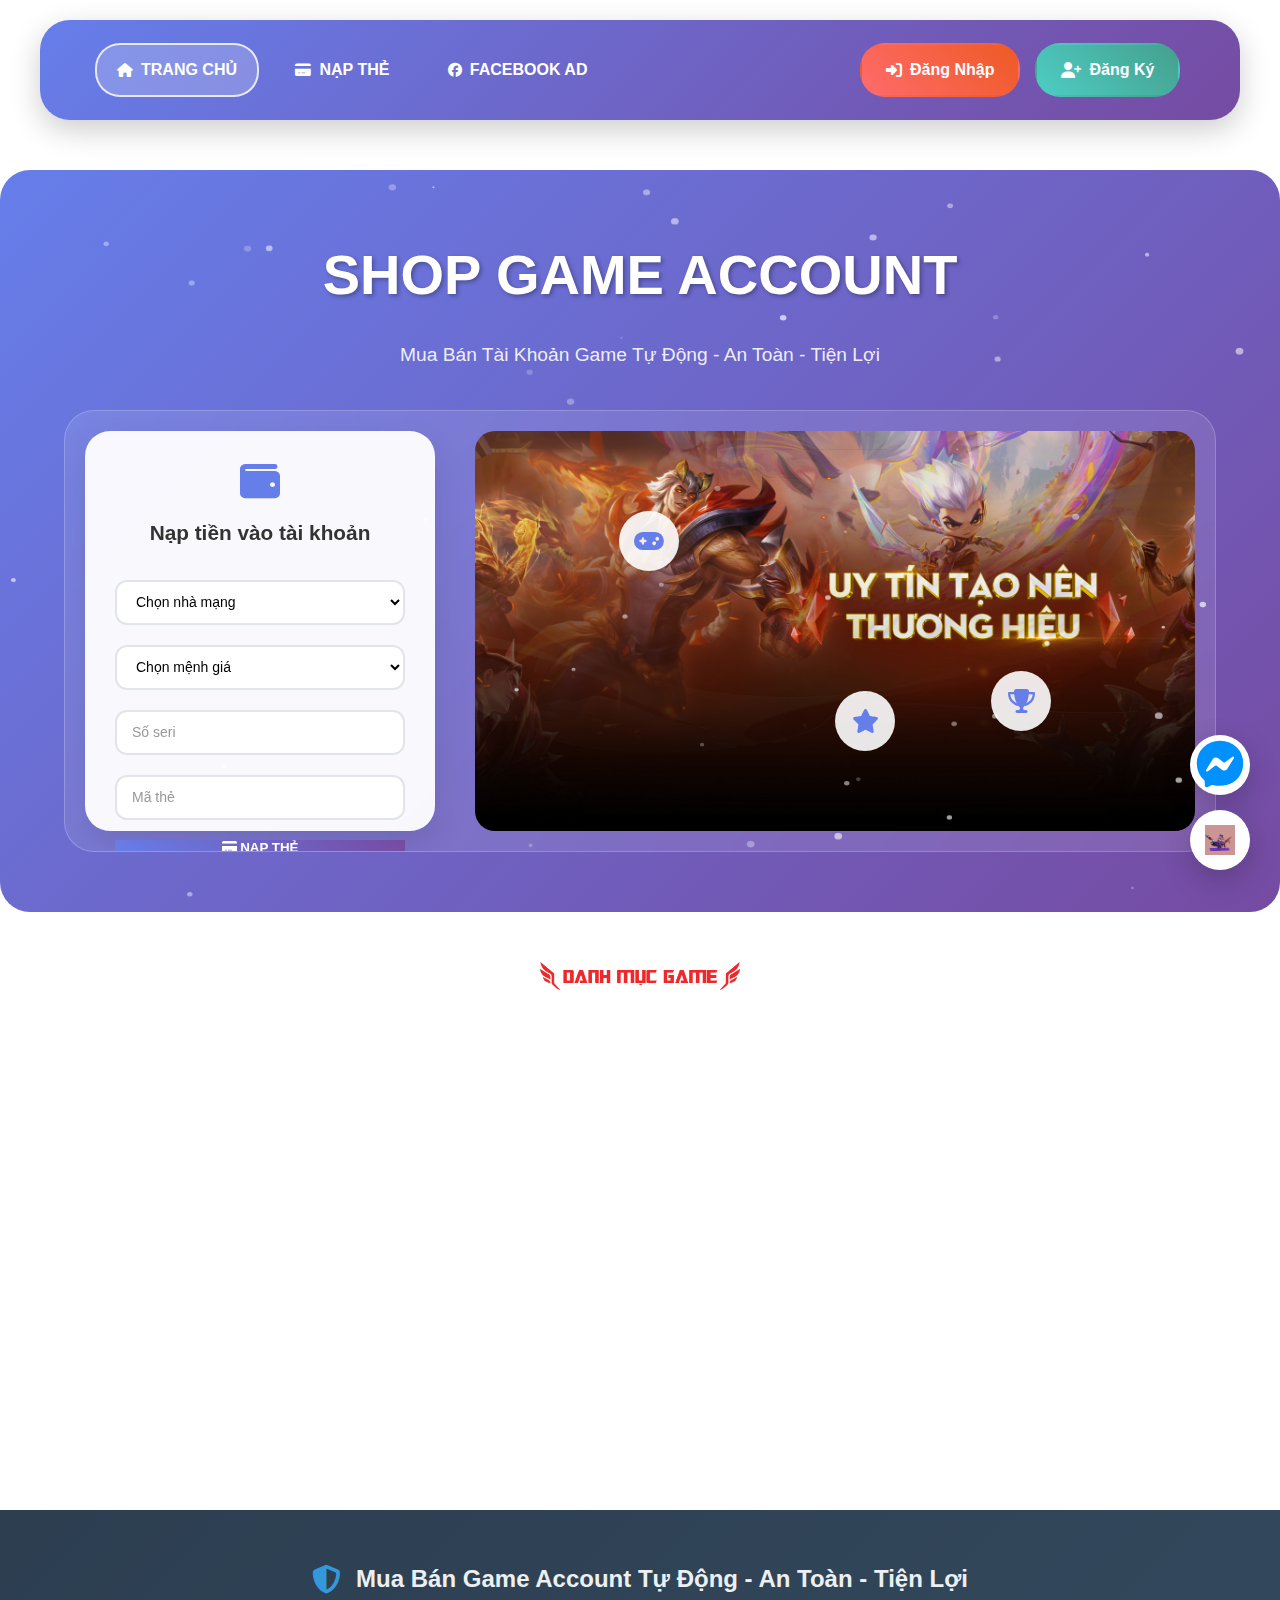
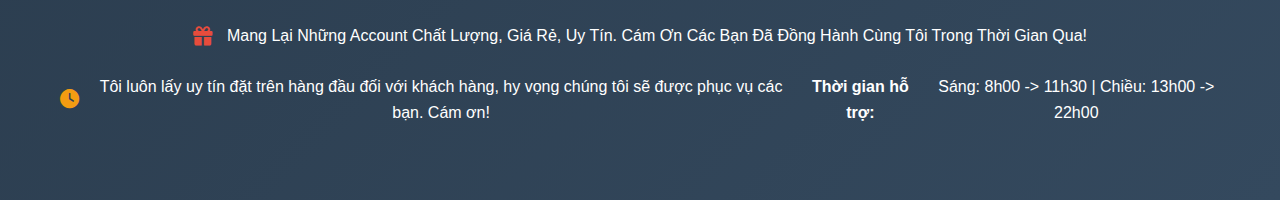
<file: index.html>
<!DOCTYPE html>
<html lang="vi">
  <head>
    <meta charset="UTF-8" />
    <meta name="viewport" content="width=device-width, initial-scale=1.0" />
    <link
      rel="stylesheet"
      href="https://cdnjs.cloudflare.com/ajax/libs/font-awesome/6.5.2/css/all.min.css"
    />
    <link rel="stylesheet" href="/CSS/style-index.css" />
    <title>Shop Game Account - Mua Bán Tài Khoản Game Uy Tín</title>
  </head>
  <body class="container">
    <!-- Loading Animation -->
    <div class="loading-screen" id="loadingScreen">
      <div class="loading-spinner">
        <div class="spinner"></div>
        <p>Đang tải...</p>
      </div>
    </div>

    <!-- Header với animation -->
    <header class="header-animated">
      <div class="header1">
        <nav>
          <a href="/index.html" class="nav-link active">
            <i class="fas fa-home"></i> Trang Chủ
          </a>
          <a href="/HTMLS/napthe.html" class="nav-link">
            <i class="fas fa-credit-card"></i> Nạp Thẻ
          </a>
          <a
            href="https://www.facebook.com/vpyy173"
            target="_blank"
            class="nav-link facebook-link"
          >
            <i class="fab fa-facebook"></i> Facebook AD
          </a>
        </nav>
      </div>
      <div class="header2">
        <a class="login-btn" href="/HTMLS/login.html">
          <i class="fas fa-sign-in-alt"></i> Đăng Nhập
        </a>
        <a class="register-btn" href="/HTMLS/register.html">
          <i class="fas fa-user-plus"></i> Đăng Ký
        </a>
      </div>
    </header>

    <div class="container">
      <!-- Hero Section với animation -->
      <div class="big1 hero-section">
        <div class="hero-content">
          <h1 class="hero-title">SHOP GAME ACCOUNT</h1>
          <p class="hero-subtitle">
            Mua Bán Tài Khoản Game Tự Động - An Toàn - Tiện Lợi
          </p>
        </div>
        <div class="big2 card-container">
          <div class="box1 napthe-card">
            <div class="card-header">
              <i class="fas fa-wallet"></i>
              <p>Nạp tiền vào tài khoản</p>
            </div>
            <form action="" class="napthe-form">
              <div class="form-group">
                <select class="nt nt1" name="nt" required>
                  <option value="">Chọn nhà mạng</option>
                  <option value="1">Viettel</option>
                  <option value="2">Mobiphone</option>
                  <option value="3">Vinaphone</option>
                  <option value="4">Garena</option>
                  <option value="5">Zing</option>
                </select>
              </div>
              <div class="form-group">
                <select class="nt nt3" name="nt" required>
                  <option value="">Chọn mệnh giá</option>
                  <option value="2">20,000 VND</option>
                  <option value="3">50,000 VND</option>
                  <option value="4">100,000 VND</option>
                  <option value="5">200,000 VND</option>
                  <option value="6">500,000 VND</option>
                </select>
              </div>
              <div class="form-group">
                <input
                  class="nt"
                  name="serial"
                  maxlength="16"
                  placeholder="Số seri"
                  required
                />
              </div>
              <div class="form-group">
                <input
                  class="nt"
                  name="mathe"
                  maxlength="16"
                  placeholder="Mã thẻ"
                  required
                />
              </div>
              <button class="nt2 submit-btn" type="submit">
                <i class="fas fa-credit-card"></i> NẠP THẺ
              </button>
            </form>
          </div>
          <div class="box2 hero-image">
            <div class="floating-elements">
              <div class="floating-icon" style="--delay: 0s">
                <i class="fas fa-gamepad"></i>
              </div>
              <div class="floating-icon" style="--delay: 1s">
                <i class="fas fa-trophy"></i>
              </div>
              <div class="floating-icon" style="--delay: 2s">
                <i class="fas fa-star"></i>
              </div>
            </div>
          </div>
        </div>
      </div>

      <!-- Game Accounts Section -->
      <div class="big3 game-accounts">
        <div class="dmg">
          <img src="/IMAGES/dmg.png" alt="dmg" class="dmg-image" />
        </div>
        <main class="big4">
          <div class="box3">
            <div class="lq game-card" data-game="lienquan">
              <div class="game-card-header">
                <h2><i class="fas fa-sword"></i> ACCOUNT LIÊN QUÂN</h2>
              </div>
              <div class="small2 game-image">
                <img src="/IMAGES/alq.gif" alt="alq" class="game-img" />
                <div class="game-overlay">
                  <span class="play-btn"><i class="fas fa-play"></i></span>
                </div>
              </div>
              <div class="small3 game-stats">
                <div class="stat-item">
                  <i class="fas fa-users"></i>
                  <p>
                    Tài khoản hiện có: <span class="stat-number">3,260</span>
                  </p>
                </div>
                <div class="stat-item">
                  <i class="fas fa-shopping-cart"></i>
                  <p>
                    Tài khoản đã bán: <span class="stat-number">2,301</span>
                  </p>
                </div>
                <a href="/HTMLS/showacc.html" class="view-all-btn">
                  <i class="fas fa-eye"></i> Xem tất cả
                </a>
              </div>
            </div>

            <div class="tk game-card" data-game="truykich">
              <div class="game-card-header">
                <h2><i class="fas fa-crosshairs"></i> ACCOUNT TRUY KÍCH</h2>
              </div>
              <div class="small5 game-image">
                <img src="/IMAGES/atk.png" alt="atk" class="game-img" />
                <div class="game-overlay">
                  <span class="play-btn"><i class="fas fa-play"></i></span>
                </div>
              </div>
              <div class="small6 game-stats">
                <div class="stat-item">
                  <i class="fas fa-users"></i>
                  <p>
                    Tài khoản hiện có: <span class="stat-number">3,260</span>
                  </p>
                </div>
                <div class="stat-item">
                  <i class="fas fa-shopping-cart"></i>
                  <p>
                    Tài khoản đã bán: <span class="stat-number">2,301</span>
                  </p>
                </div>
                <a href="/HTMLS/showacc.html" class="view-all-btn">
                  <i class="fas fa-eye"></i> Xem tất cả
                </a>
              </div>
            </div>
          </div>

          <div class="box4">
            <div class="ff game-card" data-game="freefire">
              <div class="game-card-header">
                <h2><i class="fas fa-fire"></i> ACCOUNT FREEFIRE</h2>
              </div>
              <div class="small8 game-image">
                <img src="/IMAGES/aff.gif" alt="aff" class="game-img" />
                <div class="game-overlay">
                  <span class="play-btn"><i class="fas fa-play"></i></span>
                </div>
              </div>
              <div class="small9 game-stats">
                <div class="stat-item">
                  <i class="fas fa-users"></i>
                  <p>
                    Tài khoản hiện có: <span class="stat-number">3,260</span>
                  </p>
                </div>
                <div class="stat-item">
                  <i class="fas fa-shopping-cart"></i>
                  <p>
                    Tài khoản đã bán: <span class="stat-number">2,301</span>
                  </p>
                </div>
                <a href="/HTMLS/showacc.html" class="view-all-btn">
                  <i class="fas fa-eye"></i> Xem tất cả
                </a>
              </div>
            </div>

            <div class="lm game-card" data-game="lmht">
              <div class="game-card-header">
                <h2><i class="fas fa-crown"></i> ACCOUNT LMHT</h2>
              </div>
              <div class="small11 game-image">
                <img src="/IMAGES/alm.gif" alt="alm" class="game-img" />
                <div class="game-overlay">
                  <span class="play-btn"><i class="fas fa-play"></i></span>
                </div>
              </div>
              <div class="small12 game-stats">
                <div class="stat-item">
                  <i class="fas fa-users"></i>
                  <p>
                    Tài khoản hiện có: <span class="stat-number">3,260</span>
                  </p>
                </div>
                <div class="stat-item">
                  <i class="fas fa-shopping-cart"></i>
                  <p>
                    Tài khoản đã bán: <span class="stat-number">2,301</span>
                  </p>
                </div>
                <a href="/HTMLS/showacc.html" class="view-all-btn">
                  <i class="fas fa-eye"></i> Xem tất cả
                </a>
              </div>
            </div>
          </div>
        </main>
      </div>
    </div>

    <!-- Floating Action Buttons -->
    <div class="mes floating-actions">
      <a
        href="https://www.messenger.com/"
        target="_blank"
        class="messenger-btn"
      >
        <i class="fa-brands fa-facebook-messenger fa-2xl"></i>
        <span class="tooltip">Chat với chúng tôi</span>
      </a>
      <a href="index.html" class="home-btn">
        <img src="/IMAGES/tc.png" alt="trangchu" />
        <span class="tooltip">Về trang chủ</span>
      </a>
    </div>

    <!-- Footer với animation -->
    <footer class="footer-animated">
      <div class="footer-content">
        <div class="ft1">
          <i class="fas fa-shield-alt"></i>
          Mua Bán Game Account Tự Động - An Toàn - Tiện Lợi
        </div>
        <div class="ft2">
          <i class="fas fa-gift"></i>
          Mang Lại Những Account Chất Lượng, Giá Rẻ, Uy Tín. Cám Ơn Các Bạn Đã
          Đồng Hành Cùng Tôi Trong Thời Gian Qua!
        </div>
        <div class="ft3">
          <i class="fas fa-clock"></i>
          Tôi luôn lấy uy tín đặt trên hàng đầu đối với khách hàng, hy vọng
          chúng tôi sẽ được phục vụ các bạn. Cám ơn!
          <br />
          <strong>Thời gian hỗ trợ:</strong> Sáng: 8h00 -> 11h30 | Chiều: 13h00
          -> 22h00
        </div>
      </div>
    </footer>

    <!-- Scripts -->
    <script src="/JS/index.js"></script>
  </body>
</html>
</file>
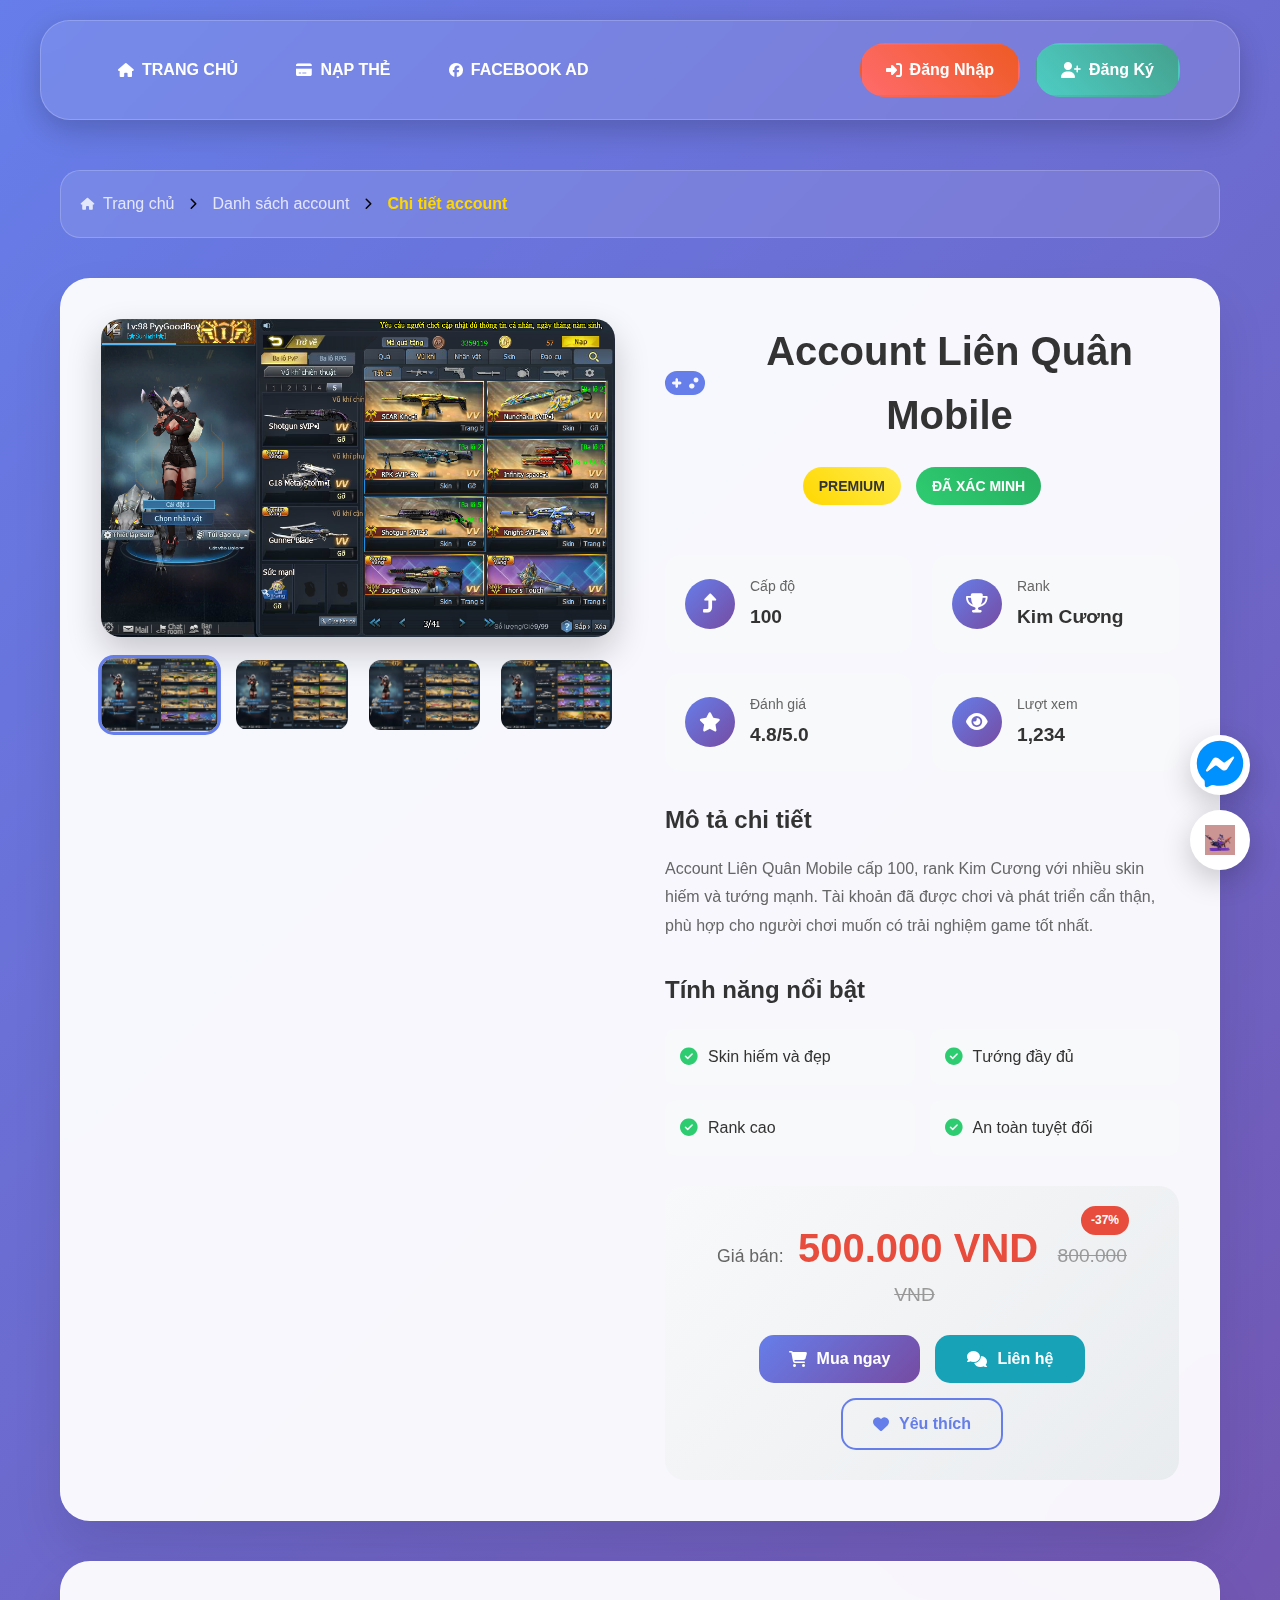
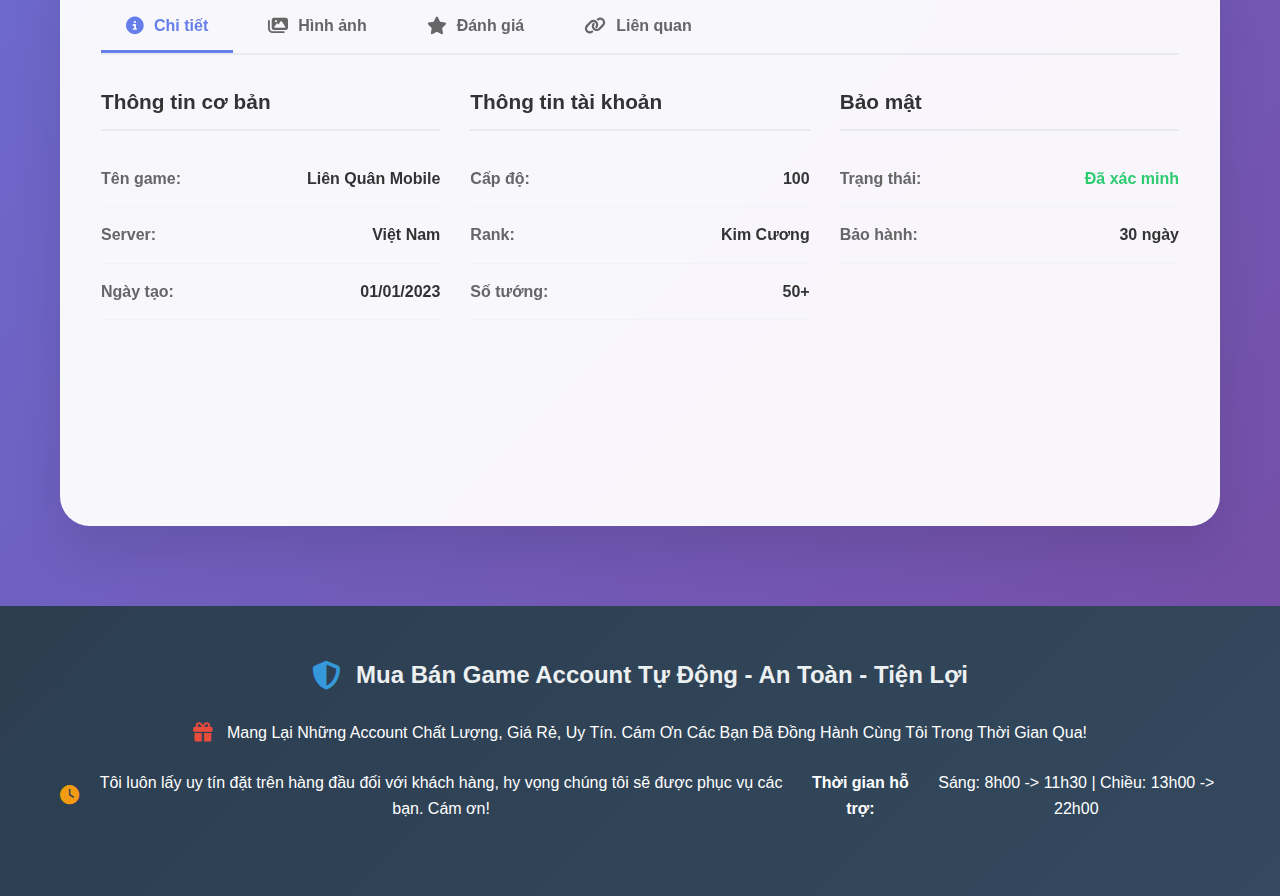
<file: HTMLS/acc.html>
<!DOCTYPE html>
<html lang="vi">
  <head>
    <meta charset="UTF-8" />
    <meta name="viewport" content="width=device-width, initial-scale=1.0" />
    <link
      rel="stylesheet"
      href="https://cdnjs.cloudflare.com/ajax/libs/font-awesome/6.5.2/css/all.min.css"
    />
    <link rel="stylesheet" href="/CSS/style-acc.css" />
    <title>Chi Tiết Account - Shop Game Account</title>
  </head>
  <body class="container">
    <!-- Loading Animation -->
    <div class="loading-screen" id="loadingScreen">
      <div class="loading-spinner">
        <div class="spinner"></div>
        <p>Đang tải...</p>
      </div>
    </div>

    <!-- Header với animation -->
    <header class="header-animated">
      <div class="header1">
        <nav>
          <a href="/index.html" class="nav-link">
            <i class="fas fa-home"></i> Trang Chủ
          </a>
          <a href="/HTMLS/napthe.html" class="nav-link">
            <i class="fas fa-credit-card"></i> Nạp Thẻ
          </a>
          <a
            href="https://www.facebook.com/vpyy173"
            target="_blank"
            class="nav-link facebook-link"
          >
            <i class="fab fa-facebook"></i> Facebook AD
          </a>
        </nav>
      </div>
      <div class="header2">
        <a class="login-btn" href="/HTMLS/login.html">
          <i class="fas fa-sign-in-alt"></i> Đăng Nhập
        </a>
        <a class="register-btn" href="/HTMLS/register.html">
          <i class="fas fa-user-plus"></i> Đăng Ký
        </a>
      </div>
    </header>

    <!-- Main Content -->
    <div class="main-container">
      <!-- Breadcrumb Navigation -->
      <div class="breadcrumb">
        <a href="/index.html" class="breadcrumb-item">
          <i class="fas fa-home"></i> Trang chủ
        </a>
        <i class="fas fa-chevron-right"></i>
        <a href="/HTMLS/showacc.html" class="breadcrumb-item"
          >Danh sách account</a
        >
        <i class="fas fa-chevron-right"></i>
        <span class="breadcrumb-item active">Chi tiết account</span>
      </div>

      <!-- Account Detail Section -->
      <div class="account-detail-section">
        <div class="detail-container">
          <!-- Account Images -->
          <div class="account-images">
            <div class="main-image">
              <img src="/IMAGES/ma1.png" alt="Account Main" id="mainImage" />
              <div class="image-overlay">
                <button class="zoom-btn" id="zoomBtn">
                  <i class="fas fa-search-plus"></i>
                </button>
              </div>
            </div>
            <div class="thumbnail-images">
              <div class="thumbnail active" data-image="/IMAGES/ma1.png">
                <img src="/IMAGES/ma1.png" alt="Thumbnail 1" />
              </div>
              <div class="thumbnail" data-image="/IMAGES/ma2.png">
                <img src="/IMAGES/ma2.png" alt="Thumbnail 2" />
              </div>
              <div class="thumbnail" data-image="/IMAGES/ma3.png">
                <img src="/IMAGES/ma3.png" alt="Thumbnail 3" />
              </div>
              <div class="thumbnail" data-image="/IMAGES/ma4.png">
                <img src="/IMAGES/ma4.png" alt="Thumbnail 4" />
              </div>
            </div>
          </div>

          <!-- Account Information -->
          <div class="account-info">
            <div class="info-header">
              <h1 class="account-title">
                <i class="fas fa-gamepad"></i> Account Liên Quân Mobile
              </h1>
              <div class="account-badge">
                <span class="badge premium">Premium</span>
                <span class="badge verified">Đã xác minh</span>
              </div>
            </div>

            <div class="account-stats">
              <div class="stat-item">
                <div class="stat-icon">
                  <i class="fas fa-level-up-alt"></i>
                </div>
                <div class="stat-content">
                  <span class="stat-label">Cấp độ</span>
                  <span class="stat-value">100</span>
                </div>
              </div>

              <div class="stat-item">
                <div class="stat-icon">
                  <i class="fas fa-trophy"></i>
                </div>
                <div class="stat-content">
                  <span class="stat-label">Rank</span>
                  <span class="stat-value">Kim Cương</span>
                </div>
              </div>

              <div class="stat-item">
                <div class="stat-icon">
                  <i class="fas fa-star"></i>
                </div>
                <div class="stat-content">
                  <span class="stat-label">Đánh giá</span>
                  <span class="stat-value">4.8/5.0</span>
                </div>
              </div>

              <div class="stat-item">
                <div class="stat-icon">
                  <i class="fas fa-eye"></i>
                </div>
                <div class="stat-content">
                  <span class="stat-label">Lượt xem</span>
                  <span class="stat-value">1,234</span>
                </div>
              </div>
            </div>

            <div class="account-description">
              <h3>Mô tả chi tiết</h3>
              <p>
                Account Liên Quân Mobile cấp 100, rank Kim Cương với nhiều skin
                hiếm và tướng mạnh. Tài khoản đã được chơi và phát triển cẩn
                thận, phù hợp cho người chơi muốn có trải nghiệm game tốt nhất.
              </p>
            </div>

            <div class="account-features">
              <h3>Tính năng nổi bật</h3>
              <div class="features-grid">
                <div class="feature-item">
                  <i class="fas fa-check-circle"></i>
                  <span>Skin hiếm và đẹp</span>
                </div>
                <div class="feature-item">
                  <i class="fas fa-check-circle"></i>
                  <span>Tướng đầy đủ</span>
                </div>
                <div class="feature-item">
                  <i class="fas fa-check-circle"></i>
                  <span>Rank cao</span>
                </div>
                <div class="feature-item">
                  <i class="fas fa-check-circle"></i>
                  <span>An toàn tuyệt đối</span>
                </div>
              </div>
            </div>

            <div class="account-price-section">
              <div class="price-info">
                <span class="price-label">Giá bán:</span>
                <span class="price-value">500.000 VND</span>
                <span class="price-original">800.000 VND</span>
                <span class="discount-badge">-37%</span>
              </div>

              <div class="action-buttons">
                <button class="btn-primary" id="buyBtn">
                  <i class="fas fa-shopping-cart"></i>
                  <span>Mua ngay</span>
                </button>
                <button class="btn-secondary" id="contactBtn">
                  <i class="fas fa-comments"></i>
                  <span>Liên hệ</span>
                </button>
                <button class="btn-outline" id="wishlistBtn">
                  <i class="fas fa-heart"></i>
                  <span>Yêu thích</span>
                </button>
              </div>
            </div>
          </div>
        </div>
      </div>

      <!-- Additional Information -->
      <div class="additional-info">
        <div class="info-tabs">
          <div class="tab-header">
            <button class="tab-btn active" data-tab="details">
              <i class="fas fa-info-circle"></i> Chi tiết
            </button>
            <button class="tab-btn" data-tab="screenshots">
              <i class="fas fa-images"></i> Hình ảnh
            </button>
            <button class="tab-btn" data-tab="reviews">
              <i class="fas fa-star"></i> Đánh giá
            </button>
            <button class="tab-btn" data-tab="related">
              <i class="fas fa-link"></i> Liên quan
            </button>
          </div>

          <div class="tab-content">
            <!-- Details Tab -->
            <div class="tab-pane active" id="details">
              <div class="details-grid">
                <div class="detail-group">
                  <h4>Thông tin cơ bản</h4>
                  <div class="detail-item">
                    <span class="detail-label">Tên game:</span>
                    <span class="detail-value">Liên Quân Mobile</span>
                  </div>
                  <div class="detail-item">
                    <span class="detail-label">Server:</span>
                    <span class="detail-value">Việt Nam</span>
                  </div>
                  <div class="detail-item">
                    <span class="detail-label">Ngày tạo:</span>
                    <span class="detail-value">01/01/2023</span>
                  </div>
                </div>

                <div class="detail-group">
                  <h4>Thông tin tài khoản</h4>
                  <div class="detail-item">
                    <span class="detail-label">Cấp độ:</span>
                    <span class="detail-value">100</span>
                  </div>
                  <div class="detail-item">
                    <span class="detail-label">Rank:</span>
                    <span class="detail-value">Kim Cương</span>
                  </div>
                  <div class="detail-item">
                    <span class="detail-label">Số tướng:</span>
                    <span class="detail-value">50+</span>
                  </div>
                </div>

                <div class="detail-group">
                  <h4>Bảo mật</h4>
                  <div class="detail-item">
                    <span class="detail-label">Trạng thái:</span>
                    <span class="detail-value verified">Đã xác minh</span>
                  </div>
                  <div class="detail-item">
                    <span class="detail-label">Bảo hành:</span>
                    <span class="detail-value">30 ngày</span>
                  </div>
                </div>
              </div>
            </div>

            <!-- Screenshots Tab -->
            <div class="tab-pane" id="screenshots">
              <div class="screenshots-grid">
                <div class="screenshot-item">
                  <img src="/IMAGES/ma1.png" alt="Screenshot 1" />
                </div>
                <div class="screenshot-item">
                  <img src="/IMAGES/ma2.png" alt="Screenshot 2" />
                </div>
                <div class="screenshot-item">
                  <img src="/IMAGES/ma3.png" alt="Screenshot 3" />
                </div>
                <div class="screenshot-item">
                  <img src="/IMAGES/ma4.png" alt="Screenshot 4" />
                </div>
              </div>
            </div>

            <!-- Reviews Tab -->
            <div class="tab-pane" id="reviews">
              <div class="reviews-container">
                <div class="review-summary">
                  <div class="rating-overview">
                    <div class="overall-rating">
                      <span class="rating-number">4.8</span>
                      <div class="rating-stars">
                        <i class="fas fa-star"></i>
                        <i class="fas fa-star"></i>
                        <i class="fas fa-star"></i>
                        <i class="fas fa-star"></i>
                        <i class="fas fa-star-half-alt"></i>
                      </div>
                      <span class="total-reviews">Dựa trên 156 đánh giá</span>
                    </div>
                  </div>
                </div>

                <div class="review-list">
                  <div class="review-item">
                    <div class="review-header">
                      <div class="reviewer-info">
                        <img
                          src="/IMAGES/aff.gif"
                          alt="Reviewer"
                          class="reviewer-avatar"
                        />
                        <span class="reviewer-name">Nguyễn Văn A</span>
                      </div>
                      <div class="review-rating">
                        <i class="fas fa-star"></i>
                        <i class="fas fa-star"></i>
                        <i class="fas fa-star"></i>
                        <i class="fas fa-star"></i>
                        <i class="fas fa-star"></i>
                      </div>
                    </div>
                    <p class="review-text">
                      Account rất tốt, rank cao và skin đẹp. Giao dịch nhanh
                      chóng, an toàn. Rất hài lòng!
                    </p>
                    <span class="review-date">2 ngày trước</span>
                  </div>

                  <div class="review-item">
                    <div class="review-header">
                      <div class="reviewer-info">
                        <img
                          src="/IMAGES/alm.gif"
                          alt="Reviewer"
                          class="reviewer-avatar"
                        />
                        <span class="reviewer-name">Trần Thị B</span>
                      </div>
                      <div class="review-rating">
                        <i class="fas fa-star"></i>
                        <i class="fas fa-star"></i>
                        <i class="fas fa-star"></i>
                        <i class="fas fa-star"></i>
                        <i class="far fa-star"></i>
                      </div>
                    </div>
                    <p class="review-text">
                      Tài khoản đúng như mô tả, giao dịch thuận tiện. Sẽ mua
                      lại!
                    </p>
                    <span class="review-date">1 tuần trước</span>
                  </div>
                </div>
              </div>
            </div>

            <!-- Related Tab -->
            <div class="tab-pane" id="related">
              <div class="related-accounts">
                <h4>Account tương tự</h4>
                <div class="related-grid">
                  <div class="related-card">
                    <img src="/IMAGES/ma2.png" alt="Related Account 1" />
                    <div class="related-info">
                      <span class="related-title">Account LQ Cấp 95</span>
                      <span class="related-price">450.000 VND</span>
                    </div>
                  </div>
                  <div class="related-card">
                    <img src="/IMAGES/ma3.png" alt="Related Account 2" />
                    <div class="related-info">
                      <span class="related-title">Account LQ Cấp 98</span>
                      <span class="related-price">480.000 VND</span>
                    </div>
                  </div>
                  <div class="related-card">
                    <img src="/IMAGES/ma4.png" alt="Related Account 3" />
                    <div class="related-info">
                      <span class="related-title">Account LQ Cấp 92</span>
                      <span class="related-price">420.000 VND</span>
                    </div>
                  </div>
                </div>
              </div>
            </div>
          </div>
        </div>
      </div>
    </div>

    <!-- Floating Action Buttons -->
    <div class="mes floating-actions">
      <a
        href="https://www.messenger.com/"
        target="_blank"
        class="messenger-btn"
      >
        <i class="fa-brands fa-facebook-messenger fa-2xl"></i>
        <span class="tooltip">Chat với chúng tôi</span>
      </a>
      <a href="/index.html" class="home-btn">
        <img src="/IMAGES/tc.png" alt="trangchu" />
        <span class="tooltip">Về trang chủ</span>
      </a>
    </div>

    <!-- Footer với animation -->
    <footer class="footer-animated">
      <div class="footer-content">
        <div class="ft1">
          <i class="fas fa-shield-alt"></i>
          Mua Bán Game Account Tự Động - An Toàn - Tiện Lợi
        </div>
        <div class="ft2">
          <i class="fas fa-gift"></i>
          Mang Lại Những Account Chất Lượng, Giá Rẻ, Uy Tín. Cám Ơn Các Bạn Đã
          Đồng Hành Cùng Tôi Trong Thời Gian Qua!
        </div>
        <div class="ft3">
          <i class="fas fa-clock"></i>
          Tôi luôn lấy uy tín đặt trên hàng đầu đối với khách hàng, hy vọng
          chúng tôi sẽ được phục vụ các bạn. Cám ơn!
          <br />
          <strong>Thời gian hỗ trợ:</strong> Sáng: 8h00 -> 11h30 | Chiều: 13h00
          -> 22h00
        </div>
      </div>
    </footer>

    <!-- Scripts -->
    <script src="/JS/acc.js"></script>
  </body>
</html>
</file>
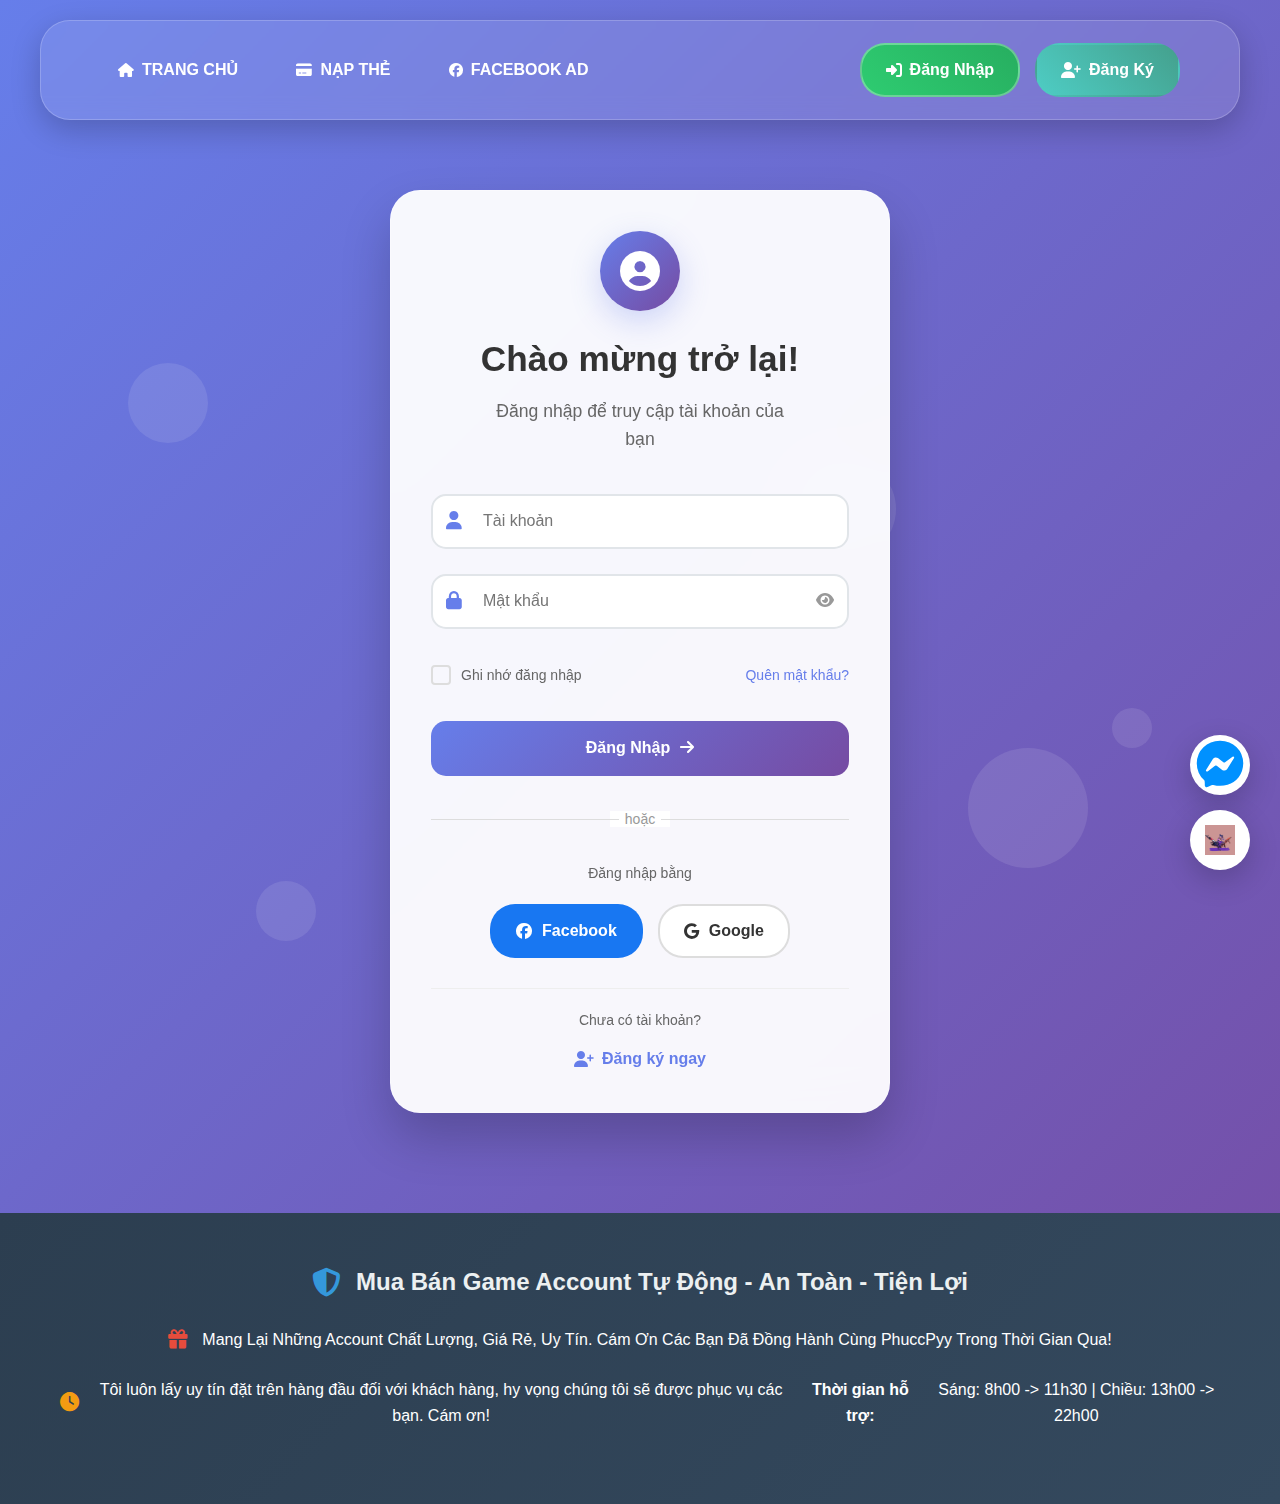
<file: HTMLS/login.html>
<!DOCTYPE html>
<html lang="vi">
  <head>
    <meta charset="UTF-8" />
    <meta name="viewport" content="width=device-width, initial-scale=1.0" />
    <link
      rel="stylesheet"
      href="https://cdnjs.cloudflare.com/ajax/libs/font-awesome/6.5.2/css/all.min.css"
    />
    <link rel="stylesheet" href="/CSS/style-login.css" />
    <title>Đăng nhập - Shop Game Account</title>
  </head>
  <body class="container">
    <!-- Loading Animation -->
    <div class="loading-screen" id="loadingScreen">
      <div class="loading-spinner">
        <div class="spinner"></div>
        <p>Đang tải...</p>
      </div>
    </div>

    <!-- Header với animation -->
    <header class="header-animated">
      <div class="header1">
        <nav>
          <a href="/index.html" class="nav-link">
            <i class="fas fa-home"></i> Trang Chủ
          </a>
          <a href="/HTMLS/napthe.html" class="nav-link">
            <i class="fas fa-credit-card"></i> Nạp Thẻ
          </a>
          <a
            href="https://www.facebook.com/vpyy173"
            target="_blank"
            class="nav-link facebook-link"
          >
            <i class="fab fa-facebook"></i> Facebook AD
          </a>
        </nav>
      </div>
      <div class="header2">
        <a class="login-btn active" href="/HTMLS/login.html">
          <i class="fas fa-sign-in-alt"></i> Đăng Nhập
        </a>
        <a class="register-btn" href="/HTMLS/register.html">
          <i class="fas fa-user-plus"></i> Đăng Ký
        </a>
      </div>
    </header>

    <!-- Main Content -->
    <div class="main-container">
      <!-- Background Animation -->
      <div class="background-animation">
        <div class="floating-shapes">
          <div class="shape shape-1"></div>
          <div class="shape shape-2"></div>
          <div class="shape shape-3"></div>
          <div class="shape shape-4"></div>
          <div class="shape shape-5"></div>
        </div>
      </div>

      <!-- Login Form Container -->
      <div class="big1 login-container">
        <div class="big2 form-wrapper">
          <!-- Welcome Section -->
          <div class="welcome-section">
            <div class="welcome-icon">
              <i class="fas fa-user-circle"></i>
            </div>
            <h1 class="welcome-title">Chào mừng trở lại!</h1>
            <p class="welcome-subtitle">
              Đăng nhập để truy cập tài khoản của bạn
            </p>
          </div>

          <!-- Login Form -->
          <div class="box1 login-form-container">
            <form action="" method="" class="login-form" id="loginForm">
              <div class="form-group">
                <div class="input-wrapper">
                  <i class="fa-solid fa-user input-icon"></i>
                  <input
                    class="tk form-input"
                    type="text"
                    name="tk"
                    id="tk"
                    maxlength="16"
                    placeholder="Tài khoản"
                    required
                  />
                  <div class="input-line"></div>
                </div>
              </div>

              <div class="form-group">
                <div class="input-wrapper">
                  <i class="fa-solid fa-lock input-icon"></i>
                  <input
                    class="mk form-input"
                    type="password"
                    name="mk"
                    id="mk"
                    maxlength="16"
                    placeholder="Mật khẩu"
                    required
                  />
                  <div class="input-line"></div>
                  <button
                    type="button"
                    class="toggle-password"
                    id="togglePassword"
                  >
                    <i class="fas fa-eye"></i>
                  </button>
                </div>
              </div>

              <div class="form-options">
                <label for="gn" class="checkbox-wrapper">
                  <input type="checkbox" name="gn" id="gn" />
                  <span class="checkmark"></span>
                  <span class="checkbox-text">Ghi nhớ đăng nhập</span>
                </label>
                <a href="#" class="forgot-password">Quên mật khẩu?</a>
              </div>

              <button type="submit" class="login-submit-btn">
                <span class="btn-text">Đăng Nhập</span>
                <span class="btn-icon"><i class="fas fa-arrow-right"></i></span>
              </button>
            </form>

            <!-- Divider -->
            <div class="divider">
              <span>hoặc</span>
            </div>

            <!-- Alternative Login Options -->
            <div class="box2 alternative-login">
              <p class="alternative-text">Đăng nhập bằng</p>
              <div class="social-buttons">
                <a
                  class="social-btn facebook-btn"
                  href="https://www.facebook.com/"
                  target="_blank"
                >
                  <i class="fa-brands fa-facebook"></i>
                  <span>Facebook</span>
                </a>
                <a
                  class="social-btn google-btn"
                  href="https://www.google.com"
                  target="_blank"
                >
                  <i class="fa-brands fa-google"></i>
                  <span>Google</span>
                </a>
              </div>
            </div>

            <!-- Register Link -->
            <div class="register-section">
              <p>Chưa có tài khoản?</p>
              <a class="register-link" href="/HTMLS/register.html">
                <i class="fas fa-user-plus"></i> Đăng ký ngay
              </a>
            </div>
          </div>
        </div>
      </div>
    </div>

    <!-- Floating Action Buttons -->
    <div class="mes floating-actions">
      <a
        href="https://www.messenger.com/"
        target="_blank"
        class="messenger-btn"
      >
        <i class="fa-brands fa-facebook-messenger fa-2xl"></i>
        <span class="tooltip">Chat với chúng tôi</span>
      </a>
      <a href="/index.html" class="home-btn">
        <img src="/IMAGES/tc.png" alt="trangchu" />
        <span class="tooltip">Về trang chủ</span>
      </a>
    </div>

    <!-- Footer với animation -->
    <footer class="footer-animated">
      <div class="footer-content">
        <div class="ft1">
          <i class="fas fa-shield-alt"></i>
          Mua Bán Game Account Tự Động - An Toàn - Tiện Lợi
        </div>
        <div class="ft2">
          <i class="fas fa-gift"></i>
          Mang Lại Những Account Chất Lượng, Giá Rẻ, Uy Tín. Cám Ơn Các Bạn Đã
          Đồng Hành Cùng PhuccPyy Trong Thời Gian Qua!
        </div>
        <div class="ft3">
          <i class="fas fa-clock"></i>
          Tôi luôn lấy uy tín đặt trên hàng đầu đối với khách hàng, hy vọng
          chúng tôi sẽ được phục vụ các bạn. Cám ơn!
          <br />
          <strong>Thời gian hỗ trợ:</strong> Sáng: 8h00 -> 11h30 | Chiều: 13h00
          -> 22h00
        </div>
      </div>
    </footer>

    <!-- Scripts -->
    <script src="/JS/login.js"></script>
  </body>
</html>
</file>
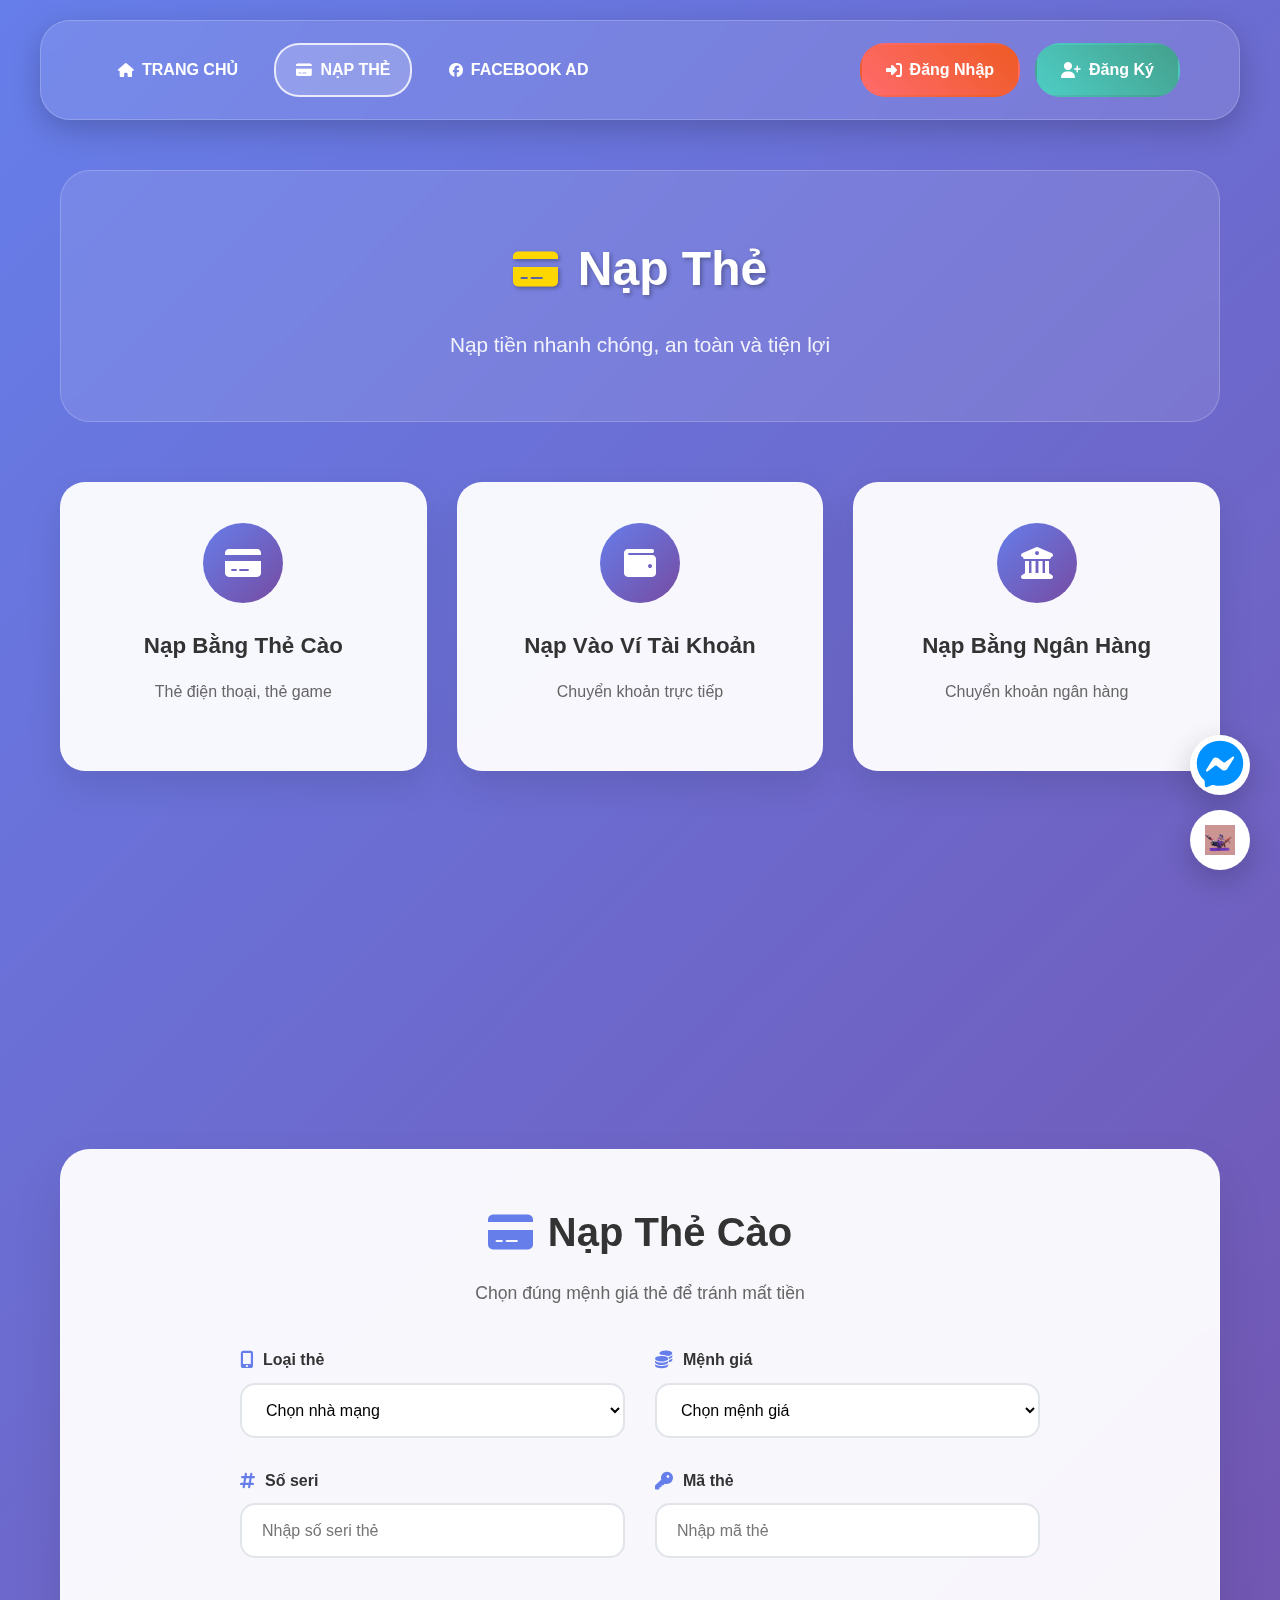
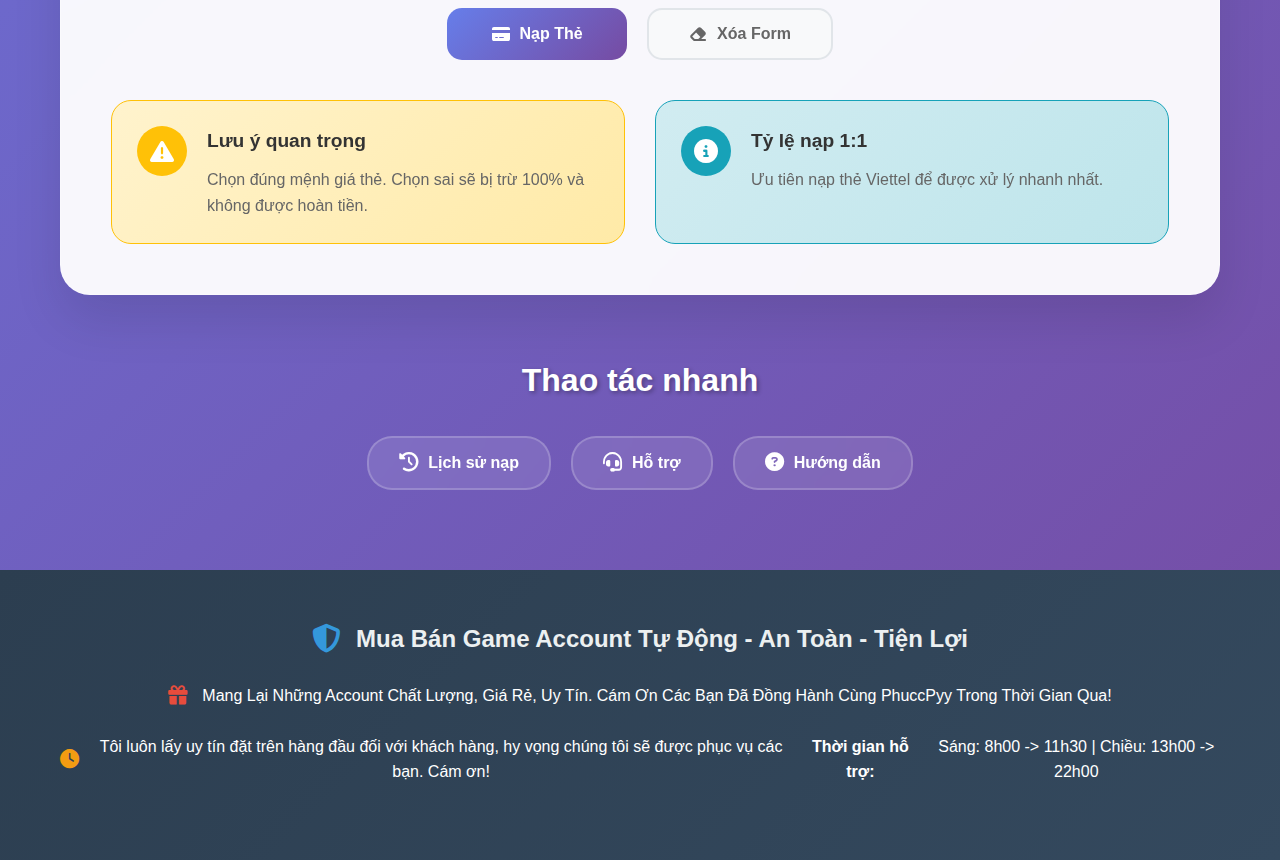
<file: HTMLS/napthe.html>
<!DOCTYPE html>
<html lang="vi">
  <head>
    <meta charset="UTF-8" />
    <meta name="viewport" content="width=device-width, initial-scale=1.0" />
    <link
      rel="stylesheet"
      href="https://cdnjs.cloudflare.com/ajax/libs/font-awesome/6.5.2/css/all.min.css"
    />
    <link rel="stylesheet" href="/CSS/style-napthe.css" />
    <title>Nạp Thẻ - Shop Game Account</title>
  </head>
  <body class="container">
    <!-- Loading Animation -->
    <div class="loading-screen" id="loadingScreen">
      <div class="loading-spinner">
        <div class="spinner"></div>
        <p>Đang tải...</p>
      </div>
    </div>

    <!-- Header với animation -->
    <header class="header-animated">
      <div class="header1">
        <nav>
          <a href="/index.html" class="nav-link">
            <i class="fas fa-home"></i> Trang Chủ
          </a>
          <a href="/HTMLS/napthe.html" class="nav-link active">
            <i class="fas fa-credit-card"></i> Nạp Thẻ
          </a>
          <a
            href="https://www.facebook.com/vpyy173"
            target="_blank"
            class="nav-link facebook-link"
          >
            <i class="fab fa-facebook"></i> Facebook AD
          </a>
        </nav>
      </div>
      <div class="header2">
        <a class="login-btn" href="/HTMLS/login.html">
          <i class="fas fa-sign-in-alt"></i> Đăng Nhập
        </a>
        <a class="register-btn" href="/HTMLS/register.html">
          <i class="fas fa-user-plus"></i> Đăng Ký
        </a>
      </div>
    </header>

    <!-- Main Content -->
    <div class="main-container">
      <!-- Hero Section -->
      <div class="hero-section">
        <div class="hero-content">
          <h1 class="hero-title"><i class="fas fa-credit-card"></i> Nạp Thẻ</h1>
          <p class="hero-subtitle">Nạp tiền nhanh chóng, an toàn và tiện lợi</p>
        </div>
      </div>

      <!-- Payment Methods Grid -->
      <div class="payment-methods">
        <div class="method-card" data-method="card">
          <div class="card-icon">
            <i class="fas fa-credit-card"></i>
          </div>
          <h3>Nạp Bằng Thẻ Cào</h3>
          <p>Thẻ điện thoại, thẻ game</p>
          <div class="card-overlay">
            <span class="method-btn">Chọn</span>
          </div>
        </div>

        <div class="method-card" data-method="wallet">
          <div class="card-icon">
            <i class="fas fa-wallet"></i>
          </div>
          <h3>Nạp Vào Ví Tài Khoản</h3>
          <p>Chuyển khoản trực tiếp</p>
          <div class="card-overlay">
            <span class="method-btn">Chọn</span>
          </div>
        </div>

        <div class="method-card" data-method="bank">
          <div class="card-icon">
            <i class="fas fa-university"></i>
          </div>
          <h3>Nạp Bằng Ngân Hàng</h3>
          <p>Chuyển khoản ngân hàng</p>
          <div class="card-overlay">
            <span class="method-btn">Chọn</span>
          </div>
        </div>

        <div class="method-card" data-method="purchased">
          <div class="card-icon">
            <i class="fas fa-shopping-bag"></i>
          </div>
          <h3>Tài Khoản Đã Mua</h3>
          <p>Xem lịch sử giao dịch</p>
          <div class="card-overlay">
            <span class="method-btn">Xem</span>
          </div>
        </div>

        <div class="method-card" data-method="installment">
          <div class="card-icon">
            <i class="fas fa-clock"></i>
          </div>
          <h3>Tài Khoản Trả Góp</h3>
          <p>Mua trả góp linh hoạt</p>
          <div class="card-overlay">
            <span class="method-btn">Xem</span>
          </div>
        </div>
      </div>

      <!-- Nạp Thẻ Form Section -->
      <div class="napthe-section">
        <div class="section-header">
          <h2><i class="fas fa-credit-card"></i> Nạp Thẻ Cào</h2>
          <p>Chọn đúng mệnh giá thẻ để tránh mất tiền</p>
        </div>

        <div class="form-container">
          <form action="" class="napthe-form" id="naptheForm">
            <div class="form-row">
              <div class="form-group">
                <label for="cardType">
                  <i class="fas fa-mobile-alt"></i> Loại thẻ
                </label>
                <select name="cardType" id="cardType" required>
                  <option value="">Chọn nhà mạng</option>
                  <option value="viettel">Viettel</option>
                  <option value="mobiphone">Mobiphone</option>
                  <option value="vinaphone">Vinaphone</option>
                  <option value="garena">Garena</option>
                  <option value="zing">Zing</option>
                </select>
              </div>

              <div class="form-group">
                <label for="cardValue">
                  <i class="fas fa-coins"></i> Mệnh giá
                </label>
                <select name="cardValue" id="cardValue" required>
                  <option value="">Chọn mệnh giá</option>
                  <option value="20000">20,000 VND</option>
                  <option value="50000">50,000 VND</option>
                  <option value="100000">100,000 VND</option>
                  <option value="200000">200,000 VND</option>
                  <option value="500000">500,000 VND</option>
                </select>
              </div>
            </div>

            <div class="form-row">
              <div class="form-group">
                <label for="serialNumber">
                  <i class="fas fa-hashtag"></i> Số seri
                </label>
                <input
                  type="text"
                  id="serialNumber"
                  name="serialNumber"
                  maxlength="16"
                  placeholder="Nhập số seri thẻ"
                  required
                />
              </div>

              <div class="form-group">
                <label for="cardCode">
                  <i class="fas fa-key"></i> Mã thẻ
                </label>
                <input
                  type="text"
                  id="cardCode"
                  name="cardCode"
                  maxlength="16"
                  placeholder="Nhập mã thẻ"
                  required
                />
              </div>
            </div>

            <div class="form-actions">
              <button type="submit" class="submit-btn">
                <i class="fas fa-credit-card"></i>
                <span>Nạp Thẻ</span>
              </button>
              <button type="button" class="clear-btn" id="clearBtn">
                <i class="fas fa-eraser"></i>
                <span>Xóa Form</span>
              </button>
            </div>
          </form>
        </div>

        <!-- Important Notes -->
        <div class="important-notes">
          <div class="note-card warning">
            <div class="note-icon">
              <i class="fas fa-exclamation-triangle"></i>
            </div>
            <div class="note-content">
              <h4>Lưu ý quan trọng</h4>
              <p>
                Chọn đúng mệnh giá thẻ. Chọn sai sẽ bị trừ 100% và không được
                hoàn tiền.
              </p>
            </div>
          </div>

          <div class="note-card info">
            <div class="note-icon">
              <i class="fas fa-info-circle"></i>
            </div>
            <div class="note-content">
              <h4>Tỷ lệ nạp 1:1</h4>
              <p>Ưu tiên nạp thẻ Viettel để được xử lý nhanh nhất.</p>
            </div>
          </div>
        </div>
      </div>

      <!-- Quick Actions -->
      <div class="quick-actions">
        <h3>Thao tác nhanh</h3>
        <div class="action-buttons">
          <button class="action-btn" data-action="history">
            <i class="fas fa-history"></i>
            <span>Lịch sử nạp</span>
          </button>
          <button class="action-btn" data-action="support">
            <i class="fas fa-headset"></i>
            <span>Hỗ trợ</span>
          </button>
          <button class="action-btn" data-action="guide">
            <i class="fas fa-question-circle"></i>
            <span>Hướng dẫn</span>
          </button>
        </div>
      </div>
    </div>

    <!-- Floating Action Buttons -->
    <div class="mes floating-actions">
      <a
        href="https://www.messenger.com/"
        target="_blank"
        class="messenger-btn"
      >
        <i class="fa-brands fa-facebook-messenger fa-2xl"></i>
        <span class="tooltip">Chat với chúng tôi</span>
      </a>
      <a href="/index.html" class="home-btn">
        <img src="/IMAGES/tc.png" alt="trangchu" />
        <span class="tooltip">Về trang chủ</span>
      </a>
    </div>

    <!-- Footer với animation -->
    <footer class="footer-animated">
      <div class="footer-content">
        <div class="ft1">
          <i class="fas fa-shield-alt"></i>
          Mua Bán Game Account Tự Động - An Toàn - Tiện Lợi
        </div>
        <div class="ft2">
          <i class="fas fa-gift"></i>
          Mang Lại Những Account Chất Lượng, Giá Rẻ, Uy Tín. Cám Ơn Các Bạn Đã
          Đồng Hành Cùng PhuccPyy Trong Thời Gian Qua!
        </div>
        <div class="ft3">
          <i class="fas fa-clock"></i>
          Tôi luôn lấy uy tín đặt trên hàng đầu đối với khách hàng, hy vọng
          chúng tôi sẽ được phục vụ các bạn. Cám ơn!
          <br />
          <strong>Thời gian hỗ trợ:</strong> Sáng: 8h00 -> 11h30 | Chiều: 13h00
          -> 22h00
        </div>
      </div>
    </footer>

    <!-- Scripts -->
    <script src="/JS/napthe.js"></script>
  </body>
</html>
</file>
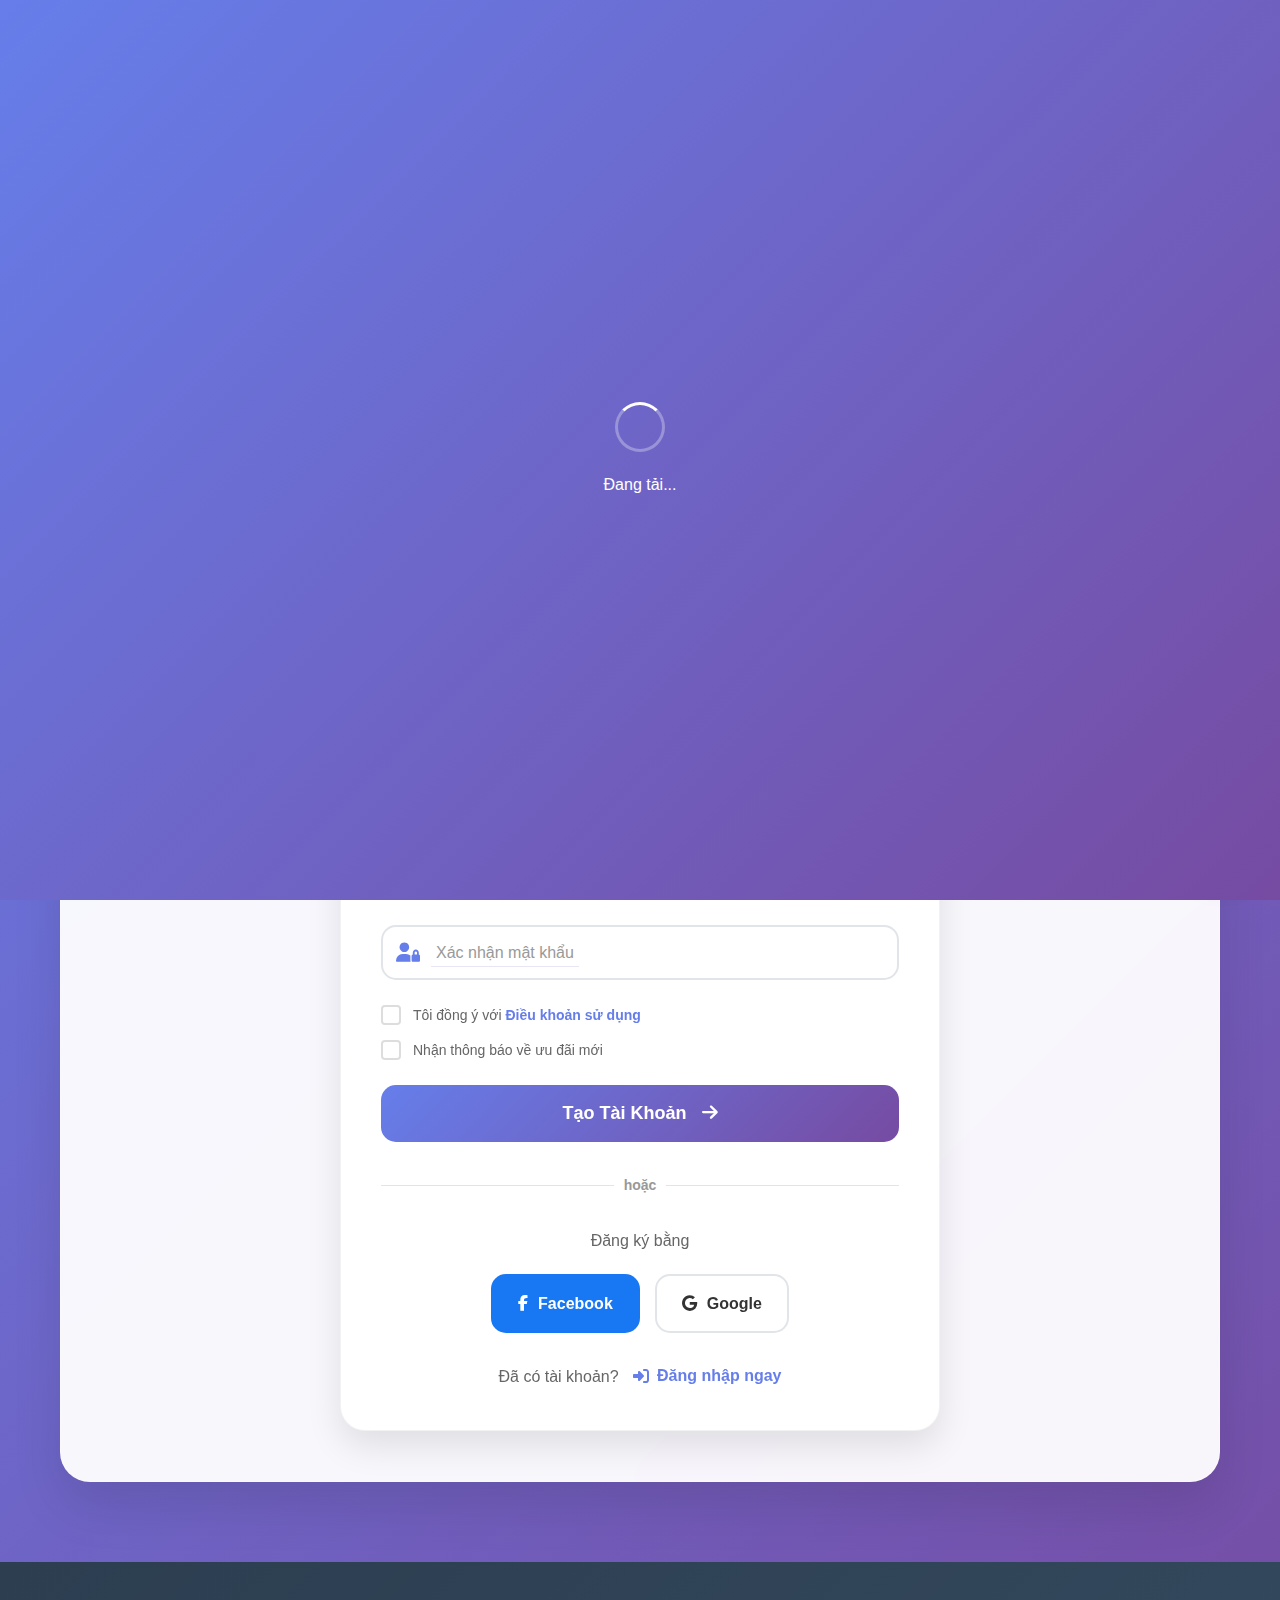
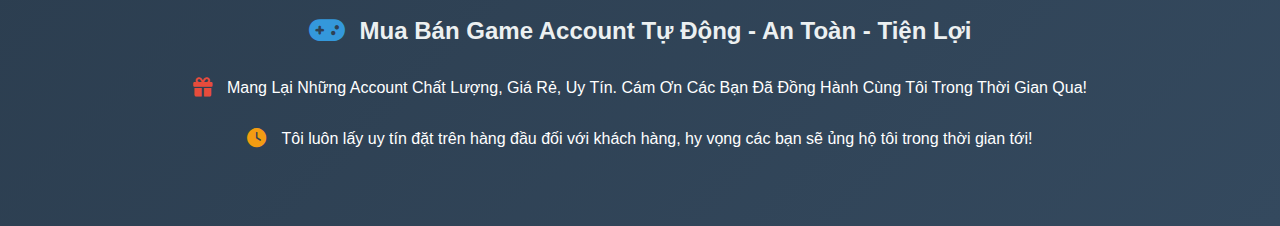
<file: HTMLS/register.html>
<!DOCTYPE html>
<html lang="vi">
  <head>
    <meta charset="UTF-8" />
    <meta name="viewport" content="width=device-width, initial-scale=1.0" />
    <link
      rel="stylesheet"
      href="https://cdnjs.cloudflare.com/ajax/libs/font-awesome/6.5.2/css/all.min.css"
    />
    <link rel="stylesheet" href="/CSS/style-register.css" />
    <title>Đăng Ký - Shop Game Account</title>
  </head>
  <body class="container">
    <!-- Loading Animation -->
    <div class="loading-screen" id="loadingScreen">
      <div class="loading-spinner">
        <div class="spinner"></div>
        <p>Đang tải...</p>
      </div>
    </div>

    <!-- Header với animation -->
    <header class="header-animated">
      <div class="header1">
        <nav>
          <a href="/index.html" class="nav-link">
            <i class="fas fa-home"></i> Trang Chủ
          </a>
          <a href="/HTMLS/napthe.html" class="nav-link">
            <i class="fas fa-credit-card"></i> Nạp Thẻ
          </a>
          <a
            href="https://www.facebook.com/vpyy173"
            target="_blank"
            class="nav-link facebook-link"
          >
            <i class="fab fa-facebook"></i> Facebook AD
          </a>
        </nav>
      </div>
      <div class="header2">
        <a class="login-btn" href="/HTMLS/login.html">
          <i class="fas fa-sign-in-alt"></i> Đăng Nhập
        </a>
        <a class="register-btn active" href="/HTMLS/register.html">
          <i class="fas fa-user-plus"></i> Đăng Ký
        </a>
      </div>
    </header>

    <!-- Main Content -->
    <div class="main-container">
      <!-- Progress Bar -->
      <div class="progress-container">
        <div class="progress-bar">
          <div class="progress-fill" id="progressFill"></div>
        </div>
        <div class="progress-steps">
          <div class="step active" data-step="1">
            <i class="fas fa-user"></i>
            <span>Thông tin cơ bản</span>
          </div>
          <div class="step" data-step="2">
            <i class="fas fa-lock"></i>
            <span>Bảo mật</span>
          </div>
          <div class="step" data-step="3">
            <i class="fas fa-check"></i>
            <span>Xác nhận</span>
          </div>
        </div>
      </div>

      <!-- Register Form Container -->
      <div class="big1 register-container">
        <div class="big2 form-wrapper">
          <!-- Welcome Section -->
          <div class="welcome-section">
            <div class="welcome-icon">
              <i class="fas fa-user-plus"></i>
            </div>
            <h1 class="welcome-title">Tham gia cùng chúng tôi!</h1>
            <p class="welcome-subtitle">
              Tạo tài khoản để trải nghiệm dịch vụ tốt nhất
            </p>
            <div class="welcome-features">
              <div class="feature-item">
                <i class="fas fa-shield-alt"></i>
                <span>Bảo mật tuyệt đối</span>
              </div>
              <div class="feature-item">
                <i class="fas fa-bolt"></i>
                <span>Đăng ký nhanh chóng</span>
              </div>
              <div class="feature-item">
                <i class="fas fa-gift"></i>
                <span>Ưu đãi đặc biệt</span>
              </div>
            </div>
          </div>

          <!-- Register Form -->
          <div class="box1 register-form-container">
            <form action="" method="" class="register-form" id="registerForm">
              <div class="form-group">
                <div class="input-wrapper">
                  <i class="fa-solid fa-user input-icon"></i>
                  <input
                    class="tk form-input"
                    type="text"
                    name="tk"
                    id="tk"
                    maxlength="16"
                    placeholder="Tài khoản"
                    required
                  />
                  <label class="floating-label" for="tk">Tài khoản</label>
                  <div class="input-line"></div>
                  <div class="validation-icon">
                    <i class="fas fa-check-circle"></i>
                  </div>
                </div>
                <div class="error-message" id="username-error"></div>
              </div>

              <div class="form-group">
                <div class="input-wrapper">
                  <i class="fa-solid fa-lock input-icon"></i>
                  <input
                    class="mk form-input"
                    type="password"
                    name="mk"
                    id="mk"
                    maxlength="16"
                    placeholder="Mật khẩu"
                    required
                  />
                  <label class="floating-label" for="mk">Mật khẩu</label>
                  <div class="input-line"></div>
                  <button
                    type="button"
                    class="toggle-password"
                    id="togglePassword"
                  >
                    <i class="fas fa-eye"></i>
                  </button>
                  <div class="validation-icon">
                    <i class="fas fa-check-circle"></i>
                  </div>
                </div>
                <div class="error-message" id="password-error"></div>
              </div>

              <div class="form-group">
                <div class="input-wrapper">
                  <i class="fa-solid fa-user-lock input-icon"></i>
                  <input
                    class="dk form-input"
                    type="password"
                    name="dk"
                    id="dk"
                    maxlength="16"
                    placeholder="Xác nhận mật khẩu"
                    required
                  />
                  <label class="floating-label" for="dk"
                    >Xác nhận mật khẩu</label
                  >
                  <div class="input-line"></div>
                  <div class="validation-icon">
                    <i class="fas fa-check-circle"></i>
                  </div>
                </div>
                <div class="error-message" id="confirm-error"></div>
              </div>

              <div class="form-options">
                <label for="terms" class="checkbox-wrapper">
                  <input type="checkbox" name="terms" id="terms" required />
                  <span class="checkmark"></span>
                  <span class="checkbox-text">
                    Tôi đồng ý với
                    <a href="#" class="terms-link">Điều khoản sử dụng</a>
                  </span>
                </label>
                <label for="newsletter" class="checkbox-wrapper">
                  <input type="checkbox" name="newsletter" id="newsletter" />
                  <span class="checkmark"></span>
                  <span class="checkbox-text"
                    >Nhận thông báo về ưu đãi mới</span
                  >
                </label>
              </div>

              <button type="submit" class="register-submit-btn">
                <span class="btn-text">Tạo Tài Khoản</span>
                <span class="btn-icon"><i class="fas fa-arrow-right"></i></span>
                <div class="btn-loading">
                  <i class="fas fa-spinner fa-spin"></i>
                </div>
              </button>
            </form>

            <!-- Divider -->
            <div class="divider">
              <span>hoặc</span>
            </div>

            <!-- Alternative Register Options -->
            <div class="box2 alternative-register">
              <p class="alternative-text">Đăng ký bằng</p>
              <div class="social-buttons">
                <a
                  class="social-btn facebook-btn"
                  href="https://www.facebook.com/"
                  target="_blank"
                >
                  <i class="fab fa-facebook-f"></i>
                  <span>Facebook</span>
                </a>
                <a
                  class="social-btn google-btn"
                  href="https://accounts.google.com/"
                  target="_blank"
                >
                  <i class="fab fa-google"></i>
                  <span>Google</span>
                </a>
              </div>
            </div>

            <!-- Login Section -->
            <div class="login-section">
              <p>
                Đã có tài khoản?
                <a href="/HTMLS/login.html" class="login-link">
                  <i class="fas fa-sign-in-alt"></i> Đăng nhập ngay
                </a>
              </p>
            </div>
          </div>
        </div>
      </div>
    </div>

    <!-- Floating Actions -->
    <div class="floating-actions">
      <a
        href="https://www.messenger.com/"
        target="_blank"
        class="messenger-btn"
      >
        <i class="fab fa-facebook-messenger"></i>
        <span class="tooltip">Liên hệ qua Messenger</span>
      </a>
      <a href="/index.html" class="home-btn">
        <img src="/IMAGES/ubg.png" alt="Home" />
        <span class="tooltip">Về trang chủ</span>
      </a>
    </div>

    <!-- Footer -->
    <footer class="footer-animated">
      <div class="footer-content">
        <div class="ft1">
          <i class="fas fa-gamepad"></i>
          Mua Bán Game Account Tự Động - An Toàn - Tiện Lợi
        </div>
        <div class="ft2">
          <i class="fas fa-gift"></i>
          Mang Lại Những Account Chất Lượng, Giá Rẻ, Uy Tín. Cám Ơn Các Bạn Đã
          Đồng Hành Cùng Tôi Trong Thời Gian Qua!
        </div>
        <div class="ft3">
          <i class="fas fa-clock"></i>
          Tôi luôn lấy uy tín đặt trên hàng đầu đối với khách hàng, hy vọng các
          bạn sẽ ủng hộ tôi trong thời gian tới!
        </div>
      </div>
    </footer>

    <script src="/JS/register.js"></script>
  </body>
</html>
</file>
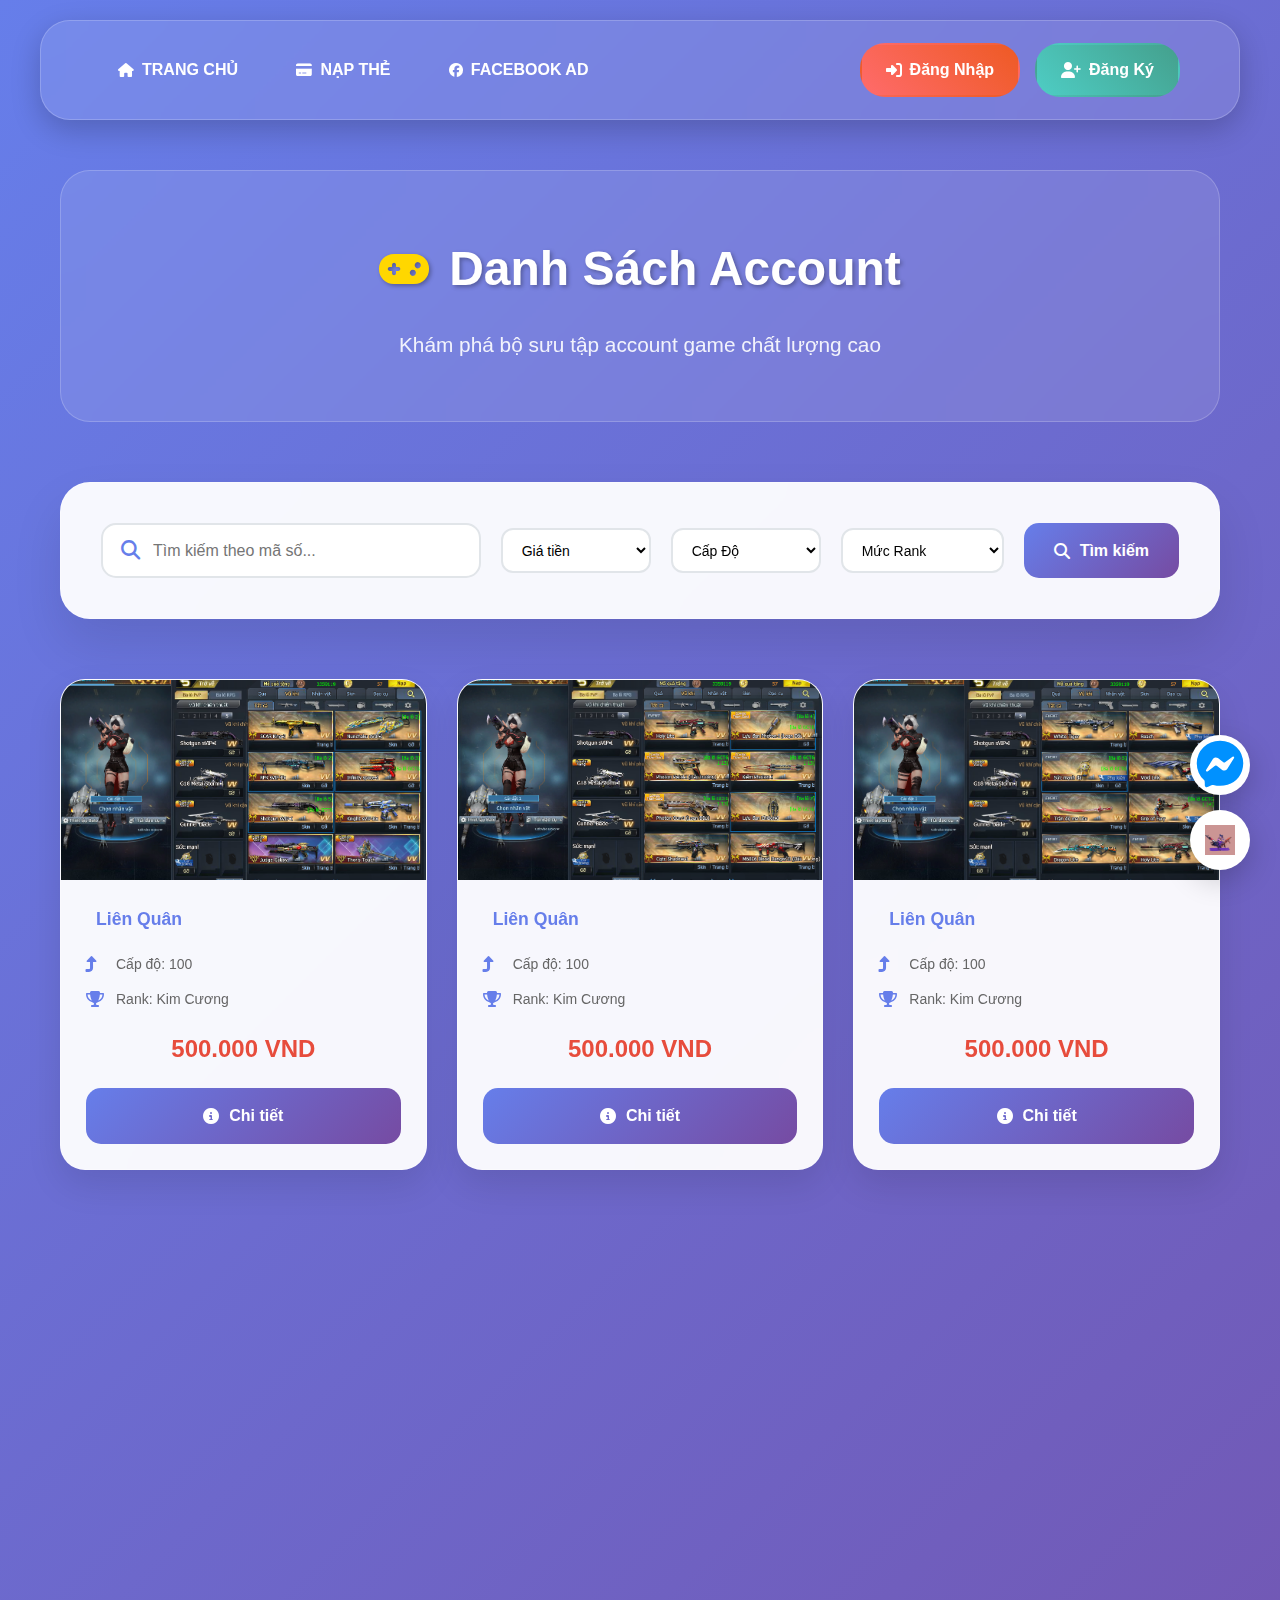
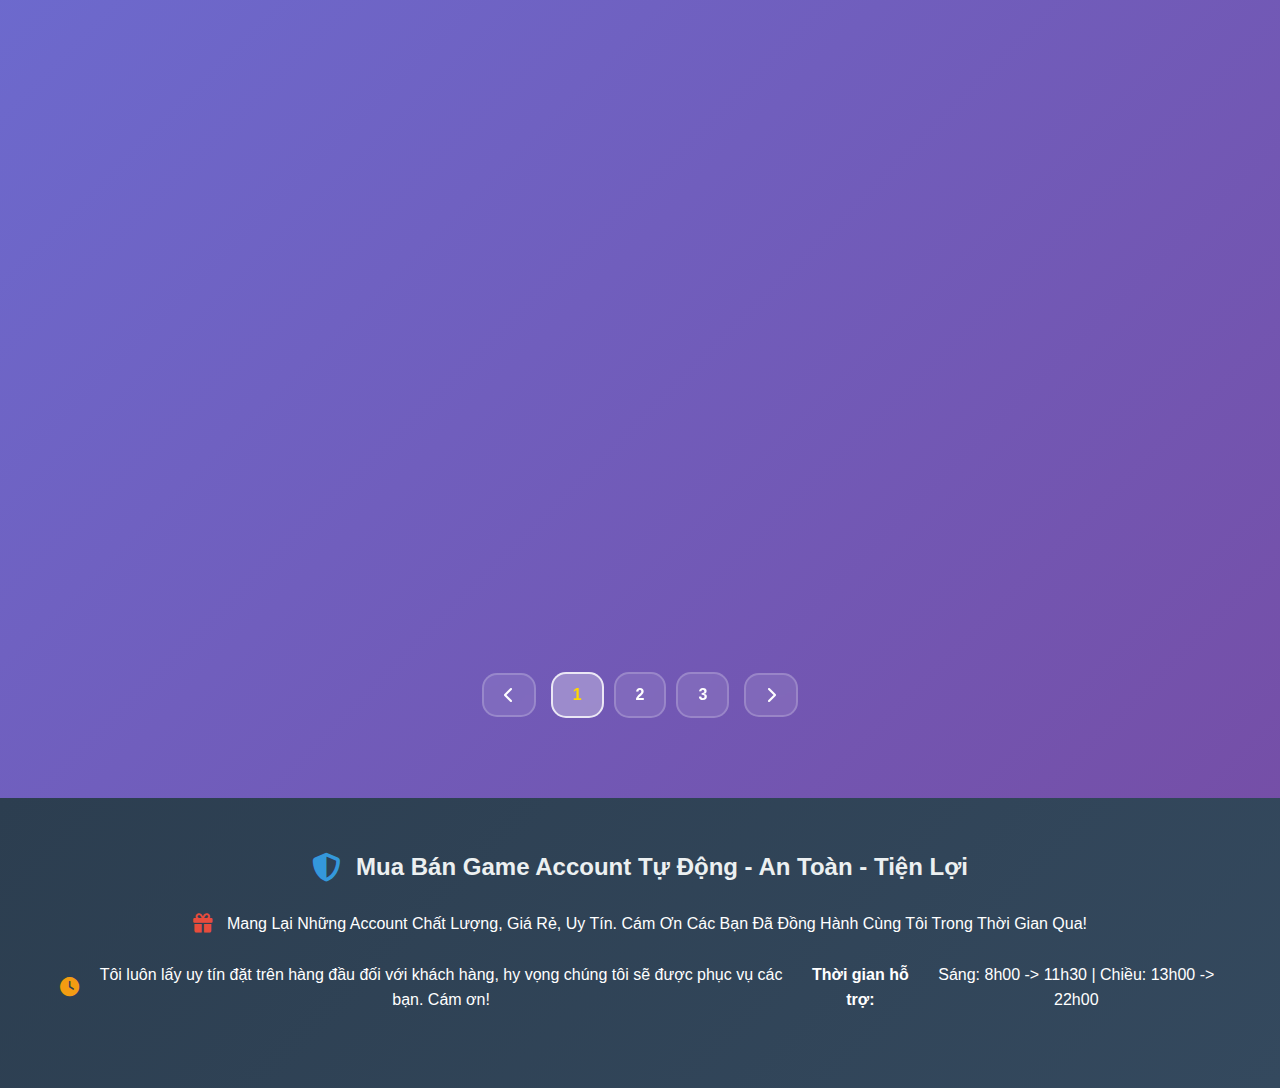
<file: HTMLS/showacc.html>
<!DOCTYPE html>
<html lang="vi">
  <head>
    <meta charset="UTF-8" />
    <meta name="viewport" content="width=device-width, initial-scale=1.0" />
    <link
      rel="stylesheet"
      href="https://cdnjs.cloudflare.com/ajax/libs/font-awesome/6.5.2/css/all.min.css"
    />
    <link rel="stylesheet" href="/CSS/style-showacc.css" />
    <title>Danh Sách Account - Shop Game Account</title>
  </head>
  <body class="container">
    <!-- Loading Animation -->
    <div class="loading-screen" id="loadingScreen">
      <div class="loading-spinner">
        <div class="spinner"></div>
        <p>Đang tải...</p>
      </div>
    </div>

    <!-- Header với animation -->
    <header class="header-animated">
      <div class="header1">
        <nav>
          <a href="/index.html" class="nav-link">
            <i class="fas fa-home"></i> Trang Chủ
          </a>
          <a href="/HTMLS/napthe.html" class="nav-link">
            <i class="fas fa-credit-card"></i> Nạp Thẻ
          </a>
          <a
            href="https://www.facebook.com/vpyy173"
            target="_blank"
            class="nav-link facebook-link"
          >
            <i class="fab fa-facebook"></i> Facebook AD
          </a>
        </nav>
      </div>
      <div class="header2">
        <a class="login-btn" href="/HTMLS/login.html">
          <i class="fas fa-sign-in-alt"></i> Đăng Nhập
        </a>
        <a class="register-btn" href="/HTMLS/register.html">
          <i class="fas fa-user-plus"></i> Đăng Ký
        </a>
      </div>
    </header>

    <!-- Main Content -->
    <div class="main-container">
      <!-- Hero Section -->
      <div class="hero-section">
        <div class="hero-content">
          <h1 class="hero-title">
            <i class="fas fa-gamepad"></i> Danh Sách Account
          </h1>
          <p class="hero-subtitle">
            Khám phá bộ sưu tập account game chất lượng cao
          </p>
        </div>
      </div>

      <!-- Filter Section -->
      <div class="filter-section">
        <div class="filter-container">
          <div class="search-box">
            <i class="fas fa-search"></i>
            <input
              type="text"
              id="searchInput"
              placeholder="Tìm kiếm theo mã số..."
            />
          </div>

          <div class="filter-group">
            <select id="priceFilter" class="filter-select">
              <option value="">Giá tiền</option>
              <option value="100-500">100k - 500k</option>
              <option value="500-1000">500k - 1000k</option>
              <option value="1000-3000">1000k - 3000k</option>
              <option value="3000-5000">3000k - 5000k</option>
            </select>
          </div>

          <div class="filter-group">
            <select id="levelFilter" class="filter-select">
              <option value="">Cấp Độ</option>
              <option value="10-20">Cấp 10 - 20</option>
              <option value="20-30">Cấp 20 - 30</option>
              <option value="30-40">Cấp 30 - 40</option>
              <option value="40-50">Cấp 40 - 50</option>
            </select>
          </div>

          <div class="filter-group">
            <select id="rankFilter" class="filter-select">
              <option value="">Mức Rank</option>
              <option value="gold">Rank Vàng</option>
              <option value="platinum">Rank Bạch Kim</option>
              <option value="diamond">Rank Kim Cương</option>
              <option value="master">Rank Cao Thủ</option>
            </select>
          </div>

          <button class="search-btn" id="searchBtn">
            <i class="fas fa-search"></i>
            <span>Tìm kiếm</span>
          </button>
        </div>
      </div>

      <!-- Account Grid -->
      <div class="accounts-grid">
        <!-- Account Card 1 -->
        <div class="account-card" data-game="lienquan">
          <div class="card-image">
            <img src="/IMAGES/ma1.png" alt="Account 1" class="account-img" />
            <div class="card-overlay">
              <div class="overlay-content">
                <span class="view-btn">
                  <i class="fas fa-eye"></i> Xem chi tiết
                </span>
              </div>
            </div>
          </div>
          <div class="card-info">
            <div class="game-type"><i class="fas fa-sword"></i> Liên Quân</div>
            <div class="account-stats">
              <div class="stat">
                <i class="fas fa-level-up-alt"></i>
                <span>Cấp độ: 100</span>
              </div>
              <div class="stat">
                <i class="fas fa-trophy"></i>
                <span>Rank: Kim Cương</span>
              </div>
            </div>
            <div class="account-price">
              <span class="price">500.000 VND</span>
            </div>
            <a href="/HTMLS/acc.html" class="detail-btn">
              <i class="fas fa-info-circle"></i> Chi tiết
            </a>
          </div>
        </div>

        <!-- Account Card 2 -->
        <div class="account-card" data-game="lienquan">
          <div class="card-image">
            <img src="/IMAGES/ma2.png" alt="Account 2" class="account-img" />
            <div class="card-overlay">
              <div class="overlay-content">
                <span class="view-btn">
                  <i class="fas fa-eye"></i> Xem chi tiết
                </span>
              </div>
            </div>
          </div>
          <div class="card-info">
            <div class="game-type"><i class="fas fa-sword"></i> Liên Quân</div>
            <div class="account-stats">
              <div class="stat">
                <i class="fas fa-level-up-alt"></i>
                <span>Cấp độ: 100</span>
              </div>
              <div class="stat">
                <i class="fas fa-trophy"></i>
                <span>Rank: Kim Cương</span>
              </div>
            </div>
            <div class="account-price">
              <span class="price">500.000 VND</span>
            </div>
            <a href="/HTMLS/acc.html" class="detail-btn">
              <i class="fas fa-info-circle"></i> Chi tiết
            </a>
          </div>
        </div>

        <!-- Account Card 3 -->
        <div class="account-card" data-game="lienquan">
          <div class="card-image">
            <img src="/IMAGES/ma3.png" alt="Account 3" class="account-img" />
            <div class="card-overlay">
              <div class="overlay-content">
                <span class="view-btn">
                  <i class="fas fa-eye"></i> Xem chi tiết
                </span>
              </div>
            </div>
          </div>
          <div class="card-info">
            <div class="game-type"><i class="fas fa-sword"></i> Liên Quân</div>
            <div class="account-stats">
              <div class="stat">
                <i class="fas fa-level-up-alt"></i>
                <span>Cấp độ: 100</span>
              </div>
              <div class="stat">
                <i class="fas fa-trophy"></i>
                <span>Rank: Kim Cương</span>
              </div>
            </div>
            <div class="account-price">
              <span class="price">500.000 VND</span>
            </div>
            <a href="/HTMLS/acc.html" class="detail-btn">
              <i class="fas fa-info-circle"></i> Chi tiết
            </a>
          </div>
        </div>

        <!-- Account Card 4 -->
        <div class="account-card" data-game="lienquan">
          <div class="card-image">
            <img src="/IMAGES/ma4.png" alt="Account 4" class="account-img" />
            <div class="card-overlay">
              <div class="overlay-content">
                <span class="view-btn">
                  <i class="fas fa-eye"></i> Xem chi tiết
                </span>
              </div>
            </div>
          </div>
          <div class="card-info">
            <div class="game-type"><i class="fas fa-sword"></i> Liên Quân</div>
            <div class="account-stats">
              <div class="stat">
                <i class="fas fa-level-up-alt"></i>
                <span>Cấp độ: 100</span>
              </div>
              <div class="stat">
                <i class="fas fa-trophy"></i>
                <span>Rank: Kim Cương</span>
              </div>
            </div>
            <div class="account-price">
              <span class="price">500.000 VND</span>
            </div>
            <a href="/HTMLS/acc.html" class="detail-btn">
              <i class="fas fa-info-circle"></i> Chi tiết
            </a>
          </div>
        </div>

        <!-- Account Card 5 -->
        <div class="account-card" data-game="freefire">
          <div class="card-image">
            <img src="/IMAGES/ma5.jpg" alt="Account 5" class="account-img" />
            <div class="card-overlay">
              <div class="overlay-content">
                <span class="view-btn">
                  <i class="fas fa-eye"></i> Xem chi tiết
                </span>
              </div>
            </div>
          </div>
          <div class="card-info">
            <div class="game-type"><i class="fas fa-fire"></i> Free Fire</div>
            <div class="account-stats">
              <div class="stat">
                <i class="fas fa-level-up-alt"></i>
                <span>Cấp độ: 30</span>
              </div>
              <div class="stat">
                <i class="fas fa-trophy"></i>
                <span>Rank: Chiến Tướng</span>
              </div>
            </div>
            <div class="account-price">
              <span class="price">999.000 VND</span>
            </div>
            <a href="/HTMLS/acc.html" class="detail-btn">
              <i class="fas fa-info-circle"></i> Chi tiết
            </a>
          </div>
        </div>

        <!-- Account Card 6 -->
        <div class="account-card" data-game="freefire">
          <div class="card-image">
            <img src="/IMAGES/ma6.jpg" alt="Account 6" class="account-img" />
            <div class="card-overlay">
              <div class="overlay-content">
                <span class="view-btn">
                  <i class="fas fa-eye"></i> Xem chi tiết
                </span>
              </div>
            </div>
          </div>
          <div class="card-info">
            <div class="game-type"><i class="fas fa-fire"></i> Free Fire</div>
            <div class="account-stats">
              <div class="stat">
                <i class="fas fa-level-up-alt"></i>
                <span>Cấp độ: 30</span>
              </div>
              <div class="stat">
                <i class="fas fa-trophy"></i>
                <span>Rank: Chiến Tướng</span>
              </div>
            </div>
            <div class="account-price">
              <span class="price">999.000 VND</span>
            </div>
            <a href="/HTMLS/acc.html" class="detail-btn">
              <i class="fas fa-info-circle"></i> Chi tiết
            </a>
          </div>
        </div>

        <!-- Account Card 7 -->
        <div class="account-card" data-game="freefire">
          <div class="card-image">
            <img src="/IMAGES/ma7.jpg" alt="Account 7" class="account-img" />
            <div class="card-overlay">
              <div class="overlay-content">
                <span class="view-btn">
                  <i class="fas fa-eye"></i> Xem chi tiết
                </span>
              </div>
            </div>
          </div>
          <div class="card-info">
            <div class="game-type"><i class="fas fa-fire"></i> Free Fire</div>
            <div class="account-stats">
              <div class="stat">
                <i class="fas fa-level-up-alt"></i>
                <span>Cấp độ: 30</span>
              </div>
              <div class="stat">
                <i class="fas fa-trophy"></i>
                <span>Rank: Chiến Tướng</span>
              </div>
            </div>
            <div class="account-price">
              <span class="price">999.000 VND</span>
            </div>
            <a href="/HTMLS/acc.html" class="detail-btn">
              <i class="fas fa-info-circle"></i> Chi tiết
            </a>
          </div>
        </div>

        <!-- Account Card 8 -->
        <div class="account-card" data-game="freefire">
          <div class="card-image">
            <img src="/IMAGES/ma8.jpg" alt="Account 8" class="account-img" />
            <div class="card-overlay">
              <div class="overlay-content">
                <span class="view-btn">
                  <i class="fas fa-eye"></i> Xem chi tiết
                </span>
              </div>
            </div>
          </div>
          <div class="card-info">
            <div class="game-type"><i class="fas fa-fire"></i> Free Fire</div>
            <div class="account-stats">
              <div class="stat">
                <i class="fas fa-level-up-alt"></i>
                <span>Cấp độ: 30</span>
              </div>
              <div class="stat">
                <i class="fas fa-trophy"></i>
                <span>Rank: Chiến Tướng</span>
              </div>
            </div>
            <div class="account-price">
              <span class="price">999.000 VND</span>
            </div>
            <a href="/HTMLS/acc.html" class="detail-btn">
              <i class="fas fa-info-circle"></i> Chi tiết
            </a>
          </div>
        </div>
      </div>

      <!-- Pagination -->
      <div class="pagination">
        <button class="page-btn" data-page="prev">
          <i class="fas fa-chevron-left"></i>
        </button>
        <div class="page-numbers">
          <button class="page-btn active" data-page="1">1</button>
          <button class="page-btn" data-page="2">2</button>
          <button class="page-btn" data-page="3">3</button>
        </div>
        <button class="page-btn" data-page="next">
          <i class="fas fa-chevron-right"></i>
        </button>
      </div>
    </div>

    <!-- Floating Action Buttons -->
    <div class="mes floating-actions">
      <a
        href="https://www.messenger.com/"
        target="_blank"
        class="messenger-btn"
      >
        <i class="fa-brands fa-facebook-messenger fa-2xl"></i>
        <span class="tooltip">Chat với chúng tôi</span>
      </a>
      <a href="/index.html" class="home-btn">
        <img src="/IMAGES/tc.png" alt="trangchu" />
        <span class="tooltip">Về trang chủ</span>
      </a>
    </div>

    <!-- Footer với animation -->
    <footer class="footer-animated">
      <div class="footer-content">
        <div class="ft1">
          <i class="fas fa-shield-alt"></i>
          Mua Bán Game Account Tự Động - An Toàn - Tiện Lợi
        </div>
        <div class="ft2">
          <i class="fas fa-gift"></i>
          Mang Lại Những Account Chất Lượng, Giá Rẻ, Uy Tín. Cám Ơn Các Bạn Đã
          Đồng Hành Cùng Tôi Trong Thời Gian Qua!
        </div>
        <div class="ft3">
          <i class="fas fa-clock"></i>
          Tôi luôn lấy uy tín đặt trên hàng đầu đối với khách hàng, hy vọng
          chúng tôi sẽ được phục vụ các bạn. Cám ơn!
          <br />
          <strong>Thời gian hỗ trợ:</strong> Sáng: 8h00 -> 11h30 | Chiều: 13h00
          -> 22h00
        </div>
      </div>
    </footer>

    <!-- Scripts -->
    <script src="/JS/showacc.js"></script>
  </body>
</html>
</file>
<file: CSS/style-index.css>
/* Reset và Base Styles */
* {
  margin: 0;
  padding: 0;
  box-sizing: border-box;
}

body {
  font-family: "Segoe UI", Tahoma, Geneva, Verdana, sans-serif;
  line-height: 1.6;
  overflow-x: hidden;
}

/* Loading Screen */
.loading-screen {
  position: fixed;
  top: 0;
  left: 0;
  width: 100%;
  height: 100%;
  background: linear-gradient(135deg, #667eea 0%, #764ba2 100%);
  display: flex;
  justify-content: center;
  align-items: center;
  z-index: 9999;
  transition: opacity 0.5s ease;
}

.loading-spinner {
  text-align: center;
  color: white;
}

.spinner {
  width: 50px;
  height: 50px;
  border: 3px solid rgba(255, 255, 255, 0.3);
  border-top: 3px solid white;
  border-radius: 50%;
  animation: spin 1s linear infinite;
  margin: 0 auto 20px;
}

@keyframes spin {
  0% {
    transform: rotate(0deg);
  }
  100% {
    transform: rotate(360deg);
  }
}

/* Header Styles */
.header-animated {
  display: flex;
  height: 100px;
  width: 100%;
  max-width: 1200px;
  margin: 20px auto 50px;
  justify-content: space-between;
  align-items: center;
  background: linear-gradient(135deg, #667eea 0%, #764ba2 100%);
  padding: 0 50px;
  border-radius: 30px;
  box-shadow: 0 10px 30px rgba(0, 0, 0, 0.2);
  animation: slideDown 0.8s ease-out;
}

@keyframes slideDown {
  from {
    transform: translateY(-100px);
    opacity: 0;
  }
  to {
    transform: translateY(0);
    opacity: 1;
  }
}

.header1 {
  width: 70%;
}

.header2 {
  width: 30%;
  display: flex;
  gap: 15px;
}

/* Navigation Links */
.nav-link {
  padding: 12px 20px;
  text-decoration: none;
  margin: 5px;
  font-size: 16px;
  font-weight: 600;
  color: #ffffff;
  border: 2px solid transparent;
  border-radius: 25px;
  text-transform: uppercase;
  transition: all 0.3s ease;
  display: inline-flex;
  align-items: center;
  gap: 8px;
}

.nav-link:hover {
  background: rgba(255, 255, 255, 0.2);
  border-color: rgba(255, 255, 255, 0.5);
  transform: translateY(-2px);
}

.nav-link.active {
  background: rgba(255, 255, 255, 0.2);
  border-color: rgba(255, 255, 255, 0.8);
}

.nav-link i {
  font-size: 14px;
}

/* Button Styles */
.login-btn,
.register-btn {
  padding: 12px 24px;
  color: #ffffff;
  border-radius: 25px;
  text-decoration: none;
  font-weight: 600;
  transition: all 0.3s ease;
  display: inline-flex;
  align-items: center;
  gap: 8px;
  border: 2px solid transparent;
}

.login-btn {
  background: linear-gradient(45deg, #ff6b6b, #ee5a24);
}

.register-btn {
  background: linear-gradient(45deg, #4ecdc4, #44a08d);
}

.login-btn:hover,
.register-btn:hover {
  transform: translateY(-3px);
  box-shadow: 0 10px 20px rgba(0, 0, 0, 0.2);
  border-color: rgba(255, 255, 255, 0.3);
}

/* Hero Section */
.hero-section {
  background: linear-gradient(135deg, #667eea 0%, #764ba2 100%);
  width: 100%;
  min-height: 500px;
  padding: 60px 0;
  border-radius: 30px;
  margin-bottom: 50px;
  position: relative;
  overflow: hidden;
}

.hero-content {
  text-align: center;
  margin-bottom: 40px;
  animation: fadeInUp 1s ease-out;
}

.hero-title {
  font-size: 3.5rem;
  font-weight: 800;
  color: white;
  margin-bottom: 20px;
  text-shadow: 2px 2px 4px rgba(0, 0, 0, 0.3);
}

.hero-subtitle {
  font-size: 1.2rem;
  color: rgba(255, 255, 255, 0.9);
  max-width: 600px;
  margin: 0 auto;
}

@keyframes fadeInUp {
  from {
    opacity: 0;
    transform: translateY(30px);
  }
  to {
    opacity: 1;
    transform: translateY(0);
  }
}

/* Card Container */
.card-container {
  background: rgba(255, 255, 255, 0.1);
  backdrop-filter: blur(10px);
  display: flex;
  width: 90%;
  max-width: 1200px;
  margin: 0 auto;
  min-height: 400px;
  border-radius: 30px;
  border: 1px solid rgba(255, 255, 255, 0.2);
  overflow: hidden;
}

/* Nạp thẻ Card */
.napthe-card {
  height: 400px;
  width: 350px;
  background: rgba(255, 255, 255, 0.95);
  border-radius: 25px;
  margin: 20px;
  padding: 30px;
  box-shadow: 0 15px 35px rgba(0, 0, 0, 0.1);
  transition: all 0.3s ease;
  animation: slideInLeft 1s ease-out;
}

.napthe-card:hover {
  transform: translateY(-10px);
  box-shadow: 0 25px 50px rgba(0, 0, 0, 0.2);
}

@keyframes slideInLeft {
  from {
    opacity: 0;
    transform: translateX(-50px);
  }
  to {
    opacity: 1;
    transform: translateX(0);
  }
}

.card-header {
  text-align: center;
  margin-bottom: 30px;
}

.card-header i {
  font-size: 2.5rem;
  color: #667eea;
  margin-bottom: 15px;
}

.card-header p {
  font-size: 1.3rem;
  font-weight: 600;
  color: #333;
  margin: 0;
}

/* Form Styles */
.napthe-form {
  display: flex;
  flex-direction: column;
  gap: 20px;
}

.form-group {
  position: relative;
}

.nt {
  width: 100%;
  height: 45px;
  padding: 0 15px;
  border: 2px solid #e1e5e9;
  border-radius: 12px;
  font-size: 14px;
  transition: all 0.3s ease;
  background: white;
}

.nt:focus {
  outline: none;
  border-color: #667eea;
  box-shadow: 0 0 0 3px rgba(102, 126, 234, 0.1);
}

.nt::placeholder {
  color: #999;
}

.submit-btn {
  background: linear-gradient(45deg, #667eea, #764ba2);
  color: white;
  border: none;
  font-weight: 600;
  cursor: pointer;
  transition: all 0.3s ease;
}

.submit-btn:hover {
  transform: translateY(-2px);
  box-shadow: 0 10px 20px rgba(102, 126, 234, 0.3);
}

/* Hero Image */
.hero-image {
  flex: 1;
  background: url(/IMAGES/bg.jpg);
  background-size: cover;
  background-position: center;
  border-radius: 20px;
  margin: 20px;
  position: relative;
  overflow: hidden;
  animation: slideInRight 1s ease-out;
}

@keyframes slideInRight {
  from {
    opacity: 0;
    transform: translateX(50px);
  }
  to {
    opacity: 1;
    transform: translateX(0);
  }
}

/* Floating Elements */
.floating-elements {
  position: absolute;
  top: 0;
  left: 0;
  width: 100%;
  height: 100%;
}

.floating-icon {
  position: absolute;
  width: 60px;
  height: 60px;
  background: rgba(255, 255, 255, 0.9);
  border-radius: 50%;
  display: flex;
  align-items: center;
  justify-content: center;
  font-size: 24px;
  color: #667eea;
  animation: float 3s ease-in-out infinite;
  animation-delay: var(--delay);
}

.floating-icon:nth-child(1) {
  top: 20%;
  left: 20%;
}
.floating-icon:nth-child(2) {
  top: 60%;
  right: 20%;
}
.floating-icon:nth-child(3) {
  bottom: 20%;
  left: 50%;
}

@keyframes float {
  0%,
  100% {
    transform: translateY(0px);
  }
  50% {
    transform: translateY(-20px);
  }
}

/* Game Accounts Section */
.game-accounts {
  margin: 50px 0;
}

.dmg-image {
  width: 100%;
  max-width: 200px;
  margin: 0 auto 30px;
  display: block;
  animation: bounce 2s ease-in-out infinite;
}

@keyframes bounce {
  0%,
  20%,
  50%,
  80%,
  100% {
    transform: translateY(0);
  }
  40% {
    transform: translateY(-10px);
  }
  60% {
    transform: translateY(-5px);
  }
}

.big4 {
  display: grid;
  grid-template-columns: 1fr 1fr;
  gap: 30px;
  max-width: 1200px;
  margin: 0 auto;
}

.box3,
.box4 {
  display: grid;
  grid-template-columns: 1fr 1fr;
  gap: 20px;
}

/* Game Cards */
.game-card {
  background: white;
  border-radius: 20px;
  padding: 25px;
  text-align: center;
  box-shadow: 0 10px 30px rgba(0, 0, 0, 0.1);
  transition: all 0.3s ease;
  opacity: 0;
  transform: translateY(30px);
  animation: fadeInUp 0.8s ease-out forwards;
}

.game-card.animate-in {
  opacity: 1;
  transform: translateY(0);
}

.game-card:hover {
  transform: translateY(-10px) scale(1.02);
  box-shadow: 0 20px 40px rgba(0, 0, 0, 0.15);
}

.game-card-header h2 {
  font-size: 1.1rem;
  color: #333;
  margin-bottom: 20px;
  display: flex;
  align-items: center;
  justify-content: center;
  gap: 10px;
}

.game-card-header i {
  color: #667eea;
}

/* Game Images */
.game-image {
  position: relative;
  margin-bottom: 20px;
  border-radius: 15px;
  overflow: hidden;
}

.game-img {
  width: 100%;
  height: 150px;
  object-fit: cover;
  transition: transform 0.3s ease;
}

.game-overlay {
  position: absolute;
  top: 0;
  left: 0;
  width: 100%;
  height: 100%;
  background: rgba(0, 0, 0, 0.5);
  display: flex;
  align-items: center;
  justify-content: center;
  opacity: 0;
  transition: opacity 0.3s ease;
}

.game-card:hover .game-overlay {
  opacity: 1;
}

.game-card:hover .game-img {
  transform: scale(1.1);
}

.play-btn {
  width: 50px;
  height: 50px;
  background: rgba(255, 255, 255, 0.9);
  border-radius: 50%;
  display: flex;
  align-items: center;
  justify-content: center;
  color: #667eea;
  font-size: 18px;
  cursor: pointer;
  transition: all 0.3s ease;
}

.play-btn:hover {
  background: white;
  transform: scale(1.1);
}

/* Game Stats */
.game-stats {
  display: flex;
  flex-direction: column;
  gap: 15px;
}

.stat-item {
  display: flex;
  align-items: center;
  gap: 10px;
  font-size: 14px;
  color: #666;
}

.stat-item i {
  color: #667eea;
  width: 20px;
}

.stat-number {
  font-weight: 600;
  color: #333;
}

.view-all-btn {
  background: linear-gradient(45deg, #667eea, #764ba2);
  color: white;
  padding: 12px 24px;
  border-radius: 25px;
  text-decoration: none;
  font-weight: 600;
  transition: all 0.3s ease;
  display: inline-flex;
  align-items: center;
  gap: 8px;
  margin-top: 10px;
}

.view-all-btn:hover {
  transform: translateY(-2px);
  box-shadow: 0 10px 20px rgba(102, 126, 234, 0.3);
}

/* Floating Actions */
.floating-actions {
  position: fixed;
  bottom: 30px;
  right: 30px;
  display: flex;
  flex-direction: column;
  gap: 15px;
  z-index: 1000;
}

.messenger-btn,
.home-btn {
  width: 60px;
  height: 60px;
  background: white;
  border-radius: 50%;
  display: flex;
  align-items: center;
  justify-content: center;
  box-shadow: 0 10px 30px rgba(0, 0, 0, 0.2);
  transition: all 0.3s ease;
  position: relative;
  text-decoration: none;
}

.messenger-btn {
  color: #0091ff;
  font-size: 24px;
}

.home-btn img {
  width: 30px;
  height: 30px;
}

.messenger-btn:hover,
.home-btn:hover {
  transform: translateY(-5px) scale(1.1);
  box-shadow: 0 15px 40px rgba(0, 0, 0, 0.3);
}

.tooltip {
  position: absolute;
  right: 70px;
  background: #333;
  color: white;
  padding: 8px 12px;
  border-radius: 6px;
  font-size: 12px;
  white-space: nowrap;
  opacity: 0;
  pointer-events: none;
  transition: opacity 0.3s ease;
}

.messenger-btn:hover .tooltip,
.home-btn:hover .tooltip {
  opacity: 1;
}

/* Footer */
.footer-animated {
  background: linear-gradient(135deg, #2c3e50, #34495e);
  color: white;
  padding: 50px 0;
  margin-top: 80px;
  animation: fadeInUp 1s ease-out;
}

.footer-content {
  max-width: 1200px;
  margin: 0 auto;
  text-align: center;
  padding: 0 20px;
}

.ft1,
.ft2,
.ft3 {
  margin-bottom: 25px;
  display: flex;
  align-items: center;
  justify-content: center;
  gap: 15px;
  font-size: 16px;
  line-height: 1.6;
}

.ft1 {
  font-size: 1.5rem;
  font-weight: 700;
  color: #ecf0f1;
}

.ft1 i {
  color: #3498db;
  font-size: 1.8rem;
}

.ft2 i {
  color: #e74c3c;
  font-size: 1.2rem;
}

.ft3 i {
  color: #f39c12;
  font-size: 1.2rem;
}

/* Responsive Design */
@media (max-width: 768px) {
  .header-animated {
    flex-direction: column;
    height: auto;
    padding: 20px;
    gap: 20px;
  }

  .header1,
  .header2 {
    width: 100%;
  }

  .hero-title {
    font-size: 2.5rem;
  }

  .card-container {
    flex-direction: column;
    width: 95%;
  }

  .napthe-card {
    width: 100%;
    margin: 20px 0;
  }

  .big4 {
    grid-template-columns: 1fr;
  }

  .box3,
  .box4 {
    grid-template-columns: 1fr;
  }

  .floating-actions {
    bottom: 20px;
    right: 20px;
  }
}

@media (max-width: 480px) {
  .hero-title {
    font-size: 2rem;
  }

  .nav-link {
    font-size: 14px;
    padding: 10px 15px;
  }

  .login-btn,
  .register-btn {
    padding: 10px 20px;
    font-size: 14px;
  }
}
</file>
<file: CSS/style-acc.css>
/* Reset và Base Styles */
* {
  margin: 0;
  padding: 0;
  box-sizing: border-box;
}

body {
  font-family: "Segoe UI", Tahoma, Geneva, Verdana, sans-serif;
  line-height: 1.6;
  overflow-x: hidden;
  background: linear-gradient(135deg, #667eea 0%, #764ba2 100%);
  min-height: 100vh;
}

/* Loading Screen */
.loading-screen {
  position: fixed;
  top: 0;
  left: 0;
  width: 100%;
  height: 100%;
  background: linear-gradient(135deg, #667eea 0%, #764ba2 100%);
  display: flex;
  justify-content: center;
  align-items: center;
  z-index: 9999;
  transition: opacity 0.5s ease;
}

.loading-spinner {
  text-align: center;
  color: white;
}

.spinner {
  width: 50px;
  height: 50px;
  border: 3px solid rgba(255, 255, 255, 0.3);
  border-top: 3px solid white;
  border-radius: 50%;
  animation: spin 1s linear infinite;
  margin: 0 auto 20px;
}

@keyframes spin {
  0% {
    transform: rotate(0deg);
  }
  100% {
    transform: rotate(360deg);
  }
}

/* Header Styles */
.header-animated {
  display: flex;
  height: 100px;
  width: 100%;
  max-width: 1200px;
  margin: 20px auto 50px;
  justify-content: space-between;
  align-items: center;
  background: rgba(255, 255, 255, 0.1);
  backdrop-filter: blur(10px);
  padding: 0 50px;
  border-radius: 30px;
  border: 1px solid rgba(255, 255, 255, 0.2);
  box-shadow: 0 10px 30px rgba(0, 0, 0, 0.2);
  animation: slideDown 0.8s ease-out;
}

@keyframes slideDown {
  from {
    transform: translateY(-100px);
    opacity: 0;
  }
  to {
    transform: translateY(0);
    opacity: 1;
  }
}

.header1 {
  width: 70%;
}

.header2 {
  width: 30%;
  display: flex;
  gap: 15px;
}

/* Navigation Links */
.nav-link {
  padding: 12px 20px;
  text-decoration: none;
  margin: 5px;
  font-size: 16px;
  font-weight: 600;
  color: #ffffff;
  border: 2px solid transparent;
  border-radius: 25px;
  text-transform: uppercase;
  transition: all 0.3s ease;
  display: inline-flex;
  align-items: center;
  gap: 8px;
}

.nav-link:hover {
  background: rgba(255, 255, 255, 0.2);
  border-color: rgba(255, 255, 255, 0.5);
  transform: translateY(-2px);
}

.nav-link i {
  font-size: 14px;
}

/* Button Styles */
.login-btn,
.register-btn {
  padding: 12px 24px;
  color: #ffffff;
  border-radius: 25px;
  text-decoration: none;
  font-weight: 600;
  transition: all 0.3s ease;
  display: inline-flex;
  align-items: center;
  gap: 8px;
  border: 2px solid transparent;
}

.login-btn {
  background: linear-gradient(45deg, #ff6b6b, #ee5a24);
}

.register-btn {
  background: linear-gradient(45deg, #4ecdc4, #44a08d);
}

.login-btn:hover,
.register-btn:hover {
  transform: translateY(-3px);
  box-shadow: 0 10px 20px rgba(0, 0, 0, 0.2);
  border-color: rgba(255, 255, 255, 0.3);
}

/* Main Container */
.main-container {
  max-width: 1200px;
  margin: 0 auto;
  padding: 0 20px;
}

/* Breadcrumb Navigation */
.breadcrumb {
  display: flex;
  align-items: center;
  gap: 15px;
  margin-bottom: 40px;
  padding: 20px;
  background: rgba(255, 255, 255, 0.1);
  backdrop-filter: blur(10px);
  border-radius: 20px;
  border: 1px solid rgba(255, 255, 255, 0.2);
  animation: fadeInUp 1s ease-out;
}

.breadcrumb-item {
  color: rgba(255, 255, 255, 0.8);
  text-decoration: none;
  transition: color 0.3s ease;
  display: flex;
  align-items: center;
  gap: 8px;
}

.breadcrumb-item:hover {
  color: white;
}

.breadcrumb-item.active {
  color: #ffd700;
  font-weight: 600;
}

.breadcrumb i {
  font-size: 12px;
}

@keyframes fadeInUp {
  from {
    opacity: 0;
    transform: translateY(50px);
  }
  to {
    opacity: 1;
    transform: translateY(0);
  }
}

/* Account Detail Section */
.account-detail-section {
  background: rgba(255, 255, 255, 0.95);
  backdrop-filter: blur(20px);
  border-radius: 30px;
  padding: 40px;
  margin-bottom: 40px;
  box-shadow: 0 25px 50px rgba(0, 0, 0, 0.1);
  border: 1px solid rgba(255, 255, 255, 0.3);
  animation: fadeInUp 1.2s ease-out;
}

.detail-container {
  display: grid;
  grid-template-columns: 1fr 1fr;
  gap: 50px;
  align-items: start;
}

/* Account Images */
.account-images {
  position: sticky;
  top: 20px;
}

.main-image {
  position: relative;
  border-radius: 20px;
  overflow: hidden;
  margin-bottom: 20px;
  box-shadow: 0 15px 35px rgba(0, 0, 0, 0.2);
}

.main-image img {
  width: 100%;
  height: auto;
  display: block;
  transition: opacity 0.3s ease;
}

.image-overlay {
  position: absolute;
  top: 0;
  left: 0;
  width: 100%;
  height: 100%;
  background: rgba(0, 0, 0, 0.3);
  display: flex;
  align-items: center;
  justify-content: center;
  opacity: 0;
  transition: opacity 0.3s ease;
}

.main-image:hover .image-overlay {
  opacity: 1;
}

.zoom-btn {
  background: white;
  border: none;
  width: 50px;
  height: 50px;
  border-radius: 50%;
  display: flex;
  align-items: center;
  justify-content: center;
  cursor: pointer;
  transition: all 0.3s ease;
  color: #333;
}

.zoom-btn:hover {
  transform: scale(1.1);
  background: #ffd700;
}

.thumbnail-images {
  display: grid;
  grid-template-columns: repeat(4, 1fr);
  gap: 15px;
}

.thumbnail {
  border-radius: 15px;
  overflow: hidden;
  cursor: pointer;
  transition: all 0.3s ease;
  border: 3px solid transparent;
}

.thumbnail.active {
  border-color: #667eea;
  transform: scale(1.05);
}

.thumbnail:hover {
  transform: scale(1.05);
}

.thumbnail img {
  width: 100%;
  height: auto;
  display: block;
}

/* Account Information */
.account-info {
  display: flex;
  flex-direction: column;
  gap: 30px;
}

.info-header {
  text-align: center;
  margin-bottom: 20px;
}

.account-title {
  font-size: 2.5rem;
  font-weight: 800;
  color: #333;
  margin-bottom: 20px;
  display: flex;
  align-items: center;
  justify-content: center;
  gap: 15px;
}

.account-title i {
  color: #667eea;
  font-size: 2rem;
}

.account-badge {
  display: flex;
  gap: 15px;
  justify-content: center;
  flex-wrap: wrap;
}

.badge {
  padding: 8px 16px;
  border-radius: 20px;
  font-size: 14px;
  font-weight: 600;
  text-transform: uppercase;
}

.badge.premium {
  background: linear-gradient(45deg, #ffd700, #ffed4e);
  color: #333;
}

.badge.verified {
  background: linear-gradient(45deg, #2ecc71, #27ae60);
  color: white;
}

/* Account Stats */
.account-stats {
  display: grid;
  grid-template-columns: repeat(2, 1fr);
  gap: 20px;
}

.stat-item {
  display: flex;
  align-items: center;
  gap: 15px;
  padding: 20px;
  background: #f8f9fa;
  border-radius: 15px;
  transition: all 0.3s ease;
}

.stat-item:hover {
  transform: translateY(-5px);
  box-shadow: 0 10px 25px rgba(0, 0, 0, 0.1);
}

.stat-icon {
  width: 50px;
  height: 50px;
  background: linear-gradient(135deg, #667eea, #764ba2);
  border-radius: 50%;
  display: flex;
  align-items: center;
  justify-content: center;
  color: white;
  font-size: 1.2rem;
}

.stat-content {
  display: flex;
  flex-direction: column;
}

.stat-label {
  font-size: 14px;
  color: #666;
  margin-bottom: 5px;
}

.stat-value {
  font-size: 1.2rem;
  font-weight: 700;
  color: #333;
}

/* Account Description */
.account-description h3 {
  font-size: 1.5rem;
  font-weight: 700;
  color: #333;
  margin-bottom: 15px;
}

.account-description p {
  color: #666;
  line-height: 1.8;
  font-size: 1rem;
}

/* Account Features */
.account-features h3 {
  font-size: 1.5rem;
  font-weight: 700;
  color: #333;
  margin-bottom: 20px;
}

.features-grid {
  display: grid;
  grid-template-columns: repeat(2, 1fr);
  gap: 15px;
}

.feature-item {
  display: flex;
  align-items: center;
  gap: 10px;
  padding: 15px;
  background: #f8f9fa;
  border-radius: 10px;
  transition: all 0.3s ease;
}

.feature-item:hover {
  background: #e9ecef;
  transform: translateX(5px);
}

.feature-item i {
  color: #2ecc71;
  font-size: 1.1rem;
}

.feature-item span {
  color: #333;
  font-weight: 500;
}

/* Account Price Section */
.account-price-section {
  background: linear-gradient(135deg, #f8f9fa, #e9ecef);
  border-radius: 20px;
  padding: 30px;
  text-align: center;
}

.price-info {
  margin-bottom: 25px;
  position: relative;
}

.price-label {
  font-size: 1.1rem;
  color: #666;
  margin-right: 10px;
}

.price-value {
  font-size: 2.5rem;
  font-weight: 800;
  color: #e74c3c;
  margin-right: 15px;
}

.price-original {
  font-size: 1.2rem;
  color: #999;
  text-decoration: line-through;
  margin-right: 15px;
}

.discount-badge {
  background: #e74c3c;
  color: white;
  padding: 5px 10px;
  border-radius: 15px;
  font-size: 12px;
  font-weight: 600;
  position: absolute;
  top: -10px;
  right: 20px;
}

.action-buttons {
  display: flex;
  gap: 15px;
  justify-content: center;
  flex-wrap: wrap;
}

.btn-primary,
.btn-secondary,
.btn-outline {
  padding: 15px 30px;
  border: none;
  border-radius: 15px;
  font-size: 16px;
  font-weight: 600;
  cursor: pointer;
  transition: all 0.3s ease;
  display: flex;
  align-items: center;
  gap: 10px;
  min-width: 150px;
  justify-content: center;
}

.btn-primary {
  background: linear-gradient(135deg, #667eea, #764ba2);
  color: white;
}

.btn-primary:hover {
  transform: translateY(-3px);
  box-shadow: 0 15px 30px rgba(102, 126, 234, 0.4);
}

.btn-secondary {
  background: #17a2b8;
  color: white;
}

.btn-secondary:hover {
  background: #138496;
  transform: translateY(-3px);
}

.btn-outline {
  background: transparent;
  color: #667eea;
  border: 2px solid #667eea;
}

.btn-outline:hover {
  background: #667eea;
  color: white;
  transform: translateY(-3px);
}

/* Additional Information */
.additional-info {
  background: rgba(255, 255, 255, 0.95);
  backdrop-filter: blur(20px);
  border-radius: 30px;
  padding: 40px;
  box-shadow: 0 25px 50px rgba(0, 0, 0, 0.1);
  border: 1px solid rgba(255, 255, 255, 0.3);
  animation: fadeInUp 1.4s ease-out;
}

.info-tabs {
  display: flex;
  flex-direction: column;
}

.tab-header {
  display: flex;
  gap: 10px;
  margin-bottom: 30px;
  border-bottom: 2px solid #e9ecef;
  overflow-x: auto;
}

.tab-btn {
  background: none;
  border: none;
  padding: 15px 25px;
  font-size: 16px;
  font-weight: 600;
  color: #666;
  cursor: pointer;
  transition: all 0.3s ease;
  border-bottom: 3px solid transparent;
  white-space: nowrap;
  display: flex;
  align-items: center;
  gap: 10px;
}

.tab-btn:hover {
  color: #667eea;
}

.tab-btn.active {
  color: #667eea;
  border-bottom-color: #667eea;
}

.tab-btn i {
  font-size: 1.1rem;
}

.tab-content {
  min-height: 400px;
}

.tab-pane {
  display: none;
  animation: fadeIn 0.5s ease;
}

.tab-pane.active {
  display: block;
}

@keyframes fadeIn {
  from {
    opacity: 0;
    transform: translateY(20px);
  }
  to {
    opacity: 1;
    transform: translateY(0);
  }
}

/* Details Tab */
.details-grid {
  display: grid;
  grid-template-columns: repeat(auto-fit, minmax(300px, 1fr));
  gap: 30px;
}

.detail-group h4 {
  font-size: 1.3rem;
  font-weight: 700;
  color: #333;
  margin-bottom: 20px;
  padding-bottom: 10px;
  border-bottom: 2px solid #e9ecef;
}

.detail-item {
  display: flex;
  justify-content: space-between;
  align-items: center;
  padding: 15px 0;
  border-bottom: 1px solid #f1f3f4;
}

.detail-label {
  font-weight: 600;
  color: #666;
}

.detail-value {
  font-weight: 700;
  color: #333;
}

.detail-value.verified {
  color: #2ecc71;
}

/* Screenshots Tab */
.screenshots-grid {
  display: grid;
  grid-template-columns: repeat(auto-fit, minmax(200px, 1fr));
  gap: 20px;
}

.screenshot-item {
  border-radius: 15px;
  overflow: hidden;
  box-shadow: 0 10px 25px rgba(0, 0, 0, 0.1);
  transition: all 0.3s ease;
  cursor: pointer;
}

.screenshot-item:hover {
  transform: translateY(-10px);
  box-shadow: 0 20px 40px rgba(0, 0, 0, 0.2);
}

.screenshot-item img {
  width: 100%;
  height: auto;
  display: block;
}

/* Reviews Tab */
.reviews-container {
  max-width: 800px;
  margin: 0 auto;
}

.review-summary {
  text-align: center;
  margin-bottom: 40px;
  padding: 30px;
  background: #f8f9fa;
  border-radius: 20px;
}

.overall-rating {
  display: flex;
  flex-direction: column;
  align-items: center;
  gap: 15px;
}

.rating-number {
  font-size: 3rem;
  font-weight: 800;
  color: #333;
}

.rating-stars {
  display: flex;
  gap: 5px;
  font-size: 1.5rem;
  color: #ffd700;
}

.total-reviews {
  color: #666;
  font-size: 1rem;
}

.review-list {
  display: flex;
  flex-direction: column;
  gap: 25px;
}

.review-item {
  background: white;
  border-radius: 15px;
  padding: 25px;
  box-shadow: 0 5px 15px rgba(0, 0, 0, 0.1);
  transition: all 0.3s ease;
}

.review-item:hover {
  transform: translateY(-5px);
  box-shadow: 0 15px 30px rgba(0, 0, 0, 0.15);
}

.review-header {
  display: flex;
  justify-content: space-between;
  align-items: center;
  margin-bottom: 15px;
}

.reviewer-info {
  display: flex;
  align-items: center;
  gap: 15px;
}

.reviewer-avatar {
  width: 50px;
  height: 50px;
  border-radius: 50%;
  object-fit: cover;
}

.reviewer-name {
  font-weight: 600;
  color: #333;
}

.review-rating {
  display: flex;
  gap: 2px;
  color: #ffd700;
}

.review-text {
  color: #666;
  line-height: 1.6;
  margin-bottom: 15px;
}

.review-date {
  color: #999;
  font-size: 14px;
}

/* Related Tab */
.related-accounts h4 {
  font-size: 1.5rem;
  font-weight: 700;
  color: #333;
  margin-bottom: 25px;
  text-align: center;
}

.related-grid {
  display: grid;
  grid-template-columns: repeat(auto-fit, minmax(250px, 1fr));
  gap: 20px;
}

.related-card {
  background: white;
  border-radius: 15px;
  overflow: hidden;
  box-shadow: 0 10px 25px rgba(0, 0, 0, 0.1);
  transition: all 0.3s ease;
  cursor: pointer;
}

.related-card:hover {
  transform: translateY(-10px);
  box-shadow: 0 20px 40px rgba(0, 0, 0, 0.2);
}

.related-card img {
  width: 100%;
  height: 150px;
  object-fit: cover;
}

.related-info {
  padding: 20px;
  text-align: center;
}

.related-title {
  display: block;
  font-weight: 600;
  color: #333;
  margin-bottom: 10px;
}

.related-price {
  color: #e74c3c;
  font-weight: 700;
  font-size: 1.1rem;
}

/* Floating Actions */
.floating-actions {
  position: fixed;
  bottom: 30px;
  right: 30px;
  display: flex;
  flex-direction: column;
  gap: 15px;
  z-index: 1000;
}

.messenger-btn,
.home-btn {
  width: 60px;
  height: 60px;
  background: white;
  border-radius: 50%;
  display: flex;
  align-items: center;
  justify-content: center;
  box-shadow: 0 10px 30px rgba(0, 0, 0, 0.2);
  transition: all 0.3s ease;
  position: relative;
  text-decoration: none;
}

.messenger-btn {
  color: #0091ff;
  font-size: 24px;
}

.home-btn img {
  width: 30px;
  height: 30px;
}

.messenger-btn:hover,
.home-btn:hover {
  transform: translateY(-5px) scale(1.1);
  box-shadow: 0 15px 40px rgba(0, 0, 0, 0.3);
}

.tooltip {
  position: absolute;
  right: 70px;
  background: #333;
  color: white;
  padding: 8px 12px;
  border-radius: 6px;
  font-size: 12px;
  white-space: nowrap;
  opacity: 0;
  pointer-events: none;
  transition: opacity 0.3s ease;
}

.messenger-btn:hover .tooltip,
.home-btn:hover .tooltip {
  opacity: 1;
}

/* Footer */
.footer-animated {
  background: linear-gradient(135deg, #2c3e50, #34495e);
  color: white;
  padding: 50px 0;
  margin-top: 80px;
  animation: fadeInUp 1s ease-out;
}

.footer-content {
  max-width: 1200px;
  margin: 0 auto;
  text-align: center;
  padding: 0 20px;
}

.ft1,
.ft2,
.ft3 {
  margin-bottom: 25px;
  display: flex;
  align-items: center;
  justify-content: center;
  gap: 15px;
  font-size: 16px;
  line-height: 1.6;
}

.ft1 {
  font-size: 1.5rem;
  font-weight: 700;
  color: #ecf0f1;
}

.ft1 i {
  color: #3498db;
  font-size: 1.8rem;
}

.ft2 i {
  color: #e74c3c;
  font-size: 1.2rem;
}

.ft3 i {
  color: #f39c12;
  font-size: 1.2rem;
}

/* Notification System */
.notification {
  position: fixed;
  top: 30px;
  right: 30px;
  background: white;
  border-radius: 15px;
  padding: 20px;
  box-shadow: 0 15px 35px rgba(0, 0, 0, 0.2);
  z-index: 10000;
  transform: translateX(400px);
  transition: transform 0.3s ease;
}

.notification.show {
  transform: translateX(0);
}

.notification-content {
  display: flex;
  align-items: center;
  gap: 15px;
  min-width: 300px;
}

.notification i {
  font-size: 1.5rem;
}

.notification-success i {
  color: #2ecc71;
}

.notification-error i {
  color: #e74c3c;
}

.notification-warning i {
  color: #f39c12;
}

.notification-info i {
  color: #3498db;
}

/* Animation Classes */
.animate-in {
  animation: fadeInUp 0.8s ease-out forwards;
}

/* Responsive Design */
@media (max-width: 1024px) {
  .detail-container {
    grid-template-columns: 1fr;
    gap: 30px;
  }

  .account-images {
    position: static;
  }
}

@media (max-width: 768px) {
  .header-animated {
    flex-direction: column;
    height: auto;
    padding: 20px;
    gap: 20px;
  }

  .header1,
  .header2 {
    width: 100%;
  }

  .account-title {
    font-size: 2rem;
    flex-direction: column;
    gap: 10px;
  }

  .account-stats {
    grid-template-columns: 1fr;
  }

  .features-grid {
    grid-template-columns: 1fr;
  }

  .action-buttons {
    flex-direction: column;
    align-items: center;
  }

  .tab-header {
    flex-wrap: wrap;
  }

  .floating-actions {
    bottom: 20px;
    right: 20px;
  }

  .account-detail-section,
  .additional-info {
    padding: 30px 20px;
  }
}

@media (max-width: 480px) {
  .account-title {
    font-size: 1.5rem;
  }

  .nav-link {
    font-size: 14px;
    padding: 10px 15px;
  }

  .login-btn,
  .register-btn {
    padding: 10px 20px;
    font-size: 14px;
  }

  .price-value {
    font-size: 2rem;
  }

  .btn-primary,
  .btn-secondary,
  .btn-outline {
    width: 100%;
    max-width: 300px;
  }

  .thumbnail-images {
    grid-template-columns: repeat(2, 1fr);
  }

  .notification {
    right: 20px;
    left: 20px;
    transform: translateY(-100px);
  }

  .notification.show {
    transform: translateY(0);
  }
}
</file>
<file: CSS/style-login.css>
/* Reset và Base Styles */
* {
  margin: 0;
  padding: 0;
  box-sizing: border-box;
}

body {
  font-family: "Segoe UI", Tahoma, Geneva, Verdana, sans-serif;
  line-height: 1.6;
  overflow-x: hidden;
  background: linear-gradient(135deg, #667eea 0%, #764ba2 100%);
  min-height: 100vh;
}

/* Loading Screen */
.loading-screen {
  position: fixed;
  top: 0;
  left: 0;
  width: 100%;
  height: 100%;
  background: linear-gradient(135deg, #667eea 0%, #764ba2 100%);
  display: flex;
  justify-content: center;
  align-items: center;
  z-index: 9999;
  transition: opacity 0.5s ease;
}

.loading-spinner {
  text-align: center;
  color: white;
}

.spinner {
  width: 50px;
  height: 50px;
  border: 3px solid rgba(255, 255, 255, 0.3);
  border-top: 3px solid white;
  border-radius: 50%;
  animation: spin 1s linear infinite;
  margin: 0 auto 20px;
}

@keyframes spin {
  0% {
    transform: rotate(0deg);
  }
  100% {
    transform: rotate(360deg);
  }
}

/* Header Styles */
.header-animated {
  display: flex;
  height: 100px;
  width: 100%;
  max-width: 1200px;
  margin: 20px auto 50px;
  justify-content: space-between;
  align-items: center;
  background: rgba(255, 255, 255, 0.1);
  backdrop-filter: blur(10px);
  padding: 0 50px;
  border-radius: 30px;
  border: 1px solid rgba(255, 255, 255, 0.2);
  box-shadow: 0 10px 30px rgba(0, 0, 0, 0.2);
  animation: slideDown 0.8s ease-out;
}

@keyframes slideDown {
  from {
    transform: translateY(-100px);
    opacity: 0;
  }
  to {
    transform: translateY(0);
    opacity: 1;
  }
}

.header1 {
  width: 70%;
}

.header2 {
  width: 30%;
  display: flex;
  gap: 15px;
}

/* Navigation Links */
.nav-link {
  padding: 12px 20px;
  text-decoration: none;
  margin: 5px;
  font-size: 16px;
  font-weight: 600;
  color: #ffffff;
  border: 2px solid transparent;
  border-radius: 25px;
  text-transform: uppercase;
  transition: all 0.3s ease;
  display: inline-flex;
  align-items: center;
  gap: 8px;
}

.nav-link:hover {
  background: rgba(255, 255, 255, 0.2);
  border-color: rgba(255, 255, 255, 0.5);
  transform: translateY(-2px);
}

.nav-link i {
  font-size: 14px;
}

/* Button Styles */
.login-btn,
.register-btn {
  padding: 12px 24px;
  color: #ffffff;
  border-radius: 25px;
  text-decoration: none;
  font-weight: 600;
  transition: all 0.3s ease;
  display: inline-flex;
  align-items: center;
  gap: 8px;
  border: 2px solid transparent;
}

.login-btn {
  background: linear-gradient(45deg, #ff6b6b, #ee5a24);
}

.register-btn {
  background: linear-gradient(45deg, #4ecdc4, #44a08d);
}

.login-btn.active {
  background: linear-gradient(45deg, #2ecc71, #27ae60);
  border-color: rgba(255, 255, 255, 0.3);
}

.login-btn:hover,
.register-btn:hover {
  transform: translateY(-3px);
  box-shadow: 0 10px 20px rgba(0, 0, 0, 0.2);
  border-color: rgba(255, 255, 255, 0.3);
}

/* Main Container */
.main-container {
  position: relative;
  min-height: calc(100vh - 200px);
  display: flex;
  align-items: center;
  justify-content: center;
  padding: 20px;
}

/* Background Animation */
.background-animation {
  position: absolute;
  top: 0;
  left: 0;
  width: 100%;
  height: 100%;
  overflow: hidden;
  z-index: 1;
}

.floating-shapes {
  position: relative;
  width: 100%;
  height: 100%;
}

.shape {
  position: absolute;
  background: rgba(255, 255, 255, 0.1);
  border-radius: 50%;
  animation: float 6s ease-in-out infinite;
}

.shape-1 {
  width: 80px;
  height: 80px;
  top: 20%;
  left: 10%;
  animation-delay: 0s;
}

.shape-2 {
  width: 120px;
  height: 120px;
  top: 60%;
  right: 15%;
  animation-delay: 1s;
}

.shape-3 {
  width: 60px;
  height: 60px;
  bottom: 20%;
  left: 20%;
  animation-delay: 2s;
}

.shape-4 {
  width: 100px;
  height: 100px;
  top: 30%;
  right: 30%;
  animation-delay: 3s;
}

.shape-5 {
  width: 40px;
  height: 40px;
  bottom: 40%;
  right: 10%;
  animation-delay: 4s;
}

@keyframes float {
  0%,
  100% {
    transform: translateY(0px) rotate(0deg);
  }
  50% {
    transform: translateY(-20px) rotate(180deg);
  }
}

/* Login Container */
.login-container {
  position: relative;
  z-index: 2;
  width: 100%;
  max-width: 500px;
}

.form-wrapper {
  background: rgba(255, 255, 255, 0.95);
  backdrop-filter: blur(20px);
  border-radius: 30px;
  padding: 40px;
  box-shadow: 0 25px 50px rgba(0, 0, 0, 0.2);
  border: 1px solid rgba(255, 255, 255, 0.3);
  animation: fadeInUp 1s ease-out;
}

@keyframes fadeInUp {
  from {
    opacity: 0;
    transform: translateY(50px);
  }
  to {
    opacity: 1;
    transform: translateY(0);
  }
}

/* Welcome Section */
.welcome-section {
  text-align: center;
  margin-bottom: 40px;
  animation: fadeInUp 1.2s ease-out;
}

.welcome-icon {
  width: 80px;
  height: 80px;
  background: linear-gradient(135deg, #667eea, #764ba2);
  border-radius: 50%;
  display: flex;
  align-items: center;
  justify-content: center;
  margin: 0 auto 20px;
  box-shadow: 0 10px 30px rgba(102, 126, 234, 0.3);
}

.welcome-icon i {
  font-size: 2.5rem;
  color: white;
}

.welcome-title {
  font-size: 2.2rem;
  font-weight: 700;
  color: #333;
  margin-bottom: 10px;
}

.welcome-subtitle {
  font-size: 1.1rem;
  color: #666;
  max-width: 300px;
  margin: 0 auto;
}

/* Login Form Container */
.login-form-container {
  animation: fadeInUp 1.4s ease-out;
}

.login-form {
  display: flex;
  flex-direction: column;
  gap: 25px;
}

/* Form Groups */
.form-group {
  position: relative;
}

.input-wrapper {
  position: relative;
  display: flex;
  align-items: center;
}

.input-icon {
  position: absolute;
  left: 15px;
  color: #667eea;
  font-size: 18px;
  z-index: 2;
  transition: all 0.3s ease;
}

.form-input {
  width: 100%;
  height: 55px;
  padding: 0 50px 0 50px;
  border: 2px solid #e1e5e9;
  border-radius: 15px;
  font-size: 16px;
  background: white;
  transition: all 0.3s ease;
}

.form-input:focus {
  outline: none;
  border-color: #667eea;
  box-shadow: 0 0 0 3px rgba(102, 126, 234, 0.1);
}

.form-input:focus + .input-icon {
  color: #667eea;
  transform: scale(1.1);
}

.input-line {
  position: absolute;
  bottom: 0;
  left: 0;
  width: 0;
  height: 2px;
  background: linear-gradient(135deg, #667eea, #764ba2);
  transition: width 0.3s ease;
}

.form-input:focus ~ .input-line {
  width: 100%;
}

/* Password Toggle */
.toggle-password {
  position: absolute;
  right: 15px;
  background: none;
  border: none;
  color: #999;
  cursor: pointer;
  font-size: 16px;
  transition: color 0.3s ease;
}

.toggle-password:hover {
  color: #667eea;
}

/* Form Options */
.form-options {
  display: flex;
  justify-content: space-between;
  align-items: center;
  margin: 10px 0;
}

.checkbox-wrapper {
  display: flex;
  align-items: center;
  gap: 10px;
  cursor: pointer;
}

.checkbox-wrapper input[type="checkbox"] {
  display: none;
}

.checkmark {
  width: 20px;
  height: 20px;
  border: 2px solid #ddd;
  border-radius: 4px;
  position: relative;
  transition: all 0.3s ease;
}

.checkbox-wrapper input[type="checkbox"]:checked + .checkmark {
  background: #667eea;
  border-color: #667eea;
}

.checkbox-wrapper input[type="checkbox"]:checked + .checkmark::after {
  content: "✓";
  position: absolute;
  top: 50%;
  left: 50%;
  transform: translate(-50%, -50%);
  color: white;
  font-size: 12px;
  font-weight: bold;
}

.checkbox-text {
  font-size: 14px;
  color: #666;
}

.forgot-password {
  color: #667eea;
  text-decoration: none;
  font-size: 14px;
  transition: color 0.3s ease;
}

.forgot-password:hover {
  color: #764ba2;
  text-decoration: underline;
}

/* Submit Button */
.login-submit-btn {
  background: linear-gradient(135deg, #667eea, #764ba2);
  color: white;
  border: none;
  height: 55px;
  border-radius: 15px;
  font-size: 16px;
  font-weight: 600;
  cursor: pointer;
  transition: all 0.3s ease;
  display: flex;
  align-items: center;
  justify-content: center;
  gap: 10px;
  position: relative;
  overflow: hidden;
}

.login-submit-btn::before {
  content: "";
  position: absolute;
  top: 0;
  left: -100%;
  width: 100%;
  height: 100%;
  background: linear-gradient(
    90deg,
    transparent,
    rgba(255, 255, 255, 0.2),
    transparent
  );
  transition: left 0.5s ease;
}

.login-submit-btn:hover::before {
  left: 100%;
}

.login-submit-btn:hover {
  transform: translateY(-3px);
  box-shadow: 0 15px 30px rgba(102, 126, 234, 0.4);
}

.btn-icon {
  transition: transform 0.3s ease;
}

.login-submit-btn:hover .btn-icon {
  transform: translateX(5px);
}

/* Divider */
.divider {
  text-align: center;
  margin: 30px 0;
  position: relative;
}

.divider::before,
.divider::after {
  content: "";
  position: absolute;
  top: 50%;
  width: 45%;
  height: 1px;
  background: #ddd;
}

.divider::before {
  left: 0;
}

.divider::after {
  right: 0;
}

.divider span {
  background: white;
  padding: 0 15px;
  color: #999;
  font-size: 14px;
}

/* Alternative Login */
.alternative-login {
  text-align: center;
  margin-bottom: 30px;
}

.alternative-text {
  color: #666;
  margin-bottom: 20px;
  font-size: 14px;
}

.social-buttons {
  display: flex;
  gap: 15px;
  justify-content: center;
}

.social-btn {
  display: flex;
  align-items: center;
  gap: 10px;
  padding: 12px 24px;
  border-radius: 25px;
  text-decoration: none;
  font-weight: 600;
  transition: all 0.3s ease;
  border: 2px solid transparent;
}

.facebook-btn {
  background: #1877f2;
  color: white;
}

.facebook-btn:hover {
  background: #166fe5;
  transform: translateY(-3px);
  box-shadow: 0 10px 20px rgba(24, 119, 242, 0.3);
}

.google-btn {
  background: white;
  color: #333;
  border-color: #ddd;
}

.google-btn:hover {
  background: #f8f9fa;
  border-color: #667eea;
  transform: translateY(-3px);
  box-shadow: 0 10px 20px rgba(0, 0, 0, 0.1);
}

/* Register Section */
.register-section {
  text-align: center;
  padding-top: 20px;
  border-top: 1px solid #eee;
}

.register-section p {
  color: #666;
  margin-bottom: 15px;
  font-size: 14px;
}

.register-link {
  display: inline-flex;
  align-items: center;
  gap: 8px;
  color: #667eea;
  text-decoration: none;
  font-weight: 600;
  font-size: 16px;
  transition: all 0.3s ease;
}

.register-link:hover {
  color: #764ba2;
  transform: translateY(-2px);
}

/* Floating Actions */
.floating-actions {
  position: fixed;
  bottom: 30px;
  right: 30px;
  display: flex;
  flex-direction: column;
  gap: 15px;
  z-index: 1000;
}

.messenger-btn,
.home-btn {
  width: 60px;
  height: 60px;
  background: white;
  border-radius: 50%;
  display: flex;
  align-items: center;
  justify-content: center;
  box-shadow: 0 10px 30px rgba(0, 0, 0, 0.2);
  transition: all 0.3s ease;
  position: relative;
  text-decoration: none;
}

.messenger-btn {
  color: #0091ff;
  font-size: 24px;
}

.home-btn img {
  width: 30px;
  height: 30px;
}

.messenger-btn:hover,
.home-btn:hover {
  transform: translateY(-5px) scale(1.1);
  box-shadow: 0 15px 40px rgba(0, 0, 0, 0.3);
}

.tooltip {
  position: absolute;
  right: 70px;
  background: #333;
  color: white;
  padding: 8px 12px;
  border-radius: 6px;
  font-size: 12px;
  white-space: nowrap;
  opacity: 0;
  pointer-events: none;
  transition: opacity 0.3s ease;
}

.messenger-btn:hover .tooltip,
.home-btn:hover .tooltip {
  opacity: 1;
}

/* Footer */
.footer-animated {
  background: linear-gradient(135deg, #2c3e50, #34495e);
  color: white;
  padding: 50px 0;
  margin-top: 80px;
  animation: fadeInUp 1s ease-out;
}

.footer-content {
  max-width: 1200px;
  margin: 0 auto;
  text-align: center;
  padding: 0 20px;
}

.ft1,
.ft2,
.ft3 {
  margin-bottom: 25px;
  display: flex;
  align-items: center;
  justify-content: center;
  gap: 15px;
  font-size: 16px;
  line-height: 1.6;
}

.ft1 {
  font-size: 1.5rem;
  font-weight: 700;
  color: #ecf0f1;
}

.ft1 i {
  color: #3498db;
  font-size: 1.8rem;
}

.ft2 i {
  color: #e74c3c;
  font-size: 1.2rem;
}

.ft3 i {
  color: #f39c12;
  font-size: 1.2rem;
}

/* Animation Classes */
.animate-in {
  animation: fadeInUp 0.8s ease-out forwards;
}

/* Responsive Design */
@media (max-width: 768px) {
  .header-animated {
    flex-direction: column;
    height: auto;
    padding: 20px;
    gap: 20px;
  }

  .header1,
  .header2 {
    width: 100%;
  }

  .form-wrapper {
    padding: 30px 20px;
  }

  .welcome-title {
    font-size: 1.8rem;
  }

  .social-buttons {
    flex-direction: column;
    align-items: center;
  }

  .floating-actions {
    bottom: 20px;
    right: 20px;
  }
}

@media (max-width: 480px) {
  .welcome-title {
    font-size: 1.5rem;
  }

  .nav-link {
    font-size: 14px;
    padding: 10px 15px;
  }

  .login-btn,
  .register-btn {
    padding: 10px 20px;
    font-size: 14px;
  }

  .form-wrapper {
    padding: 20px 15px;
  }
}
</file>
<file: CSS/style-napthe.css>
/* Reset và Base Styles */
* {
  margin: 0;
  padding: 0;
  box-sizing: border-box;
}

body {
  font-family: "Segoe UI", Tahoma, Geneva, Verdana, sans-serif;
  line-height: 1.6;
  overflow-x: hidden;
  background: linear-gradient(135deg, #667eea 0%, #764ba2 100%);
  min-height: 100vh;
}

/* Loading Screen */
.loading-screen {
  position: fixed;
  top: 0;
  left: 0;
  width: 100%;
  height: 100%;
  background: linear-gradient(135deg, #667eea 0%, #764ba2 100%);
  display: flex;
  justify-content: center;
  align-items: center;
  z-index: 9999;
  transition: opacity 0.5s ease;
}

.loading-spinner {
  text-align: center;
  color: white;
}

.spinner {
  width: 50px;
  height: 50px;
  border: 3px solid rgba(255, 255, 255, 0.3);
  border-top: 3px solid white;
  border-radius: 50%;
  animation: spin 1s linear infinite;
  margin: 0 auto 20px;
}

@keyframes spin {
  0% {
    transform: rotate(0deg);
  }
  100% {
    transform: rotate(360deg);
  }
}

/* Header Styles */
.header-animated {
  display: flex;
  height: 100px;
  width: 100%;
  max-width: 1200px;
  margin: 20px auto 50px;
  justify-content: space-between;
  align-items: center;
  background: rgba(255, 255, 255, 0.1);
  backdrop-filter: blur(10px);
  padding: 0 50px;
  border-radius: 30px;
  border: 1px solid rgba(255, 255, 255, 0.2);
  box-shadow: 0 10px 30px rgba(0, 0, 0, 0.2);
  animation: slideDown 0.8s ease-out;
}

@keyframes slideDown {
  from {
    transform: translateY(-100px);
    opacity: 0;
  }
  to {
    transform: translateY(0);
    opacity: 1;
  }
}

.header1 {
  width: 70%;
}

.header2 {
  width: 30%;
  display: flex;
  gap: 15px;
}

/* Navigation Links */
.nav-link {
  padding: 12px 20px;
  text-decoration: none;
  margin: 5px;
  font-size: 16px;
  font-weight: 600;
  color: #ffffff;
  border: 2px solid transparent;
  border-radius: 25px;
  text-transform: uppercase;
  transition: all 0.3s ease;
  display: inline-flex;
  align-items: center;
  gap: 8px;
}

.nav-link:hover {
  background: rgba(255, 255, 255, 0.2);
  border-color: rgba(255, 255, 255, 0.5);
  transform: translateY(-2px);
}

.nav-link.active {
  background: rgba(255, 255, 255, 0.2);
  border-color: rgba(255, 255, 255, 0.8);
}

.nav-link i {
  font-size: 14px;
}

/* Button Styles */
.login-btn,
.register-btn {
  padding: 12px 24px;
  color: #ffffff;
  border-radius: 25px;
  text-decoration: none;
  font-weight: 600;
  transition: all 0.3s ease;
  display: inline-flex;
  align-items: center;
  gap: 8px;
  border: 2px solid transparent;
}

.login-btn {
  background: linear-gradient(45deg, #ff6b6b, #ee5a24);
}

.register-btn {
  background: linear-gradient(45deg, #4ecdc4, #44a08d);
}

.login-btn:hover,
.register-btn:hover {
  transform: translateY(-3px);
  box-shadow: 0 10px 20px rgba(0, 0, 0, 0.2);
  border-color: rgba(255, 255, 255, 0.3);
}

/* Main Container */
.main-container {
  max-width: 1200px;
  margin: 0 auto;
  padding: 0 20px;
}

/* Hero Section */
.hero-section {
  text-align: center;
  margin-bottom: 60px;
  animation: fadeInUp 1s ease-out;
}

.hero-content {
  background: rgba(255, 255, 255, 0.1);
  backdrop-filter: blur(10px);
  border-radius: 30px;
  padding: 60px 40px;
  border: 1px solid rgba(255, 255, 255, 0.2);
}

.hero-title {
  font-size: 3rem;
  font-weight: 800;
  color: white;
  margin-bottom: 20px;
  text-shadow: 2px 2px 4px rgba(0, 0, 0, 0.3);
  display: flex;
  align-items: center;
  justify-content: center;
  gap: 20px;
}

.hero-title i {
  font-size: 2.5rem;
  color: #ffd700;
}

.hero-subtitle {
  font-size: 1.3rem;
  color: rgba(255, 255, 255, 0.9);
  max-width: 600px;
  margin: 0 auto;
}

@keyframes fadeInUp {
  from {
    opacity: 0;
    transform: translateY(50px);
  }
  to {
    opacity: 1;
    transform: translateY(0);
  }
}

/* Payment Methods Grid */
.payment-methods {
  display: grid;
  grid-template-columns: repeat(auto-fit, minmax(280px, 1fr));
  gap: 30px;
  margin-bottom: 60px;
}

.method-card {
  background: rgba(255, 255, 255, 0.95);
  backdrop-filter: blur(20px);
  border-radius: 25px;
  padding: 40px 30px;
  text-align: center;
  box-shadow: 0 15px 35px rgba(0, 0, 0, 0.1);
  border: 1px solid rgba(255, 255, 255, 0.3);
  transition: all 0.3s ease;
  cursor: pointer;
  position: relative;
  overflow: hidden;
  opacity: 0;
  transform: translateY(30px);
  animation: fadeInUp 0.8s ease-out forwards;
}

.method-card.animate-in {
  opacity: 1;
  transform: translateY(0);
}

.method-card:hover {
  transform: translateY(-15px) scale(1.02);
  box-shadow: 0 25px 50px rgba(0, 0, 0, 0.2);
}

.method-card.active {
  background: linear-gradient(135deg, #667eea, #764ba2);
  color: white;
  transform: translateY(-10px) scale(1.05);
}

.method-card.active .card-icon {
  background: rgba(255, 255, 255, 0.2);
  color: white;
}

.card-icon {
  width: 80px;
  height: 80px;
  background: linear-gradient(135deg, #667eea, #764ba2);
  border-radius: 50%;
  display: flex;
  align-items: center;
  justify-content: center;
  margin: 0 auto 25px;
  font-size: 2rem;
  color: white;
  transition: all 0.3s ease;
}

.method-card h3 {
  font-size: 1.4rem;
  font-weight: 700;
  margin-bottom: 15px;
  color: #333;
  transition: color 0.3s ease;
}

.method-card.active h3 {
  color: white;
}

.method-card p {
  color: #666;
  font-size: 1rem;
  margin-bottom: 25px;
  transition: color 0.3s ease;
}

.method-card.active p {
  color: rgba(255, 255, 255, 0.9);
}

.card-overlay {
  position: absolute;
  top: 0;
  left: 0;
  width: 100%;
  height: 100%;
  background: rgba(102, 126, 234, 0.9);
  display: flex;
  align-items: center;
  justify-content: center;
  opacity: 0;
  transition: opacity 0.3s ease;
}

.method-card:hover .card-overlay {
  opacity: 1;
}

.method-btn {
  background: white;
  color: #667eea;
  padding: 12px 30px;
  border-radius: 25px;
  font-weight: 600;
  font-size: 1rem;
  transition: all 0.3s ease;
}

.method-btn:hover {
  transform: scale(1.1);
}

/* Nạp Thẻ Section */
.napthe-section {
  background: rgba(255, 255, 255, 0.95);
  backdrop-filter: blur(20px);
  border-radius: 30px;
  padding: 50px;
  margin-bottom: 60px;
  box-shadow: 0 25px 50px rgba(0, 0, 0, 0.1);
  border: 1px solid rgba(255, 255, 255, 0.3);
  animation: fadeInUp 1.2s ease-out;
}

.section-header {
  text-align: center;
  margin-bottom: 40px;
}

.section-header h2 {
  font-size: 2.5rem;
  font-weight: 700;
  color: #333;
  margin-bottom: 15px;
  display: flex;
  align-items: center;
  justify-content: center;
  gap: 15px;
}

.section-header h2 i {
  color: #667eea;
}

.section-header p {
  font-size: 1.1rem;
  color: #666;
  max-width: 500px;
  margin: 0 auto;
}

/* Form Container */
.form-container {
  max-width: 800px;
  margin: 0 auto;
}

.napthe-form {
  display: flex;
  flex-direction: column;
  gap: 30px;
}

.form-row {
  display: grid;
  grid-template-columns: 1fr 1fr;
  gap: 30px;
}

.form-group {
  display: flex;
  flex-direction: column;
}

.form-group label {
  font-size: 1rem;
  font-weight: 600;
  color: #333;
  margin-bottom: 10px;
  display: flex;
  align-items: center;
  gap: 10px;
}

.form-group label i {
  color: #667eea;
  font-size: 1.1rem;
}

.form-group select,
.form-group input {
  height: 55px;
  padding: 0 20px;
  border: 2px solid #e1e5e9;
  border-radius: 15px;
  font-size: 16px;
  background: white;
  transition: all 0.3s ease;
}

.form-group select:focus,
.form-group input:focus {
  outline: none;
  border-color: #667eea;
  box-shadow: 0 0 0 3px rgba(102, 126, 234, 0.1);
}

.form-group select {
  cursor: pointer;
}

/* Form Actions */
.form-actions {
  display: flex;
  gap: 20px;
  justify-content: center;
  margin-top: 20px;
}

.submit-btn,
.clear-btn {
  padding: 15px 40px;
  border: none;
  border-radius: 15px;
  font-size: 16px;
  font-weight: 600;
  cursor: pointer;
  transition: all 0.3s ease;
  display: flex;
  align-items: center;
  gap: 10px;
  min-width: 180px;
  justify-content: center;
}

.submit-btn {
  background: linear-gradient(135deg, #667eea, #764ba2);
  color: white;
}

.submit-btn:hover {
  transform: translateY(-3px);
  box-shadow: 0 15px 30px rgba(102, 126, 234, 0.4);
}

.clear-btn {
  background: #f8f9fa;
  color: #666;
  border: 2px solid #e1e5e9;
}

.clear-btn:hover {
  background: #e9ecef;
  border-color: #667eea;
  transform: translateY(-3px);
}

/* Important Notes */
.important-notes {
  display: grid;
  grid-template-columns: 1fr 1fr;
  gap: 30px;
  margin-top: 40px;
}

.note-card {
  display: flex;
  align-items: flex-start;
  gap: 20px;
  padding: 25px;
  border-radius: 20px;
  transition: all 0.3s ease;
}

.note-card.warning {
  background: linear-gradient(135deg, #fff3cd, #ffeaa7);
  border: 1px solid #ffc107;
}

.note-card.info {
  background: linear-gradient(135deg, #d1ecf1, #bee5eb);
  border: 1px solid #17a2b8;
}

.note-card:hover {
  transform: translateY(-5px);
  box-shadow: 0 15px 30px rgba(0, 0, 0, 0.1);
}

.note-icon {
  width: 50px;
  height: 50px;
  border-radius: 50%;
  display: flex;
  align-items: center;
  justify-content: center;
  font-size: 1.5rem;
  flex-shrink: 0;
}

.note-card.warning .note-icon {
  background: #ffc107;
  color: white;
}

.note-card.info .note-icon {
  background: #17a2b8;
  color: white;
}

.note-content h4 {
  font-size: 1.2rem;
  font-weight: 700;
  margin-bottom: 10px;
  color: #333;
}

.note-content p {
  color: #666;
  line-height: 1.6;
}

/* Quick Actions */
.quick-actions {
  text-align: center;
  margin-bottom: 60px;
  animation: fadeInUp 1.4s ease-out;
}

.quick-actions h3 {
  font-size: 2rem;
  font-weight: 700;
  color: white;
  margin-bottom: 30px;
  text-shadow: 2px 2px 4px rgba(0, 0, 0, 0.3);
}

.action-buttons {
  display: flex;
  gap: 20px;
  justify-content: center;
  flex-wrap: wrap;
}

.action-btn {
  background: rgba(255, 255, 255, 0.1);
  backdrop-filter: blur(10px);
  border: 2px solid rgba(255, 255, 255, 0.2);
  border-radius: 25px;
  padding: 15px 30px;
  color: white;
  font-size: 16px;
  font-weight: 600;
  cursor: pointer;
  transition: all 0.3s ease;
  display: flex;
  align-items: center;
  gap: 10px;
}

.action-btn:hover {
  background: rgba(255, 255, 255, 0.2);
  border-color: rgba(255, 255, 255, 0.5);
  transform: translateY(-5px);
}

.action-btn i {
  font-size: 1.2rem;
}

/* Floating Actions */
.floating-actions {
  position: fixed;
  bottom: 30px;
  right: 30px;
  display: flex;
  flex-direction: column;
  gap: 15px;
  z-index: 1000;
}

.messenger-btn,
.home-btn {
  width: 60px;
  height: 60px;
  background: white;
  border-radius: 50%;
  display: flex;
  align-items: center;
  justify-content: center;
  box-shadow: 0 10px 30px rgba(0, 0, 0, 0.2);
  transition: all 0.3s ease;
  position: relative;
  text-decoration: none;
}

.messenger-btn {
  color: #0091ff;
  font-size: 24px;
}

.home-btn img {
  width: 30px;
  height: 30px;
}

.messenger-btn:hover,
.home-btn:hover {
  transform: translateY(-5px) scale(1.1);
  box-shadow: 0 15px 40px rgba(0, 0, 0, 0.3);
}

.tooltip {
  position: absolute;
  right: 70px;
  background: #333;
  color: white;
  padding: 8px 12px;
  border-radius: 6px;
  font-size: 12px;
  white-space: nowrap;
  opacity: 0;
  pointer-events: none;
  transition: opacity 0.3s ease;
}

.messenger-btn:hover .tooltip,
.home-btn:hover .tooltip {
  opacity: 1;
}

/* Footer */
.footer-animated {
  background: linear-gradient(135deg, #2c3e50, #34495e);
  color: white;
  padding: 50px 0;
  margin-top: 80px;
  animation: fadeInUp 1s ease-out;
}

.footer-content {
  max-width: 1200px;
  margin: 0 auto;
  text-align: center;
  padding: 0 20px;
}

.ft1,
.ft2,
.ft3 {
  margin-bottom: 25px;
  display: flex;
  align-items: center;
  justify-content: center;
  gap: 15px;
  font-size: 16px;
  line-height: 1.6;
}

.ft1 {
  font-size: 1.5rem;
  font-weight: 700;
  color: #ecf0f1;
}

.ft1 i {
  color: #3498db;
  font-size: 1.8rem;
}

.ft2 i {
  color: #e74c3c;
  font-size: 1.2rem;
}

.ft3 i {
  color: #f39c12;
  font-size: 1.2rem;
}

/* Notification System */
.notification {
  position: fixed;
  top: 30px;
  right: 30px;
  background: white;
  border-radius: 15px;
  padding: 20px;
  box-shadow: 0 15px 35px rgba(0, 0, 0, 0.2);
  z-index: 10000;
  transform: translateX(400px);
  transition: transform 0.3s ease;
}

.notification.show {
  transform: translateX(0);
}

.notification-content {
  display: flex;
  align-items: center;
  gap: 15px;
  min-width: 300px;
}

.notification i {
  font-size: 1.5rem;
}

.notification-success i {
  color: #2ecc71;
}

.notification-error i {
  color: #e74c3c;
}

.notification-warning i {
  color: #f39c12;
}

.notification-info i {
  color: #3498db;
}

/* Animation Classes */
.animate-in {
  animation: fadeInUp 0.8s ease-out forwards;
}

/* Responsive Design */
@media (max-width: 768px) {
  .header-animated {
    flex-direction: column;
    height: auto;
    padding: 20px;
    gap: 20px;
  }
  
  .header1,
  .header2 {
    width: 100%;
  }
  
  .hero-title {
    font-size: 2rem;
    flex-direction: column;
    gap: 15px;
  }
  
  .hero-content {
    padding: 40px 20px;
  }
  
  .payment-methods {
    grid-template-columns: 1fr;
    gap: 20px;
  }
  
  .form-row {
    grid-template-columns: 1fr;
    gap: 20px;
  }
  
  .important-notes {
    grid-template-columns: 1fr;
    gap: 20px;
  }
  
  .action-buttons {
    flex-direction: column;
    align-items: center;
  }
  
  .floating-actions {
    bottom: 20px;
    right: 20px;
  }
  
  .napthe-section {
    padding: 30px 20px;
  }
}

@media (max-width: 480px) {
  .hero-title {
    font-size: 1.5rem;
  }
  
  .nav-link {
    font-size: 14px;
    padding: 10px 15px;
  }
  
  .login-btn,
  .register-btn {
    padding: 10px 20px;
    font-size: 14px;
  }
  
  .section-header h2 {
    font-size: 1.8rem;
    flex-direction: column;
    gap: 10px;
  }
  
  .form-actions {
    flex-direction: column;
    align-items: center;
  }
  
  .submit-btn,
  .clear-btn {
    width: 100%;
    max-width: 300px;
  }
  
  .notification {
    right: 20px;
    left: 20px;
    transform: translateY(-100px);
  }
  
  .notification.show {
    transform: translateY(0);
  }
}
</file>
<file: CSS/style-register.css>
/* Reset và Base Styles */
* {
  margin: 0;
  padding: 0;
  box-sizing: border-box;
}

body {
  font-family: "Segoe UI", Tahoma, Geneva, Verdana, sans-serif;
  line-height: 1.6;
  overflow-x: hidden;
  background: linear-gradient(135deg, #667eea 0%, #764ba2 100%);
  min-height: 100vh;
}

/* Loading Screen */
.loading-screen {
  position: fixed;
  top: 0;
  left: 0;
  width: 100%;
  height: 100%;
  background: linear-gradient(135deg, #667eea 0%, #764ba2 100%);
  display: flex;
  justify-content: center;
  align-items: center;
  z-index: 9999;
  transition: opacity 0.5s ease;
}

.loading-spinner {
  text-align: center;
  color: white;
}

.spinner {
  width: 50px;
  height: 50px;
  border: 3px solid rgba(255, 255, 255, 0.3);
  border-top: 3px solid white;
  border-radius: 50%;
  animation: spin 1s linear infinite;
  margin: 0 auto 20px;
}

@keyframes spin {
  0% {
    transform: rotate(0deg);
  }
  100% {
    transform: rotate(360deg);
  }
}

/* Header Styles */
.header-animated {
  display: flex;
  height: 100px;
  width: 100%;
  max-width: 1200px;
  margin: 20px auto 50px;
  justify-content: space-between;
  align-items: center;
  background: rgba(255, 255, 255, 0.1);
  backdrop-filter: blur(10px);
  padding: 0 50px;
  border-radius: 30px;
  border: 1px solid rgba(255, 255, 255, 0.2);
  box-shadow: 0 10px 30px rgba(0, 0, 0, 0.2);
  animation: slideDown 0.8s ease-out;
}

@keyframes slideDown {
  from {
    transform: translateY(-100px);
    opacity: 0;
  }
  to {
    transform: translateY(0);
    opacity: 1;
  }
}

.header1 {
  width: 70%;
}

.header2 {
  width: 30%;
  display: flex;
  gap: 15px;
}

/* Navigation Links */
.nav-link {
  padding: 12px 20px;
  text-decoration: none;
  margin: 5px;
  font-size: 16px;
  font-weight: 600;
  color: #ffffff;
  border: 2px solid transparent;
  border-radius: 25px;
  text-transform: uppercase;
  transition: all 0.3s ease;
  display: inline-flex;
  align-items: center;
  gap: 8px;
}

.nav-link:hover {
  background: rgba(255, 255, 255, 0.2);
  border-color: rgba(255, 255, 255, 0.5);
  transform: translateY(-2px);
}

.nav-link.active {
  background: rgba(255, 255, 255, 0.2);
  border-color: rgba(255, 255, 255, 0.8);
}

.nav-link i {
  font-size: 14px;
}

/* Button Styles */
.login-btn,
.register-btn {
  padding: 12px 24px;
  color: #ffffff;
  border-radius: 25px;
  text-decoration: none;
  font-weight: 600;
  transition: all 0.3s ease;
  display: inline-flex;
  align-items: center;
  gap: 8px;
  border: 2px solid transparent;
}

.login-btn {
  background: linear-gradient(45deg, #ff6b6b, #ee5a24);
}

.register-btn {
  background: linear-gradient(45deg, #4ecdc4, #44a08d);
}

.login-btn:hover,
.register-btn:hover {
  transform: translateY(-3px);
  box-shadow: 0 10px 20px rgba(0, 0, 0, 0.2);
  border-color: rgba(255, 255, 255, 0.3);
}

.register-btn.active {
  background: linear-gradient(45deg, #2ecc71, #27ae60);
  box-shadow: 0 5px 15px rgba(46, 204, 113, 0.4);
}

/* Main Container */
.main-container {
  max-width: 1200px;
  margin: 0 auto;
  padding: 0 20px;
  position: relative;
}

/* Progress Container */
.progress-container {
  margin-bottom: 40px;
  animation: fadeInUp 1s ease-out;
}

.progress-bar {
  width: 100%;
  height: 8px;
  background: rgba(255, 255, 255, 0.2);
  border-radius: 10px;
  overflow: hidden;
  margin-bottom: 30px;
  position: relative;
}

.progress-fill {
  height: 100%;
  background: linear-gradient(90deg, #4ecdc4, #44a08d);
  border-radius: 10px;
  transition: width 0.5s ease;
  width: 0%;
}

.progress-steps {
  display: flex;
  justify-content: space-between;
  align-items: center;
  max-width: 600px;
  margin: 0 auto;
}

.step {
  display: flex;
  flex-direction: column;
  align-items: center;
  gap: 10px;
  color: rgba(255, 255, 255, 0.6);
  transition: all 0.3s ease;
  position: relative;
}

.step.active {
  color: #4ecdc4;
}

.step i {
  font-size: 1.5rem;
  background: rgba(255, 255, 255, 0.1);
  width: 50px;
  height: 50px;
  border-radius: 50%;
  display: flex;
  align-items: center;
  justify-content: center;
  transition: all 0.3s ease;
}

.step.active i {
  background: rgba(78, 205, 196, 0.2);
  color: #4ecdc4;
  transform: scale(1.1);
}

.step span {
  font-size: 12px;
  font-weight: 600;
  text-align: center;
  max-width: 80px;
}

/* Background Animation */
.background-animation {
  position: absolute;
  top: 0;
  left: 0;
  width: 100%;
  height: 100%;
  overflow: hidden;
  z-index: -1;
}

.floating-shapes {
  position: relative;
  width: 100%;
  height: 100%;
}

.shape {
  position: absolute;
  background: rgba(255, 255, 255, 0.1);
  border-radius: 50%;
  animation: float 6s ease-in-out infinite;
}

.shape-1 {
  width: 80px;
  height: 80px;
  top: 20%;
  left: 10%;
  animation-delay: 0s;
}

.shape-2 {
  width: 120px;
  height: 120px;
  top: 60%;
  right: 15%;
  animation-delay: 1s;
}

.shape-3 {
  width: 60px;
  height: 60px;
  bottom: 20%;
  left: 20%;
  animation-delay: 2s;
}

.shape-4 {
  width: 100px;
  height: 100px;
  top: 30%;
  right: 30%;
  animation-delay: 3s;
}

.shape-5 {
  width: 70px;
  height: 70px;
  bottom: 40%;
  right: 10%;
  animation-delay: 4s;
}

.shape-6 {
  width: 90px;
  height: 90px;
  top: 70%;
  left: 40%;
  animation-delay: 5s;
}

.shape-7 {
  width: 50px;
  height: 50px;
  bottom: 60%;
  left: 60%;
  animation-delay: 6s;
}

@keyframes float {
  0%,
  100% {
    transform: translateY(0px) rotate(0deg);
  }
  50% {
    transform: translateY(-20px) rotate(180deg);
  }
}

/* Register Container */
.register-container {
  background: rgba(255, 255, 255, 0.95);
  backdrop-filter: blur(20px);
  border-radius: 30px;
  padding: 50px;
  box-shadow: 0 25px 50px rgba(0, 0, 0, 0.1);
  border: 1px solid rgba(255, 255, 255, 0.3);
  animation: fadeInUp 1.2s ease-out;
}

.form-wrapper {
  max-width: 600px;
  margin: 0 auto;
}

/* Welcome Section */
.welcome-section {
  text-align: center;
  margin-bottom: 50px;
  animation: fadeInUp 1.4s ease-out;
}

.welcome-icon {
  width: 80px;
  height: 80px;
  background: linear-gradient(135deg, #4ecdc4, #44a08d);
  border-radius: 50%;
  display: flex;
  align-items: center;
  justify-content: center;
  margin: 0 auto 30px;
  box-shadow: 0 15px 30px rgba(78, 205, 196, 0.3);
}

.welcome-icon i {
  font-size: 2rem;
  color: white;
}

.welcome-title {
  font-size: 2.5rem;
  font-weight: 800;
  color: #333;
  margin-bottom: 20px;
  background: linear-gradient(135deg, #667eea, #764ba2);
  -webkit-background-clip: text;
  -webkit-text-fill-color: transparent;
  background-clip: text;
}

.welcome-subtitle {
  font-size: 1.2rem;
  color: #666;
  margin-bottom: 30px;
  line-height: 1.6;
}

.welcome-features {
  display: flex;
  justify-content: center;
  gap: 30px;
  flex-wrap: wrap;
}

.feature-item {
  display: flex;
  align-items: center;
  gap: 10px;
  color: #667eea;
  font-weight: 600;
  font-size: 14px;
}

.feature-item i {
  font-size: 1.2rem;
  color: #4ecdc4;
}

@keyframes fadeInUp {
  from {
    opacity: 0;
    transform: translateY(50px);
  }
  to {
    opacity: 1;
    transform: translateY(0);
  }
}

/* Register Form Container */
.register-form-container {
  background: white;
  border-radius: 25px;
  padding: 40px;
  box-shadow: 0 15px 35px rgba(0, 0, 0, 0.1);
  border: 1px solid rgba(0, 0, 0, 0.05);
}

.register-form {
  display: flex;
  flex-direction: column;
  gap: 25px;
}

.form-group {
  position: relative;
}

.input-wrapper {
  position: relative;
  display: flex;
  align-items: center;
}

.input-icon {
  position: absolute;
  left: 15px;
  color: #667eea;
  font-size: 1.2rem;
  z-index: 2;
  transition: all 0.3s ease;
}

.form-input {
  width: 100%;
  height: 55px;
  padding: 0 50px 0 50px;
  border: 2px solid #e1e5e9;
  border-radius: 15px;
  font-size: 16px;
  background: white;
  transition: all 0.3s ease;
  position: relative;
}

.form-input:focus {
  outline: none;
  border-color: #667eea;
  box-shadow: 0 0 0 3px rgba(102, 126, 234, 0.1);
}

/* Floating Labels */
.floating-label {
  position: absolute;
  left: 50px;
  top: 50%;
  transform: translateY(-50%);
  color: #999;
  font-size: 16px;
  transition: all 0.3s ease;
  pointer-events: none;
  background: white;
  padding: 0 5px;
  z-index: 1;
}

.input-wrapper.focused .floating-label {
  transform: translateY(-25px) scale(0.85);
  color: #667eea;
}

.input-line {
  position: absolute;
  bottom: 0;
  left: 0;
  width: 0;
  height: 2px;
  background: linear-gradient(90deg, #667eea, #764ba2);
  transition: width 0.3s ease;
}

.floating-label:focus ~ .input-line {
  width: 100%;
}

.toggle-password {
  position: absolute;
  right: 15px;
  background: none;
  border: none;
  color: #999;
  cursor: pointer;
  font-size: 1.1rem;
  transition: color 0.3s ease;
  z-index: 2;
}

.toggle-password:hover {
  color: #667eea;
}

.validation-icon {
  position: absolute;
  right: 50px;
  color: #2ecc71;
  font-size: 1.1rem;
  opacity: 0;
  transition: opacity 0.3s ease;
  z-index: 2;
}

.error-message {
  color: #e74c3c;
  font-size: 14px;
  margin-top: 8px;
  display: none;
  animation: slideIn 0.3s ease;
}

@keyframes slideIn {
  from {
    opacity: 0;
    transform: translateY(-10px);
  }
  to {
    opacity: 1;
    transform: translateY(0);
  }
}

@keyframes shake {
  0%,
  100% {
    transform: translateX(0);
  }
  25% {
    transform: translateX(-5px);
  }
  75% {
    transform: translateX(5px);
  }
}

/* Password Strength */
.password-strength {
  margin-top: 15px;
}

.strength-bar {
  width: 100%;
  height: 6px;
  background: #e1e5e9;
  border-radius: 3px;
  overflow: hidden;
  margin-bottom: 8px;
}

.strength-fill {
  height: 100%;
  background: #e74c3c;
  border-radius: 3px;
  transition: all 0.3s ease;
  width: 0%;
}

.strength-text {
  font-size: 12px;
  color: #666;
  text-align: center;
  display: block;
}

/* Form Options */
.form-options {
  display: flex;
  flex-direction: column;
  gap: 15px;
}

.checkbox-wrapper {
  display: flex;
  align-items: center;
  gap: 12px;
  cursor: pointer;
  position: relative;
}

input[type="checkbox"] {
  display: none;
}

.checkmark {
  width: 20px;
  height: 20px;
  border: 2px solid #ddd;
  border-radius: 4px;
  position: relative;
  transition: all 0.3s ease;
}

.checkbox-wrapper:hover .checkmark {
  border-color: #667eea;
}

input[type="checkbox"]:checked + .checkmark {
  background: #667eea;
  border-color: #667eea;
}

input[type="checkbox"]:checked + .checkmark::after {
  content: "✓";
  position: absolute;
  top: 50%;
  left: 50%;
  transform: translate(-50%, -50%);
  color: white;
  font-size: 12px;
  font-weight: bold;
}

.checkbox-text {
  font-size: 14px;
  color: #666;
  line-height: 1.4;
}

.terms-link {
  color: #667eea;
  text-decoration: none;
  font-weight: 600;
  transition: color 0.3s ease;
}

.terms-link:hover {
  color: #764ba2;
  text-decoration: underline;
}

/* Submit Button */
.register-submit-btn {
  background: linear-gradient(135deg, #667eea, #764ba2);
  color: white;
  border: none;
  padding: 18px 30px;
  border-radius: 15px;
  font-size: 18px;
  font-weight: 700;
  cursor: pointer;
  transition: all 0.3s ease;
  display: flex;
  align-items: center;
  justify-content: center;
  gap: 15px;
  position: relative;
  overflow: hidden;
}

.register-submit-btn::before {
  content: "";
  position: absolute;
  top: 0;
  left: -100%;
  width: 100%;
  height: 100%;
  background: linear-gradient(
    90deg,
    transparent,
    rgba(255, 255, 255, 0.2),
    transparent
  );
  transition: left 0.5s ease;
}

.register-submit-btn:hover::before {
  left: 100%;
}

.register-submit-btn:hover {
  transform: translateY(-3px);
  box-shadow: 0 15px 30px rgba(102, 126, 234, 0.4);
}

.btn-loading {
  position: absolute;
  opacity: 0;
  transition: opacity 0.3s ease;
}

.btn-loading i {
  font-size: 20px;
}

/* Divider */
.divider {
  text-align: center;
  margin: 30px 0;
  position: relative;
}

.divider::before,
.divider::after {
  content: "";
  position: absolute;
  top: 50%;
  width: 45%;
  height: 1px;
  background: #e1e5e9;
}

.divider::before {
  left: 0;
}

.divider::after {
  right: 0;
}

.divider span {
  background: white;
  padding: 0 20px;
  color: #999;
  font-size: 14px;
  font-weight: 600;
}

/* Alternative Register */
.alternative-register {
  text-align: center;
  margin-bottom: 30px;
}

.alternative-text {
  color: #666;
  font-size: 16px;
  margin-bottom: 20px;
}

.social-buttons {
  display: flex;
  gap: 15px;
  justify-content: center;
  flex-wrap: wrap;
}

.social-btn {
  display: flex;
  align-items: center;
  gap: 10px;
  padding: 15px 25px;
  border-radius: 15px;
  text-decoration: none;
  font-weight: 600;
  font-size: 16px;
  transition: all 0.3s ease;
  border: 2px solid transparent;
}

.facebook-btn {
  background: #1877f2;
  color: white;
}

.facebook-btn:hover {
  background: #166fe5;
  transform: translateY(-3px);
  box-shadow: 0 10px 20px rgba(24, 119, 242, 0.3);
}

.google-btn {
  background: white;
  color: #333;
  border-color: #e1e5e9;
}

.google-btn:hover {
  border-color: #4285f4;
  transform: translateY(-3px);
  box-shadow: 0 10px 20px rgba(0, 0, 0, 0.1);
}

/* Login Section */
.login-section {
  text-align: center;
  margin-top: 30px;
}

.login-section p {
  color: #666;
  font-size: 16px;
}

.login-link {
  color: #667eea;
  text-decoration: none;
  font-weight: 600;
  margin-left: 10px;
  transition: color 0.3s ease;
  display: inline-flex;
  align-items: center;
  gap: 8px;
}

.login-link:hover {
  color: #764ba2;
  text-decoration: underline;
}

/* Floating Actions */
.floating-actions {
  position: fixed;
  bottom: 30px;
  right: 30px;
  display: flex;
  flex-direction: column;
  gap: 15px;
  z-index: 1000;
}

.messenger-btn,
.home-btn {
  width: 60px;
  height: 60px;
  background: white;
  border-radius: 50%;
  display: flex;
  align-items: center;
  justify-content: center;
  box-shadow: 0 10px 30px rgba(0, 0, 0, 0.2);
  transition: all 0.3s ease;
  position: relative;
  text-decoration: none;
}

.messenger-btn {
  color: #0091ff;
  font-size: 24px;
}

.home-btn img {
  width: 30px;
  height: 30px;
}

.messenger-btn:hover,
.home-btn:hover {
  transform: translateY(-5px) scale(1.1);
  box-shadow: 0 15px 40px rgba(0, 0, 0, 0.3);
}

.tooltip {
  position: absolute;
  right: 70px;
  background: #333;
  color: white;
  padding: 8px 12px;
  border-radius: 6px;
  font-size: 12px;
  white-space: nowrap;
  opacity: 0;
  pointer-events: none;
  transition: opacity 0.3s ease;
}

.messenger-btn:hover .tooltip,
.home-btn:hover .tooltip {
  opacity: 1;
}

/* Footer */
.footer-animated {
  background: linear-gradient(135deg, #2c3e50, #34495e);
  color: white;
  padding: 50px 0;
  margin-top: 80px;
  animation: fadeInUp 1s ease-out;
}

.footer-content {
  max-width: 1200px;
  margin: 0 auto;
  text-align: center;
  padding: 0 20px;
}

.ft1,
.ft2,
.ft3 {
  margin-bottom: 25px;
  display: flex;
  align-items: center;
  justify-content: center;
  gap: 15px;
  font-size: 16px;
  line-height: 1.6;
}

.ft1 {
  font-size: 1.5rem;
  font-weight: 700;
  color: #ecf0f1;
}

.ft1 i {
  color: #3498db;
  font-size: 1.8rem;
}

.ft2 i {
  color: #e74c3c;
  font-size: 1.2rem;
}

.ft3 i {
  color: #f39c12;
  font-size: 1.2rem;
}

/* Animation Classes */
.animate-in {
  animation: fadeInUp 0.8s ease-out forwards;
}

/* Responsive Design */
@media (max-width: 1024px) {
  .welcome-features {
    gap: 20px;
  }

  .progress-steps {
    max-width: 500px;
  }

  .step span {
    font-size: 11px;
    max-width: 70px;
  }
}

@media (max-width: 768px) {
  .header-animated {
    flex-direction: column;
    height: auto;
    padding: 20px;
    gap: 20px;
  }

  .header1,
  .header2 {
    width: 100%;
  }

  .welcome-title {
    font-size: 2rem;
  }

  .welcome-features {
    flex-direction: column;
    gap: 15px;
  }

  .register-container {
    padding: 30px 20px;
  }

  .register-form-container {
    padding: 30px 20px;
  }

  .social-buttons {
    flex-direction: column;
    align-items: center;
  }

  .progress-steps {
    flex-direction: column;
    gap: 20px;
  }

  .step {
    flex-direction: row;
    gap: 15px;
  }

  .step span {
    max-width: none;
    text-align: left;
  }

  .floating-actions {
    bottom: 20px;
    right: 20px;
  }
}

@media (max-width: 480px) {
  .welcome-title {
    font-size: 1.5rem;
  }

  .nav-link {
    font-size: 14px;
    padding: 10px 15px;
  }

  .login-btn,
  .register-btn {
    padding: 10px 20px;
    font-size: 14px;
  }

  .form-input {
    height: 50px;
    font-size: 14px;
  }

  .register-submit-btn {
    padding: 15px 25px;
    font-size: 16px;
  }

  .social-btn {
    padding: 12px 20px;
    font-size: 14px;
  }
}
</file>
<file: CSS/style-showacc.css>
/* Reset và Base Styles */
* {
  margin: 0;
  padding: 0;
  box-sizing: border-box;
}

body {
  font-family: "Segoe UI", Tahoma, Geneva, Verdana, sans-serif;
  line-height: 1.6;
  overflow-x: hidden;
  background: linear-gradient(135deg, #667eea 0%, #764ba2 100%);
  min-height: 100vh;
}

/* Loading Screen */
.loading-screen {
  position: fixed;
  top: 0;
  left: 0;
  width: 100%;
  height: 100%;
  background: linear-gradient(135deg, #667eea 0%, #764ba2 100%);
  display: flex;
  justify-content: center;
  align-items: center;
  z-index: 9999;
  transition: opacity 0.5s ease;
}

.loading-spinner {
  text-align: center;
  color: white;
}

.spinner {
  width: 50px;
  height: 50px;
  border: 3px solid rgba(255, 255, 255, 0.3);
  border-top: 3px solid white;
  border-radius: 50%;
  animation: spin 1s linear infinite;
  margin: 0 auto 20px;
}

@keyframes spin {
  0% {
    transform: rotate(0deg);
  }
  100% {
    transform: rotate(360deg);
  }
}

/* Header Styles */
.header-animated {
  display: flex;
  height: 100px;
  width: 100%;
  max-width: 1200px;
  margin: 20px auto 50px;
  justify-content: space-between;
  align-items: center;
  background: rgba(255, 255, 255, 0.1);
  backdrop-filter: blur(10px);
  padding: 0 50px;
  border-radius: 30px;
  border: 1px solid rgba(255, 255, 255, 0.2);
  box-shadow: 0 10px 30px rgba(0, 0, 0, 0.2);
  animation: slideDown 0.8s ease-out;
}

@keyframes slideDown {
  from {
    transform: translateY(-100px);
    opacity: 0;
  }
  to {
    transform: translateY(0);
    opacity: 1;
  }
}

.header1 {
  width: 70%;
}

.header2 {
  width: 30%;
  display: flex;
  gap: 15px;
}

/* Navigation Links */
.nav-link {
  padding: 12px 20px;
  text-decoration: none;
  margin: 5px;
  font-size: 16px;
  font-weight: 600;
  color: #ffffff;
  border: 2px solid transparent;
  border-radius: 25px;
  text-transform: uppercase;
  transition: all 0.3s ease;
  display: inline-flex;
  align-items: center;
  gap: 8px;
}

.nav-link:hover {
  background: rgba(255, 255, 255, 0.2);
  border-color: rgba(255, 255, 255, 0.5);
  transform: translateY(-2px);
}

.nav-link.active {
  background: rgba(255, 255, 255, 0.2);
  border-color: rgba(255, 255, 255, 0.8);
}

.nav-link i {
  font-size: 14px;
}

/* Button Styles */
.login-btn,
.register-btn {
  padding: 12px 24px;
  color: #ffffff;
  border-radius: 25px;
  text-decoration: none;
  font-weight: 600;
  transition: all 0.3s ease;
  display: inline-flex;
  align-items: center;
  gap: 8px;
  border: 2px solid transparent;
}

.login-btn {
  background: linear-gradient(45deg, #ff6b6b, #ee5a24);
}

.register-btn {
  background: linear-gradient(45deg, #4ecdc4, #44a08d);
}

.login-btn:hover,
.register-btn:hover {
  transform: translateY(-3px);
  box-shadow: 0 10px 20px rgba(0, 0, 0, 0.2);
  border-color: rgba(255, 255, 255, 0.3);
}

/* Main Container */
.main-container {
  max-width: 1200px;
  margin: 0 auto;
  padding: 0 20px;
}

/* Hero Section */
.hero-section {
  text-align: center;
  margin-bottom: 60px;
  animation: fadeInUp 1s ease-out;
}

.hero-content {
  background: rgba(255, 255, 255, 0.1);
  backdrop-filter: blur(10px);
  border-radius: 30px;
  padding: 60px 40px;
  border: 1px solid rgba(255, 255, 255, 0.2);
}

.hero-title {
  font-size: 3rem;
  font-weight: 800;
  color: white;
  margin-bottom: 20px;
  text-shadow: 2px 2px 4px rgba(0, 0, 0, 0.3);
  display: flex;
  align-items: center;
  justify-content: center;
  gap: 20px;
}

.hero-title i {
  font-size: 2.5rem;
  color: #ffd700;
}

.hero-subtitle {
  font-size: 1.3rem;
  color: rgba(255, 255, 255, 0.9);
  max-width: 600px;
  margin: 0 auto;
}

@keyframes fadeInUp {
  from {
    opacity: 0;
    transform: translateY(50px);
  }
  to {
    opacity: 1;
    transform: translateY(0);
  }
}

/* Filter Section */
.filter-section {
  background: rgba(255, 255, 255, 0.95);
  backdrop-filter: blur(20px);
  border-radius: 30px;
  padding: 40px;
  margin-bottom: 60px;
  box-shadow: 0 25px 50px rgba(0, 0, 0, 0.1);
  border: 1px solid rgba(255, 255, 255, 0.3);
  animation: fadeInUp 1.2s ease-out;
}

.filter-container {
  display: flex;
  gap: 20px;
  align-items: center;
  flex-wrap: wrap;
  justify-content: center;
}

.search-box {
  position: relative;
  flex: 1;
  min-width: 300px;
  max-width: 400px;
}

.search-box i {
  position: absolute;
  left: 20px;
  top: 50%;
  transform: translateY(-50%);
  color: #667eea;
  font-size: 1.2rem;
}

.search-box input {
  width: 100%;
  height: 55px;
  padding: 0 20px 0 50px;
  border: 2px solid #e1e5e9;
  border-radius: 15px;
  font-size: 16px;
  background: white;
  transition: all 0.3s ease;
}

.search-box input:focus {
  outline: none;
  border-color: #667eea;
  box-shadow: 0 0 0 3px rgba(102, 126, 234, 0.1);
}

.filter-group {
  display: flex;
  flex-direction: column;
  gap: 8px;
}

.filter-group label {
  font-size: 14px;
  font-weight: 600;
  color: #333;
  text-align: center;
}

.filter-select {
  height: 45px;
  padding: 0 15px;
  border: 2px solid #e1e5e9;
  border-radius: 12px;
  font-size: 14px;
  background: white;
  transition: all 0.3s ease;
  cursor: pointer;
  min-width: 150px;
}

.filter-select:focus {
  outline: none;
  border-color: #667eea;
  box-shadow: 0 0 0 3px rgba(102, 126, 234, 0.1);
}

.search-btn {
  background: linear-gradient(135deg, #667eea, #764ba2);
  color: white;
  border: none;
  height: 55px;
  padding: 0 30px;
  border-radius: 15px;
  font-size: 16px;
  font-weight: 600;
  cursor: pointer;
  transition: all 0.3s ease;
  display: flex;
  align-items: center;
  gap: 10px;
  white-space: nowrap;
}

.search-btn:hover {
  transform: translateY(-3px);
  box-shadow: 0 15px 30px rgba(102, 126, 234, 0.4);
}

/* Account Grid */
.accounts-grid {
  display: grid;
  grid-template-columns: repeat(auto-fit, minmax(300px, 1fr));
  gap: 30px;
  margin-bottom: 60px;
}

.account-card {
  background: rgba(255, 255, 255, 0.95);
  backdrop-filter: blur(20px);
  border-radius: 25px;
  overflow: hidden;
  box-shadow: 0 15px 35px rgba(0, 0, 0, 0.1);
  border: 1px solid rgba(255, 255, 255, 0.3);
  transition: all 0.3s ease;
  cursor: pointer;
  opacity: 0;
  transform: translateY(30px);
  animation: fadeInUp 0.8s ease-out forwards;
}

.account-card.animate-in {
  opacity: 1;
  transform: translateY(0);
}

.account-card:hover {
  transform: translateY(-15px) scale(1.02);
  box-shadow: 0 25px 50px rgba(0, 0, 0, 0.2);
}

.card-image {
  position: relative;
  overflow: hidden;
  height: 200px;
}

.account-img {
  width: 100%;
  height: 100%;
  object-fit: cover;
  transition: transform 0.3s ease;
}

.account-card:hover .account-img {
  transform: scale(1.1);
}

.card-overlay {
  position: absolute;
  top: 0;
  left: 0;
  width: 100%;
  height: 100%;
  background: rgba(102, 126, 234, 0.9);
  display: flex;
  align-items: center;
  justify-content: center;
  opacity: 0;
  transition: opacity 0.3s ease;
}

.account-card:hover .card-overlay {
  opacity: 1;
}

.overlay-content {
  text-align: center;
}

.view-btn {
  background: white;
  color: #667eea;
  padding: 12px 25px;
  border-radius: 25px;
  font-weight: 600;
  font-size: 14px;
  transition: all 0.3s ease;
  display: inline-flex;
  align-items: center;
  gap: 8px;
}

.view-btn:hover {
  transform: scale(1.1);
}

.card-info {
  padding: 25px;
}

.game-type {
  display: flex;
  align-items: center;
  gap: 10px;
  font-size: 1.1rem;
  font-weight: 700;
  color: #667eea;
  margin-bottom: 20px;
}

.game-type i {
  font-size: 1.2rem;
}

.account-stats {
  display: flex;
  flex-direction: column;
  gap: 12px;
  margin-bottom: 20px;
}

.stat {
  display: flex;
  align-items: center;
  gap: 10px;
  font-size: 14px;
  color: #666;
}

.stat i {
  color: #667eea;
  font-size: 1rem;
  width: 20px;
}

.account-price {
  text-align: center;
  margin-bottom: 20px;
}

.price {
  font-size: 1.5rem;
  font-weight: 800;
  color: #e74c3c;
}

.detail-btn {
  display: block;
  width: 100%;
  background: linear-gradient(135deg, #667eea, #764ba2);
  color: white;
  text-decoration: none;
  padding: 15px;
  border-radius: 15px;
  text-align: center;
  font-weight: 600;
  font-size: 16px;
  transition: all 0.3s ease;
  display: flex;
  align-items: center;
  justify-content: center;
  gap: 10px;
}

.detail-btn:hover {
  transform: translateY(-3px);
  box-shadow: 0 15px 30px rgba(102, 126, 234, 0.4);
}

/* Pagination */
.pagination {
  display: flex;
  align-items: center;
  justify-content: center;
  gap: 15px;
  margin-bottom: 60px;
  animation: fadeInUp 1.4s ease-out;
}

.page-btn {
  background: rgba(255, 255, 255, 0.1);
  backdrop-filter: blur(10px);
  border: 2px solid rgba(255, 255, 255, 0.2);
  border-radius: 15px;
  padding: 12px 20px;
  color: white;
  font-size: 16px;
  font-weight: 600;
  cursor: pointer;
  transition: all 0.3s ease;
  display: flex;
  align-items: center;
  gap: 8px;
  min-width: 50px;
  justify-content: center;
}

.page-btn:hover {
  background: rgba(255, 255, 255, 0.2);
  border-color: rgba(255, 255, 255, 0.5);
  transform: translateY(-3px);
}

.page-btn.active {
  background: rgba(255, 255, 255, 0.3);
  border-color: rgba(255, 255, 255, 0.8);
  color: #ffd700;
}

.page-numbers {
  display: flex;
  gap: 10px;
}

/* Floating Actions */
.floating-actions {
  position: fixed;
  bottom: 30px;
  right: 30px;
  display: flex;
  flex-direction: column;
  gap: 15px;
  z-index: 1000;
}

.messenger-btn,
.home-btn {
  width: 60px;
  height: 60px;
  background: white;
  border-radius: 50%;
  display: flex;
  align-items: center;
  justify-content: center;
  box-shadow: 0 10px 30px rgba(0, 0, 0, 0.2);
  transition: all 0.3s ease;
  position: relative;
  text-decoration: none;
}

.messenger-btn {
  color: #0091ff;
  font-size: 24px;
}

.home-btn img {
  width: 30px;
  height: 30px;
}

.messenger-btn:hover,
.home-btn:hover {
  transform: translateY(-5px) scale(1.1);
  box-shadow: 0 15px 40px rgba(0, 0, 0, 0.3);
}

.tooltip {
  position: absolute;
  right: 70px;
  background: #333;
  color: white;
  padding: 8px 12px;
  border-radius: 6px;
  font-size: 12px;
  white-space: nowrap;
  opacity: 0;
  pointer-events: none;
  transition: opacity 0.3s ease;
}

.messenger-btn:hover .tooltip,
.home-btn:hover .tooltip {
  opacity: 1;
}

/* Footer */
.footer-animated {
  background: linear-gradient(135deg, #2c3e50, #34495e);
  color: white;
  padding: 50px 0;
  margin-top: 80px;
  animation: fadeInUp 1s ease-out;
}

.footer-content {
  max-width: 1200px;
  margin: 0 auto;
  text-align: center;
  padding: 0 20px;
}

.ft1,
.ft2,
.ft3 {
  margin-bottom: 25px;
  display: flex;
  align-items: center;
  justify-content: center;
  gap: 15px;
  font-size: 16px;
  line-height: 1.6;
}

.ft1 {
  font-size: 1.5rem;
  font-weight: 700;
  color: #ecf0f1;
}

.ft1 i {
  color: #3498db;
  font-size: 1.8rem;
}

.ft2 i {
  color: #e74c3c;
  font-size: 1.2rem;
}

.ft3 i {
  color: #f39c12;
  font-size: 1.2rem;
}

/* Animation Classes */
.animate-in {
  animation: fadeInUp 0.8s ease-out forwards;
}

/* Responsive Design */
@media (max-width: 1024px) {
  .filter-container {
    flex-direction: column;
    align-items: stretch;
  }

  .search-box {
    min-width: auto;
    max-width: none;
  }

  .filter-group {
    flex-direction: row;
    align-items: center;
    gap: 15px;
  }

  .filter-select {
    min-width: 120px;
  }
}

@media (max-width: 768px) {
  .header-animated {
    flex-direction: column;
    height: auto;
    padding: 20px;
    gap: 20px;
  }

  .header1,
  .header2 {
    width: 100%;
  }

  .hero-title {
    font-size: 2rem;
    flex-direction: column;
    gap: 15px;
  }

  .hero-content {
    padding: 40px 20px;
  }

  .filter-section {
    padding: 30px 20px;
  }

  .accounts-grid {
    grid-template-columns: 1fr;
    gap: 20px;
  }

  .pagination {
    flex-wrap: wrap;
    gap: 10px;
  }

  .floating-actions {
    bottom: 20px;
    right: 20px;
  }
}

@media (max-width: 480px) {
  .hero-title {
    font-size: 1.5rem;
  }

  .nav-link {
    font-size: 14px;
    padding: 10px 15px;
  }

  .login-btn,
  .register-btn {
    padding: 10px 20px;
    font-size: 14px;
  }

  .search-box input {
    height: 50px;
    font-size: 14px;
  }

  .search-btn {
    height: 50px;
    font-size: 14px;
    padding: 0 20px;
  }

  .filter-select {
    height: 40px;
    font-size: 14px;
    min-width: 100px;
  }

  .page-btn {
    padding: 10px 15px;
    font-size: 14px;
    min-width: 40px;
  }

  .page-numbers {
    gap: 5px;
  }
}
</file>
